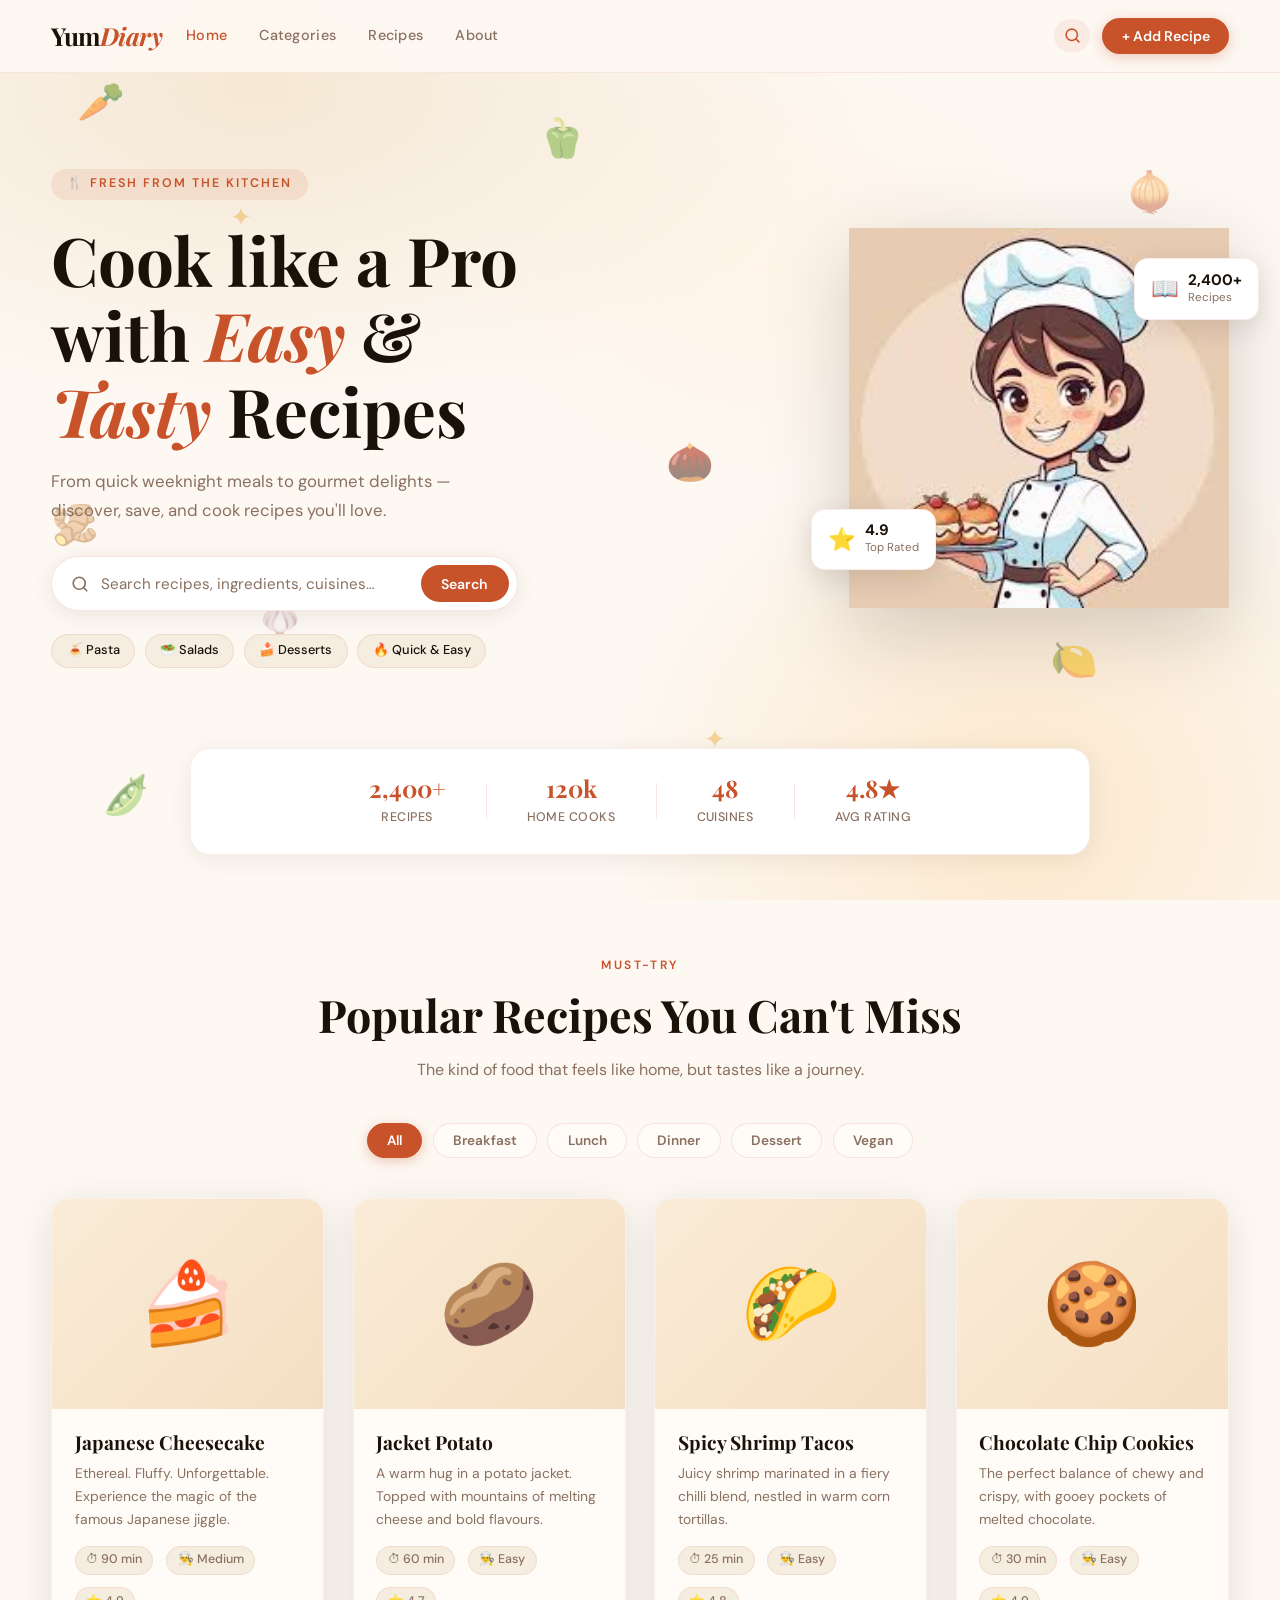
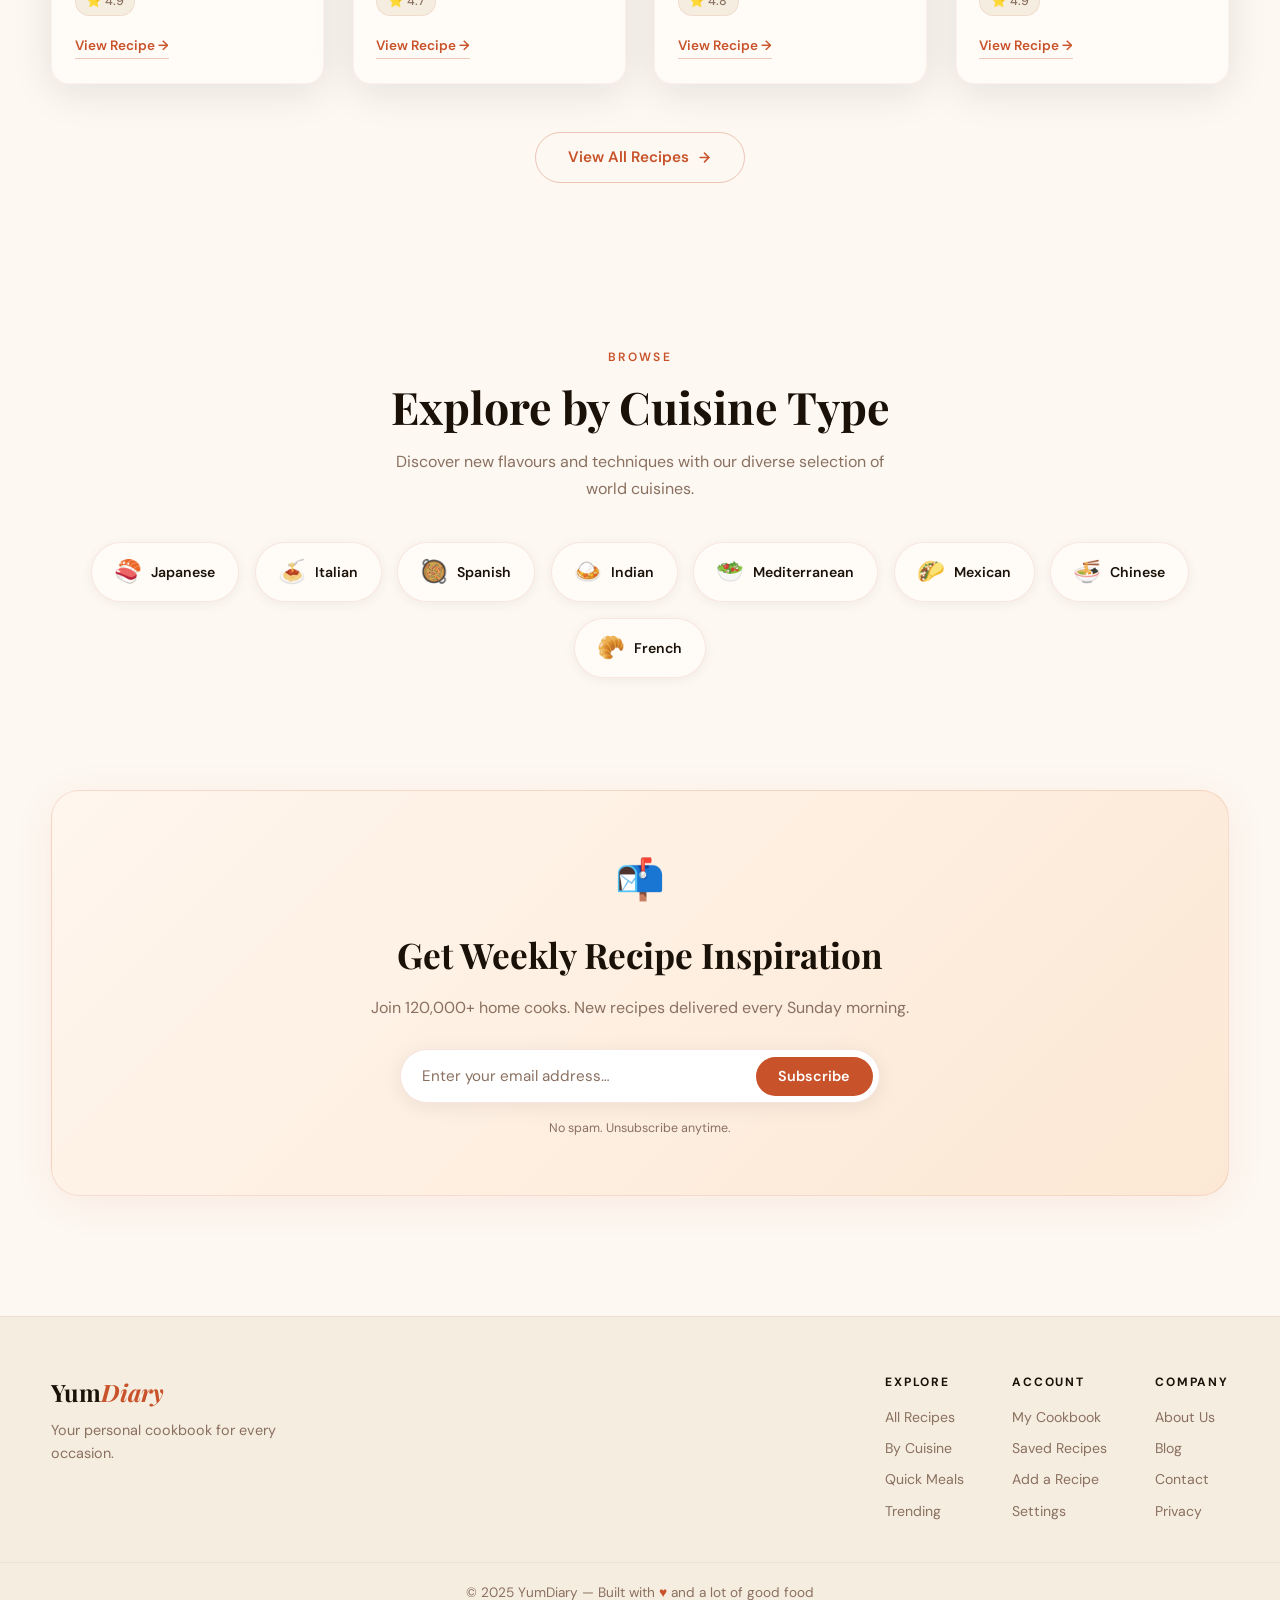
<file: index.html>
<!DOCTYPE html>
<html lang="en">
<head>
  <meta charset="UTF-8">
  <meta name="viewport" content="width=device-width, initial-scale=1.0">
  <title>YumDiary — Cook Like a Pro</title>
  <link rel="stylesheet" href="index.css">
  <link href="https://fonts.googleapis.com/css2?family=Playfair+Display:ital,wght@0,400;0,700;1,400&family=DM+Sans:wght@300;400;500;600&display=swap" rel="stylesheet">
</head>
<body>

  <div class="marble"></div>

  <div id="stage">
    <div class="ing" id="i1">🥕</div>
    <div class="ing" id="i2">🧅</div>
    <div class="ing" id="i3">🌿</div>
    <div class="ing" id="i4">🫚</div>
    <div class="ing" id="i5">🫑</div>
    <div class="ing" id="i6">🍋</div>
    <div class="ing" id="i7">🌶️</div>
    <div class="ing" id="i8">🧄</div>
    <div class="ing accent" id="i9">✦</div>
    <div class="ing accent" id="i10">✦</div>
    <div class="ing" id="i11">🌰</div>
    <div class="ing" id="i12">🫛</div>
  </div>

  <!-- Navigation -->
  <nav>
    <div class="logo">Yum<em>Diary</em></div>
    <div class="nav-links">
      <a href="index.html" class="nav-active">Home</a>
      <a href="category.html">Categories</a>
      <a href="Recipemenu.html">Recipes</a>
      <a href="aboutpage.html">About</a>
    </div>
    <div class="nav-actions">
      <button class="nav-btn ghost" aria-label="Search">
        <svg width="17" height="17" viewBox="0 0 24 24" fill="none" stroke="currentColor" stroke-width="2.2" stroke-linecap="round" stroke-linejoin="round"><circle cx="11" cy="11" r="8"/><line x1="21" y1="21" x2="16.65" y2="16.65"/></svg>
      </button>
      <button class="nav-btn primary">+ Add Recipe</button>
    </div>
    <button class="hamburger" id="hamburger" aria-label="Menu">
      <span></span><span></span><span></span>
    </button>
  </nav>

  <div class="mobile-menu" id="mobileMenu">
    <a href="#">Home</a>
    <a href="#recipes">Recipes</a>
    <a href="#cuisines">Cuisines</a>
    <a href="#">About</a>
    <a href="#" class="mob-cta">+ Add Recipe</a>
  </div>

  <!-- Hero -->
  <div class="hero">
    <div class="hero-text">
      <div class="eyebrow">🍴 Fresh from the Kitchen</div>
      <h1>Cook like a Pro<br>with <em>Easy</em> &amp;<br><em>Tasty</em> Recipes</h1>
      <p class="hero-sub">From quick weeknight meals to gourmet delights — discover, save, and cook recipes you'll love.</p>

      <div class="search-bar">
        <svg class="search-icon" width="18" height="18" viewBox="0 0 24 24" fill="none" stroke="currentColor" stroke-width="2.2" stroke-linecap="round" stroke-linejoin="round"><circle cx="11" cy="11" r="8"/><line x1="21" y1="21" x2="16.65" y2="16.65"/></svg>
        <input type="text" placeholder="Search recipes, ingredients, cuisines…" />
        <button class="search-btn">Search</button>
      </div>

      <div class="hero-tags">
        <span class="htag">🍝 Pasta</span>
        <span class="htag">🥗 Salads</span>
        <span class="htag">🍰 Desserts</span>
        <span class="htag">🔥 Quick &amp; Easy</span>
      </div>
    </div>

    <div class="hero-visual">
      <div class="chef-wrap">
        <img
          class="chef-img"
          src="images-4.jpeg"
          alt="Chef illustration"
          onerror="this.src='https://www.freepnglogos.com/uploads/chef-png/chef-png-image-free-download-23.png'"
        />
      </div>
      <div class="hero-badge b1">
        <span class="badge-icon">⭐</span>
        <div>
          <div class="badge-val">4.9</div>
          <div class="badge-lbl">Top Rated</div>
        </div>
      </div>
      <div class="hero-badge b2">
        <span class="badge-icon">📖</span>
        <div>
          <div class="badge-val">2,400+</div>
          <div class="badge-lbl">Recipes</div>
        </div>
      </div>
    </div>
  </div>

  <!-- Stats Strip -->
  <div class="stats-strip">
    <div class="stat-item">
      <span class="stat-num">2,400+</span>
      <span class="stat-lbl">Recipes</span>
    </div>
    <div class="stat-div"></div>
    <div class="stat-item">
      <span class="stat-num">120k</span>
      <span class="stat-lbl">Home Cooks</span>
    </div>
    <div class="stat-div"></div>
    <div class="stat-item">
      <span class="stat-num">48</span>
      <span class="stat-lbl">Cuisines</span>
    </div>
    <div class="stat-div"></div>
    <div class="stat-item">
      <span class="stat-num">4.8★</span>
      <span class="stat-lbl">Avg Rating</span>
    </div>
  </div>

  <!-- Popular Recipes -->
  <section id="recipes">
    <div class="fi">
      <div class="s-label">Must-Try</div>
      <h2 class="s-title">Popular Recipes You Can't Miss</h2>
      <p class="s-sub">The kind of food that feels like home, but tastes like a journey.</p>
    </div>

    <div class="filter-row">
      <button class="filter-btn active">All</button>
      <button class="filter-btn">Breakfast</button>
      <button class="filter-btn">Lunch</button>
      <button class="filter-btn">Dinner</button>
      <button class="filter-btn">Dessert</button>
      <button class="filter-btn">Vegan</button>
    </div>

    <div class="grid">

      <div class="card" style="animation-delay:.04s">
        <div class="card-img">
          <img src="https://www.evelynscooking.com/wp-content/uploads/2022/03/Japanese-Cheesecake-11.jpg"
               alt="Japanese Cheesecake" onerror="this.parentElement.innerHTML='🍰'">
          <button class="bookmark" aria-label="Save recipe">
            <svg width="15" height="15" viewBox="0 0 24 24" fill="none" stroke="currentColor" stroke-width="2.5" stroke-linecap="round" stroke-linejoin="round"><path d="M19 21l-7-5-7 5V5a2 2 0 0 1 2-2h10a2 2 0 0 1 2 2z"/></svg>
          </button>
          <span class="card-tag-overlay">Dessert</span>
        </div>
        <div class="card-body">
          <h3 class="card-title">Japanese Cheesecake</h3>
          <p class="card-desc">Ethereal. Fluffy. Unforgettable. Experience the magic of the famous Japanese jiggle.</p>
          <div class="card-meta">
            <span class="meta-item">⏱ 90 min</span>
            <span class="meta-item">👨‍🍳 Medium</span>
            <span class="meta-item">⭐ 4.9</span>
          </div>
          <a href="#" class="card-btn">View Recipe →</a>
        </div>
      </div>

      <div class="card" style="animation-delay:.14s">
        <div class="card-img">
          <img src="https://www.drewandcole.com/cdn/shop/articles/loaded-jacket-potato.jpg"
               alt="Jacket Potato" onerror="this.parentElement.innerHTML='🥔'">
          <button class="bookmark" aria-label="Save recipe">
            <svg width="15" height="15" viewBox="0 0 24 24" fill="none" stroke="currentColor" stroke-width="2.5" stroke-linecap="round" stroke-linejoin="round"><path d="M19 21l-7-5-7 5V5a2 2 0 0 1 2-2h10a2 2 0 0 1 2 2z"/></svg>
          </button>
          <span class="card-tag-overlay">Comfort Food</span>
        </div>
        <div class="card-body">
          <h3 class="card-title">Jacket Potato</h3>
          <p class="card-desc">A warm hug in a potato jacket. Topped with mountains of melting cheese and bold flavours.</p>
          <div class="card-meta">
            <span class="meta-item">⏱ 60 min</span>
            <span class="meta-item">👨‍🍳 Easy</span>
            <span class="meta-item">⭐ 4.7</span>
          </div>
          <a href="#" class="card-btn">View Recipe →</a>
        </div>
      </div>

      <div class="card" style="animation-delay:.24s">
        <div class="card-img">
          <img src="https://kitchenswagger.com/wp-content/uploads/2019/04/spicy-shrimp-tacos-8.jpg"
               alt="Spicy Shrimp Tacos" onerror="this.parentElement.innerHTML='🌮'">
          <button class="bookmark" aria-label="Save recipe">
            <svg width="15" height="15" viewBox="0 0 24 24" fill="none" stroke="currentColor" stroke-width="2.5" stroke-linecap="round" stroke-linejoin="round"><path d="M19 21l-7-5-7 5V5a2 2 0 0 1 2-2h10a2 2 0 0 1 2 2z"/></svg>
          </button>
          <span class="card-tag-overlay">Street Food</span>
        </div>
        <div class="card-body">
          <h3 class="card-title">Spicy Shrimp Tacos</h3>
          <p class="card-desc">Juicy shrimp marinated in a fiery chilli blend, nestled in warm corn tortillas.</p>
          <div class="card-meta">
            <span class="meta-item">⏱ 25 min</span>
            <span class="meta-item">👨‍🍳 Easy</span>
            <span class="meta-item">⭐ 4.8</span>
          </div>
          <a href="#" class="card-btn">View Recipe →</a>
        </div>
      </div>

      <div class="card" style="animation-delay:.34s">
        <div class="card-img">
          <img src="https://www.evelynscooking.com/wp-content/uploads/2021/09/Gooey-Chocolate-Chip-Cookies-9.jpg"
               alt="Chocolate Chip Cookies" onerror="this.parentElement.innerHTML='🍪'">
          <button class="bookmark" aria-label="Save recipe">
            <svg width="15" height="15" viewBox="0 0 24 24" fill="none" stroke="currentColor" stroke-width="2.5" stroke-linecap="round" stroke-linejoin="round"><path d="M19 21l-7-5-7 5V5a2 2 0 0 1 2-2h10a2 2 0 0 1 2 2z"/></svg>
          </button>
          <span class="card-tag-overlay">Baking</span>
        </div>
        <div class="card-body">
          <h3 class="card-title">Chocolate Chip Cookies</h3>
          <p class="card-desc">The perfect balance of chewy and crispy, with gooey pockets of melted chocolate.</p>
          <div class="card-meta">
            <span class="meta-item">⏱ 30 min</span>
            <span class="meta-item">👨‍🍳 Easy</span>
            <span class="meta-item">⭐ 4.9</span>
          </div>
          <a href="#" class="card-btn">View Recipe →</a>
        </div>
      </div>

    </div>

    <div class="view-all-wrap">
      <a href="#" class="view-all-btn">View All Recipes
        <svg width="15" height="15" viewBox="0 0 24 24" fill="none" stroke="currentColor" stroke-width="2.5" stroke-linecap="round" stroke-linejoin="round"><line x1="5" y1="12" x2="19" y2="12"/><polyline points="12 5 19 12 12 19"/></svg>
      </a>
    </div>
  </section>

  <!-- Cuisine Types -->
  <section id="cuisines">
    <div class="fi">
      <div class="s-label">Browse</div>
      <h2 class="s-title">Explore by Cuisine Type</h2>
      <p class="s-sub">Discover new flavours and techniques with our diverse selection of world cuisines.</p>
    </div>
    <div class="cpills">
      <div class="pill"><span class="pem">🍣</span><span class="pname">Japanese</span></div>
      <div class="pill"><span class="pem">🍝</span><span class="pname">Italian</span></div>
      <div class="pill"><span class="pem">🥘</span><span class="pname">Spanish</span></div>
      <div class="pill"><span class="pem">🍛</span><span class="pname">Indian</span></div>
      <div class="pill"><span class="pem">🥗</span><span class="pname">Mediterranean</span></div>
      <div class="pill"><span class="pem">🌮</span><span class="pname">Mexican</span></div>
      <div class="pill"><span class="pem">🍜</span><span class="pname">Chinese</span></div>
      <div class="pill"><span class="pem">🥐</span><span class="pname">French</span></div>
    </div>
  </section>

  <!-- Newsletter -->
  <section class="newsletter-section">
    <div class="newsletter-box fi">
      <div class="nl-emoji">📬</div>
      <h2 class="nl-title">Get Weekly Recipe Inspiration</h2>
      <p class="nl-sub">Join 120,000+ home cooks. New recipes delivered every Sunday morning.</p>
      <div class="nl-form">
        <input type="email" placeholder="Enter your email address…" />
        <button class="nl-btn">Subscribe</button>
      </div>
      <p class="nl-note">No spam. Unsubscribe anytime.</p>
    </div>
  </section>

  <!-- Footer -->
  <footer>
    <div class="footer-top">
      <div class="footer-brand">
        <span class="flogo">Yum<em>Diary</em></span>
        <p class="footer-tagline">Your personal cookbook for every occasion.</p>
      </div>
      <div class="footer-links">
        <div class="fl-col">
          <div class="fl-head">Explore</div>
          <a href="#">All Recipes</a>
          <a href="#">By Cuisine</a>
          <a href="#">Quick Meals</a>
          <a href="#">Trending</a>
        </div>
        <div class="fl-col">
          <div class="fl-head">Account</div>
          <a href="#">My Cookbook</a>
          <a href="#">Saved Recipes</a>
          <a href="#">Add a Recipe</a>
          <a href="#">Settings</a>
        </div>
        <div class="fl-col">
          <div class="fl-head">Company</div>
          <a href="#">About Us</a>
          <a href="#">Blog</a>
          <a href="#">Contact</a>
          <a href="#">Privacy</a>
        </div>
      </div>
    </div>
    <div class="footer-bottom">
      <p>© 2025 YumDiary — Built with <span class="acc">♥</span> and a lot of good food</p>
    </div>
  </footer>

  <script>
    /* ── PARALLAX ── */
    const layers = [
      ['i1',.055],['i2',.05],['i3',.065],['i4',.04],
      ['i5',.13], ['i6',.11],['i7',.10], ['i8',.12],
      ['i9',.22], ['i10',.19],['i11',.24],['i12',.17]
    ].map(([id,s]) => ({ el: document.getElementById(id), s }));

    window.addEventListener('scroll', () => {
      const sy = window.scrollY;
      layers.forEach(({ el, s }) => {
        if (el) el.style.transform = `translateY(${-sy * s}px)`;
      });
    }, { passive: true });

    /* ── INTERSECTION OBSERVER ── */
    const obs = new IntersectionObserver(entries => {
      entries.forEach(e => { if (e.isIntersecting) e.target.classList.add('on'); });
    }, { threshold: 0.1 });
    document.querySelectorAll('.fi, .card, .pill').forEach(el => obs.observe(el));

    /* ── HAMBURGER ── */
    const hamburger = document.getElementById('hamburger');
    const mobileMenu = document.getElementById('mobileMenu');
    hamburger.addEventListener('click', () => {
      hamburger.classList.toggle('open');
      mobileMenu.classList.toggle('open');
    });

    /* ── BOOKMARK TOGGLE ── */
    document.querySelectorAll('.bookmark').forEach(btn => {
      btn.addEventListener('click', (e) => {
        e.preventDefault();
        btn.classList.toggle('saved');
      });
    });

    /* ── FILTER BUTTONS ── */
    document.querySelectorAll('.filter-btn').forEach(btn => {
      btn.addEventListener('click', () => {
        document.querySelectorAll('.filter-btn').forEach(b => b.classList.remove('active'));
        btn.classList.add('active');
      });
    });
  </script>

</body>
</html>
</file>
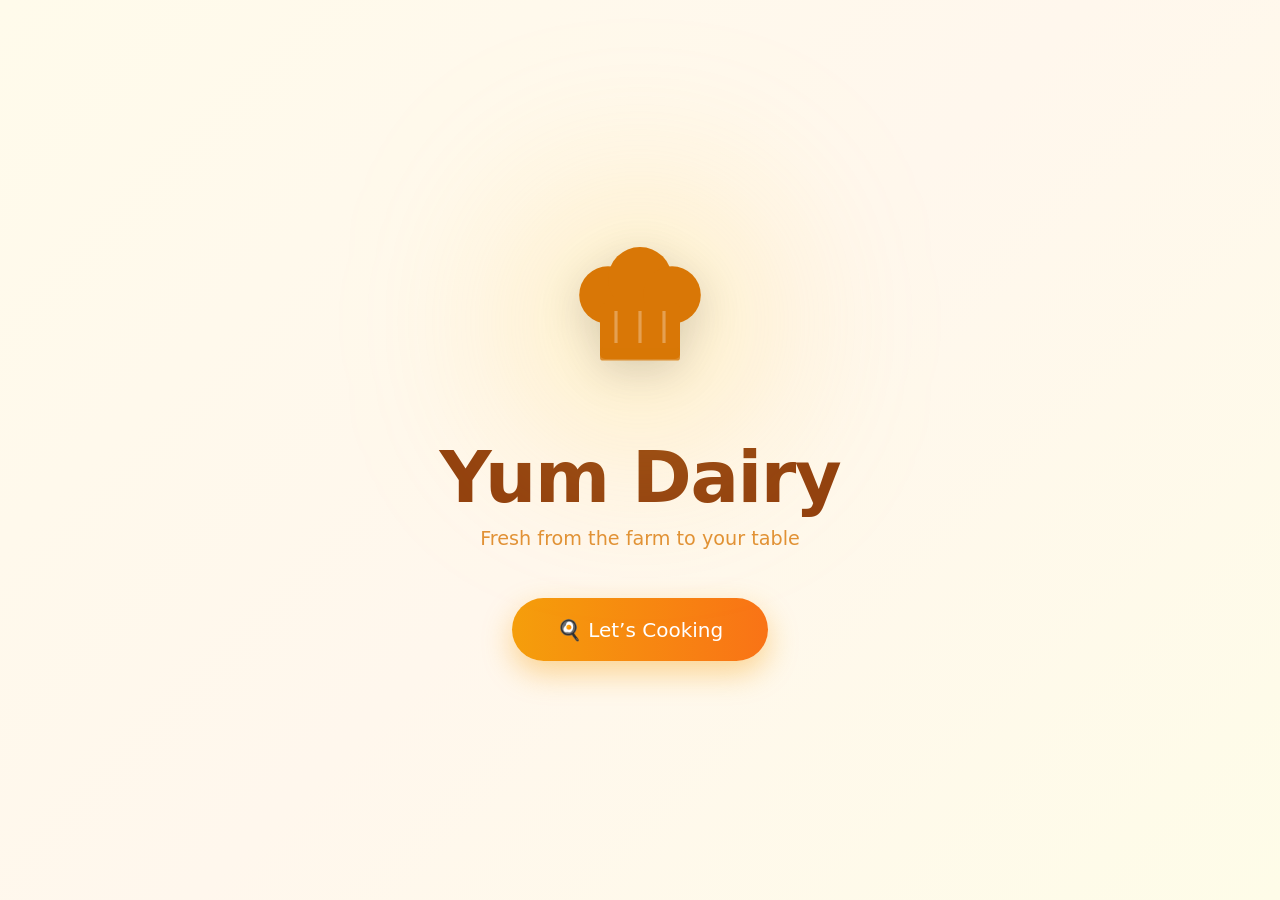
<file: 1.html>
<!DOCTYPE html>
<html lang="en">
<head>
  <meta charset="UTF-8" />
  <title>Yum Dairy</title>
  <meta name="viewport" content="width=device-width, initial-scale=1.0" />

  <style>
    :root {
      --amber-50: #fffbeb;
      --orange-50: #fff7ed;
      --yellow-50: #fefce8;
      --amber-300: #fcd34d;
      --amber-500: #f59e0b;
      --amber-600: #d97706;
      --amber-800: #92400e;
    }

    * {
      box-sizing: border-box;
      margin: 0;
      padding: 0;
      font-family: system-ui, -apple-system, BlinkMacSystemFont, sans-serif;
    }

    body {
      height: 100vh;
      overflow: hidden;
    }

    /* Splash container */
    .splash {
      position: fixed;
      inset: 0;
      z-index: 50;
      display: flex;
      align-items: center;
      justify-content: center;
      background: linear-gradient(
        135deg,
        var(--amber-50),
        var(--orange-50),
        var(--yellow-50)
      );
      transition: opacity 0.5s ease;
    }

    .splash.exit {
      opacity: 0;
      pointer-events: none;
    }

    /* Floating dishes */
    .floating {
      position: absolute;
      inset: 0;
      overflow: hidden;
      pointer-events: none;
    }

    .dish {
      position: absolute;
      bottom: -100px;
      animation-name: float-up;
      animation-timing-function: linear;
      animation-iteration-count: infinite;
    }

    @keyframes float-up {
      0% {
        transform: translateY(0) rotate(0deg);
        opacity: 0;
      }
      10% {
        opacity: 1;
      }
      90% {
        opacity: 1;
      }
      100% {
        transform: translateY(-110vh) rotate(360deg);
        opacity: 0;
      }
    }

    /* Content */
    .content {
      position: relative;
      z-index: 10;
      display: flex;
      flex-direction: column;
      align-items: center;
      gap: 2rem;
      text-align: center;
      animation: fade-in 0.8s ease;
    }

    @keyframes fade-in {
      from {
        opacity: 0;
        transform: translateY(12px);
      }
      to {
        opacity: 1;
        transform: translateY(0);
      }
    }

    /* Logo glow */
    .logo-wrapper {
      position: relative;
    }

    .logo-glow {
      position: absolute;
      inset: 0;
      background: rgba(252, 211, 77, 0.3);
      filter: blur(60px);
      border-radius: 50%;
      transform: scale(1.5);
    }

    svg {
      width: 160px;
      height: 160px;
      color: var(--amber-600);
      position: relative;
      z-index: 1;
      filter: drop-shadow(0 10px 20px rgba(0,0,0,0.15));
    }

    h1 {
      font-size: clamp(3rem, 6vw, 4.5rem);
      font-weight: 800;
      color: var(--amber-800);
      letter-spacing: -0.02em;
    }

    p {
      margin-top: 0.5rem;
      font-size: 1.2rem;
      color: rgba(217, 119, 6, 0.8);
      font-weight: 500;
    }

    /* Button */
    .enter-btn {
      margin-top: 1rem;
      padding: 1.2rem 2.8rem;
      font-size: 1.25rem;
      border: none;
      border-radius: 999px;
      cursor: pointer;
      color: #fff;
      background: linear-gradient(90deg, #f59e0b, #f97316);
      box-shadow: 0 12px 30px rgba(245, 158, 11, 0.4);
      transition: transform 0.3s ease, box-shadow 0.3s ease;
    }

    .enter-btn:hover {
      transform: scale(1.05);
      box-shadow: 0 18px 40px rgba(245, 158, 11, 0.5);
    }
  </style>
</head>

<body>

  <div class="splash" id="splash">
    <!-- Floating dishes -->
    <div class="floating">
      <div class="dish" style="left:10%; font-size:48px; animation-duration:8s;">🍕</div>
      <div class="dish" style="left:25%; font-size:40px; animation-duration:10s; animation-delay:1s;">🍔</div>
      <div class="dish" style="left:40%; font-size:44px; animation-duration:9s; animation-delay:.5s;">🍰</div>
      <div class="dish" style="left:55%; font-size:42px; animation-duration:11s; animation-delay:1.5s;">🥗</div>
      <div class="dish" style="left:70%; font-size:46px; animation-duration:8s; animation-delay:.8s;">🍜</div>
      <div class="dish" style="left:85%; font-size:38px; animation-duration:10s; animation-delay:2s;">🧁</div>
      <div class="dish" style="left:15%; font-size:40px; animation-duration:9s; animation-delay:1.2s;">🥧</div>
      <div class="dish" style="left:50%; font-size:50px; animation-duration:12s; animation-delay:.3s;">🍣</div>
      <div class="dish" style="left:80%; font-size:36px; animation-duration:8s; animation-delay:1.8s;">🥐</div>
      <div class="dish" style="left:35%; font-size:44px; animation-duration:11s; animation-delay:.6s;">🍩</div>
      <div class="dish" style="left:5%; font-size:42px; animation-duration:9s; animation-delay:2.2s;">🧀</div>
      <div class="dish" style="left:95%; font-size:40px; animation-duration:10s; animation-delay:.4s;">🥛</div>
    </div>

    <!-- Main content -->
    <div class="content">
      <div class="logo-wrapper">
        <div class="logo-glow"></div>

        <!-- Chef Cap Logo -->
        <svg viewBox="0 0 100 100" fill="none" xmlns="http://www.w3.org/2000/svg">
          <circle cx="30" cy="35" r="18" fill="currentColor"/>
          <circle cx="50" cy="25" r="20" fill="currentColor"/>
          <circle cx="70" cy="35" r="18" fill="currentColor"/>
          <rect x="25" y="40" width="50" height="35" rx="3" fill="currentColor"/>
          <rect x="25" y="68" width="50" height="8" rx="2" fill="currentColor" opacity="0.8"/>
          <line x1="35" y1="45" x2="35" y2="65" stroke="#fff" stroke-width="2" opacity="0.3"/>
          <line x1="50" y1="45" x2="50" y2="65" stroke="#fff" stroke-width="2" opacity="0.3"/>
          <line x1="65" y1="45" x2="65" y2="65" stroke="#fff" stroke-width="2" opacity="0.3"/>
        </svg>
      </div>

      <div>
        <h1>Yum Dairy</h1>
        <p>Fresh from the farm to your table</p>
      </div>

      <button class="enter-btn" onclick="enterApp()">🍳 Let’s Cooking</button>
    </div>
  </div>

  <script>
    function enterApp() {
      const splash = document.getElementById("splash");
      splash.classList.add("exit");

      setTimeout(() => {
        splash.remove();
        // Your main app can load here
        console.log("Splash dismissed");
      }, 500);
    }
  </script>

</body>
</html>
</file>
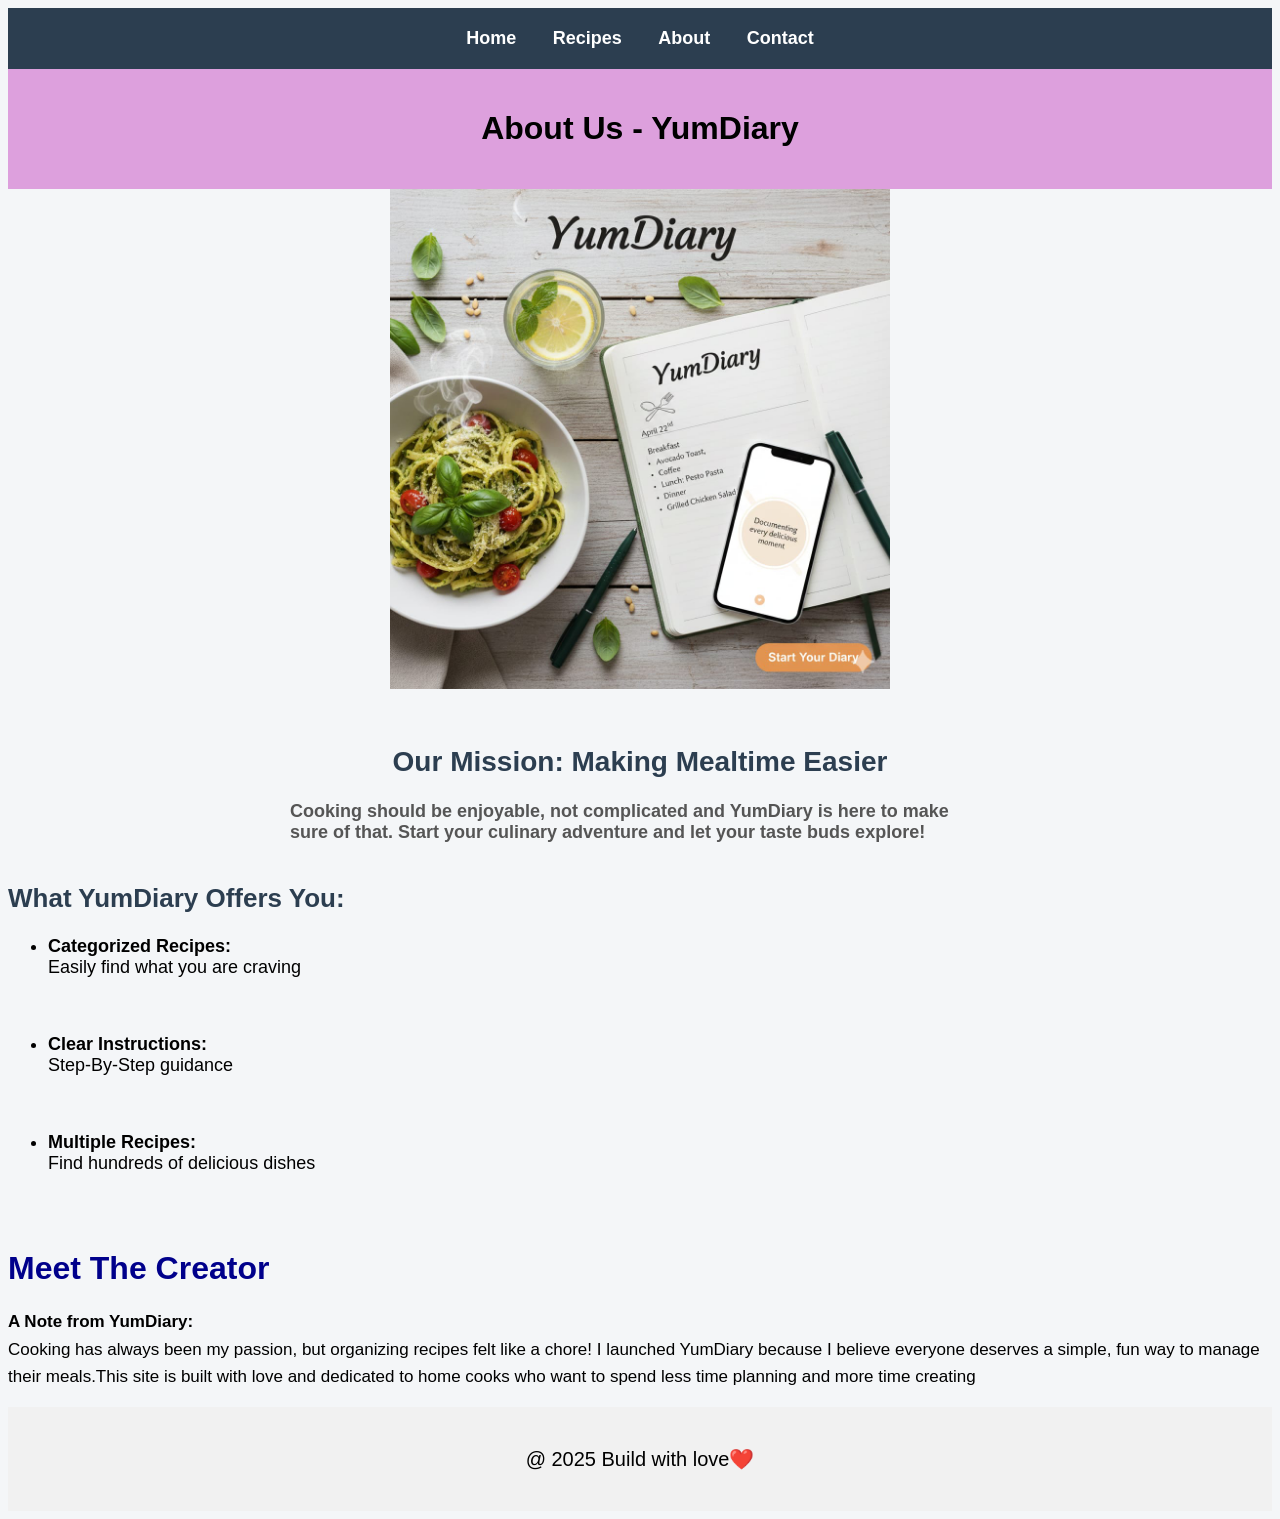
<file: about.html>
<!DOCTYPE html>
<html lang="en">
<head>
    <title>About Us</title>
</head>
<body style="font-family: Arial, Helvetica, sans-serif; background-color: #f4f6f8;">
    <header>
         <div style="text-align: center; background-color:#2c3e50; padding:20px; ">
            <a href="index.html" style="color:white; margin:0 16px; text-decoration:none; font-size:18px; font-weight: 600;">Home</a>
            <a href="recipe.html" style="color:white; margin:0 16px; text-decoration:none; font-size:18px; font-weight: 600;">Recipes</a>
            <a href="about.html" style="color:white; margin:0 16px;text-decoration:none; font-size:18px; font-weight: 600;">About</a>
            <a href="contact.html" style="color:white; margin:0 16px;text-decoration:none; font-size:18px; font-weight: 600;">Contact</a>
        </div>
    </header>
    <main>
    <div style="background-color: plum; text-align: center; padding: 20px;">
        <h1>About Us - YumDiary</h1>
    </div>
    <img src="PHOTO-2025-12-27-16-40-00.jpg"
        alt="Delicious homemade meals"
        style="width:100%; max-height:500px; object-fit:contain; border-radius:8px; margin-bottom:30px;">

    <h2 style="text-align: center; color:#2c3e50; font-size:28px;">Our Mission: Making Mealtime Easier</h2>

    <h3 style="font-size:18px; font-size: 18px; color: #555; max-width: 700px; margin: 20px auto 40px; ">Cooking should be enjoyable, not complicated and YumDiary is here to make sure of that. Start your culinary adventure and let your taste buds explore!</h3>

    
    <h2 style="color:#2c3e50; font-size:26px;">What YumDiary Offers You:</h2>
    <ul>
       <li style="font-size:18px; margin-bottom:20px;"><b>Categorized Recipes:</b><br>Easily find what you are craving</li>
       <br><br>
       <li style="font-size:18px; margin-bottom:20px;"><b>Clear Instructions:</b><br>Step-By-Step guidance </li>
       <br><br>
       <li style="font-size:18px;"><b>Multiple Recipes:</b><br>Find hundreds of delicious dishes</li>
       <br><br>
    </ul>

    <h1 style="color:darkblue; margin-top: 40px;">Meet The Creator</h1>
    
    <p style="font-size:17px; line-height:1.6;">
        <b>A Note from YumDiary:</b><br>
        Cooking has always been my passion, but organizing recipes felt like a chore! I launched YumDiary because I believe everyone deserves a simple, fun way to manage their meals.This site is built with love and dedicated to home cooks who want to spend less time planning and more time creating</p>
    
</main>
<footer style="text-align: center; padding: 20px ; background-color: #f1f1f1; ">
    <p style="font-size: 20px;">@ 2025 Build with love❤️</p>
</footer>
    

</body>
</html>
</file>
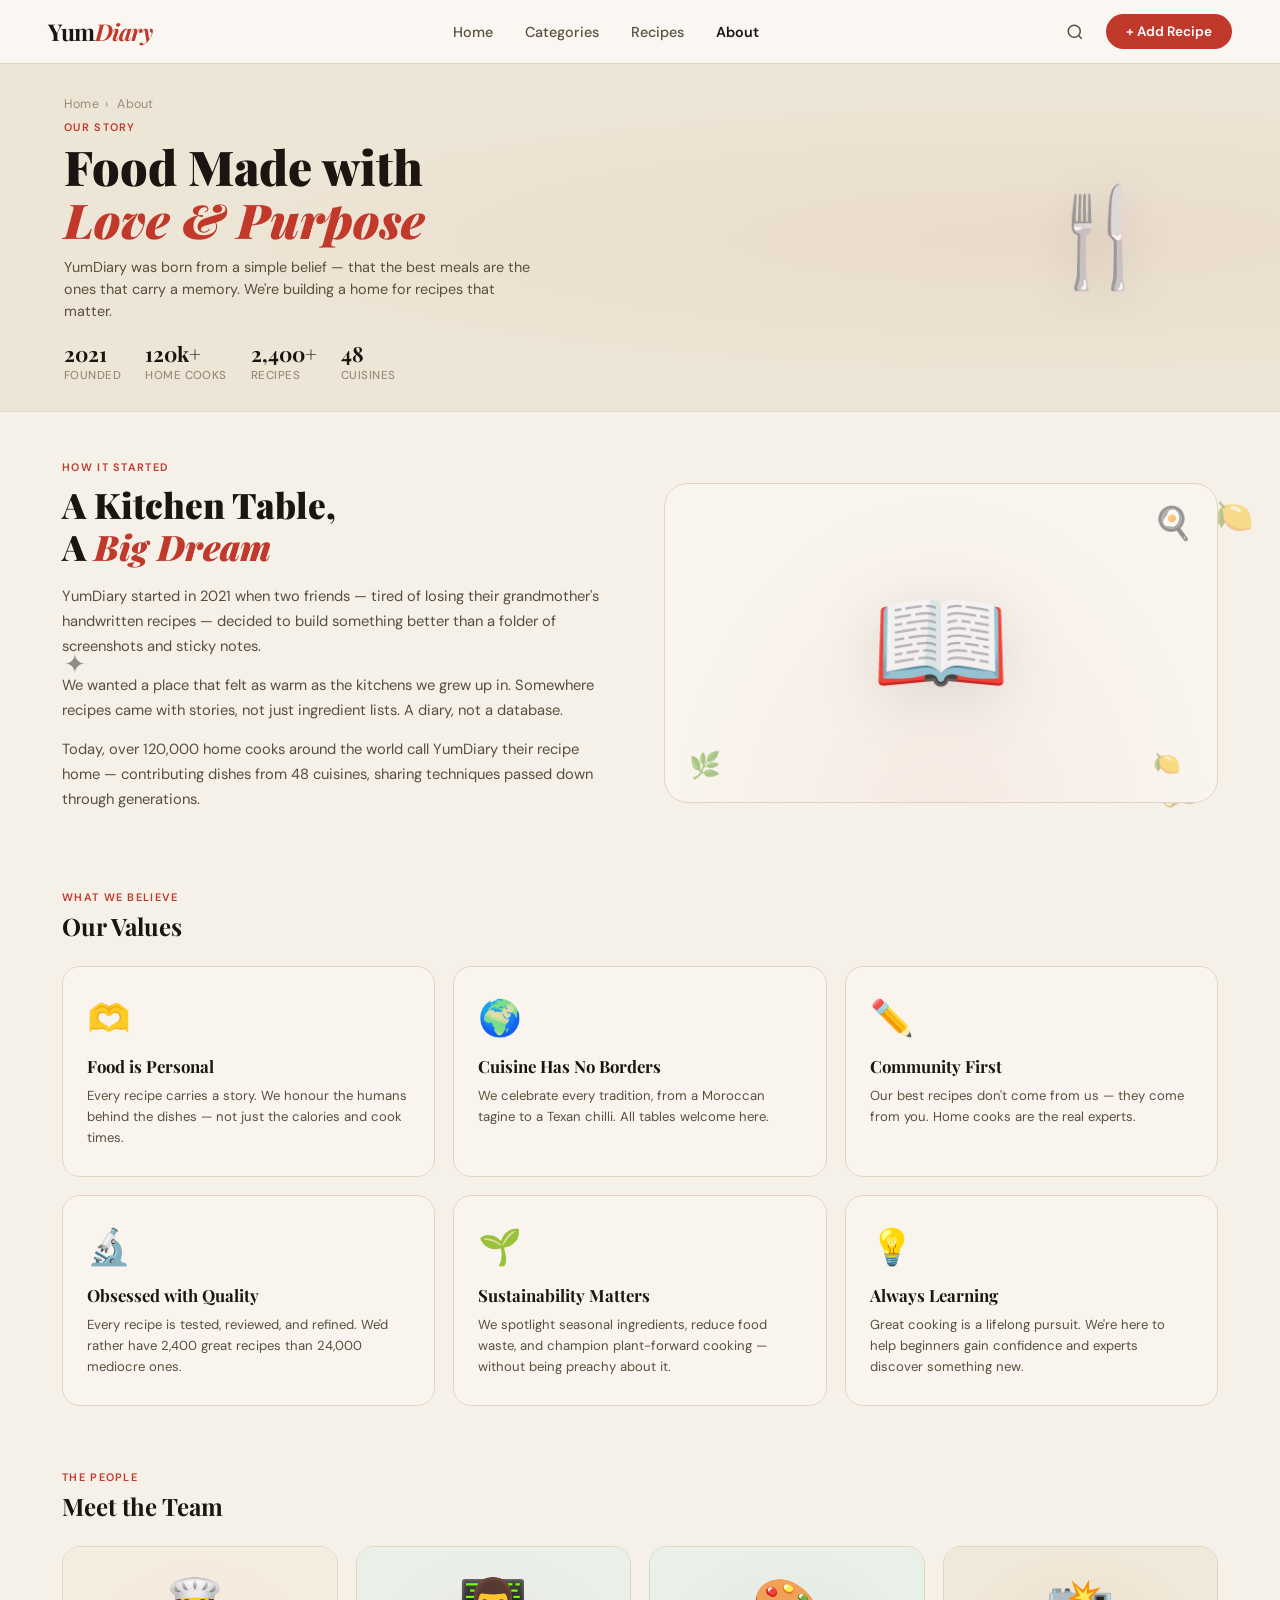
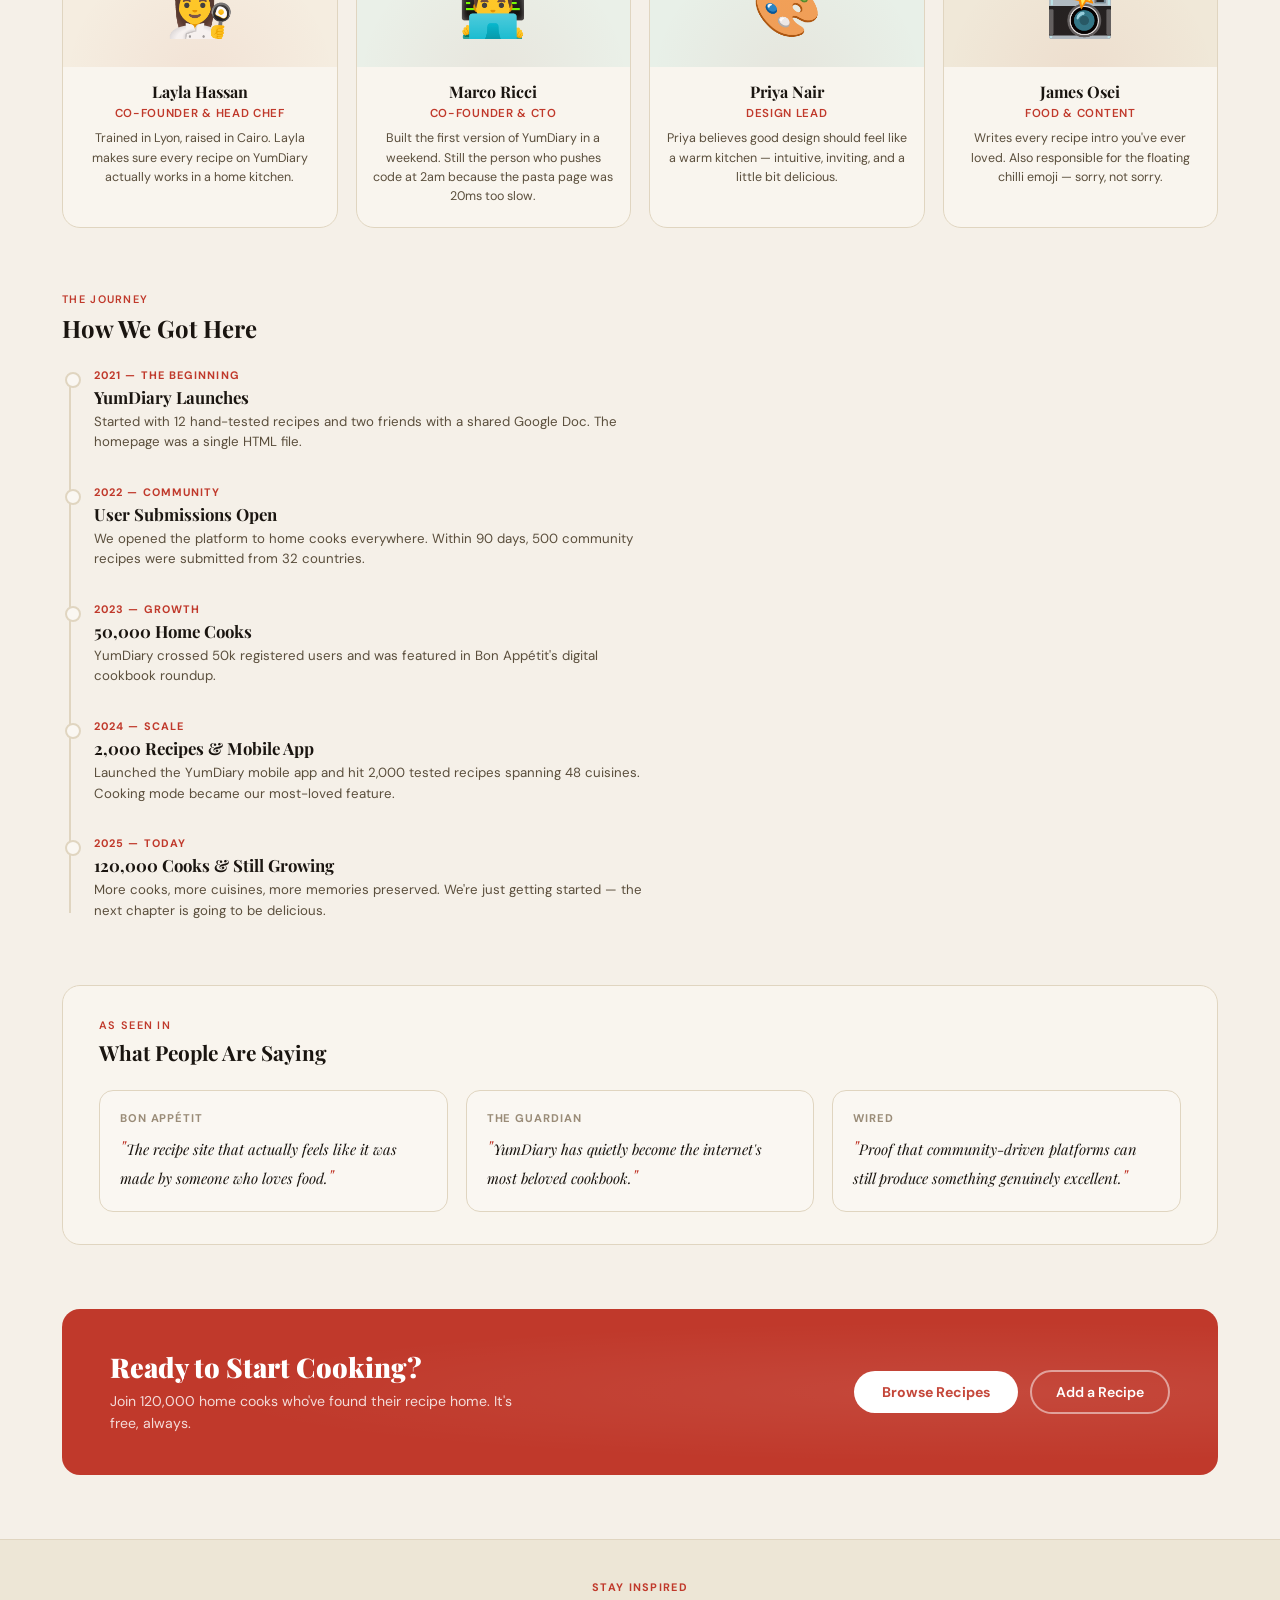
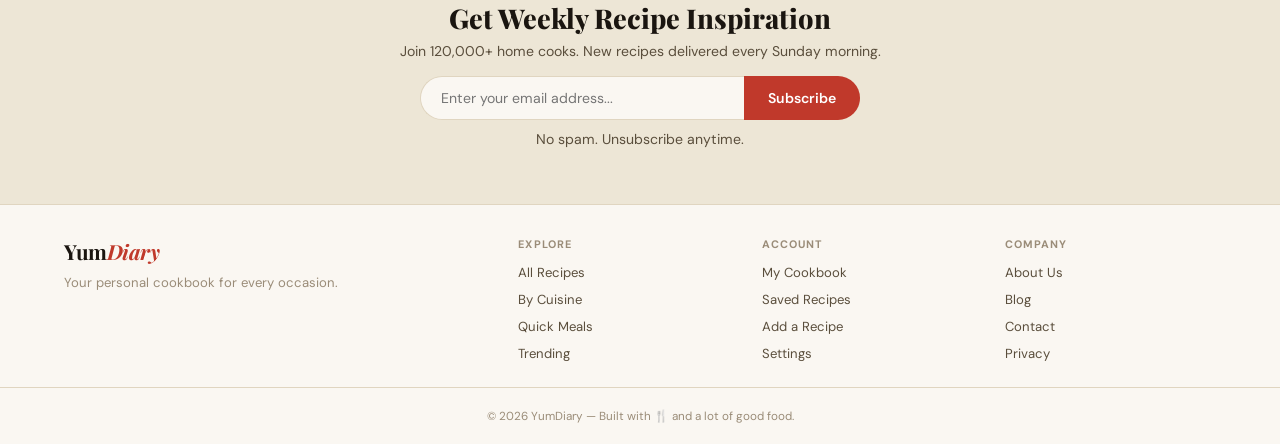
<file: aboutpage.html>
<!DOCTYPE html>
<html lang="en">
<head>
<meta charset="UTF-8">
<meta name="viewport" content="width=device-width, initial-scale=1.0">
<title>YumDiary – About</title>
<link href="https://fonts.googleapis.com/css2?family=Playfair+Display:ital,wght@0,400;0,700;0,900;1,400;1,700&family=DM+Sans:wght@300;400;500;600&display=swap" rel="stylesheet">
<link rel="stylesheet" href="about.css">
</head>
<body>

<!-- Floating Decorations -->
<div class="float-deco">🌿</div>
<div class="float-deco">🌶️</div>
<div class="float-deco">🧅</div>
<div class="float-deco">🍋</div>
<div class="float-deco">✦</div>
<div class="float-deco">🫚</div>

<!-- NAVBAR -->
<nav>
  <a href="#" class="logo">Yum<span>Diary</span></a>
  <ul class="nav-links">
    <li><a href="index.html">Home</a></li>
    <li><a href="category.html">Categories</a></li>
    <li><a href="Recipemenu.html">Recipes</a></li>
    <li><a href="aboutpage.html" class="active">About</a></li>
  </ul>
  <div class="nav-right">
    <button class="btn-icon">
      <svg width="18" height="18" viewBox="0 0 24 24" fill="none" stroke="currentColor" stroke-width="2"><circle cx="11" cy="11" r="8"/><path d="m21 21-4.35-4.35"/></svg>
    </button>
    <button class="btn-add">+ Add Recipe</button>
  </div>
</nav>

<!-- HERO BANNER -->
<div class="hero-banner">
  <div class="breadcrumb">
    <a href="#">Home</a><span>›</span> About
  </div>
  <div class="hero-label">Our Story</div>
  <h1 class="hero-title">Food Made with<br><em>Love & Purpose</em></h1>
  <p class="hero-desc">YumDiary was born from a simple belief — that the best meals are the ones that carry a memory. We're building a home for recipes that matter.</p>
  <div class="hero-stats">
    <div class="hero-stat"><strong>2021</strong><span>Founded</span></div>
    <div class="hero-stat"><strong>120k+</strong><span>Home Cooks</span></div>
    <div class="hero-stat"><strong>2,400+</strong><span>Recipes</span></div>
    <div class="hero-stat"><strong>48</strong><span>Cuisines</span></div>
  </div>
  <div class="hero-emoji">🍴</div>
</div>

<!-- MAIN -->
<div class="page-wrapper">

  <!-- STORY -->
  <div class="story-grid">
    <div class="story-text">
      <div class="section-label">How It Started</div>
      <h2>A Kitchen Table,<br>A <em>Big Dream</em></h2>
      <p>YumDiary started in 2021 when two friends — tired of losing their grandmother's handwritten recipes — decided to build something better than a folder of screenshots and sticky notes.</p>
      <p>We wanted a place that felt as warm as the kitchens we grew up in. Somewhere recipes came with stories, not just ingredient lists. A diary, not a database.</p>
      <p>Today, over 120,000 home cooks around the world call YumDiary their recipe home — contributing dishes from 48 cuisines, sharing techniques passed down through generations.</p>
    </div>
    <div class="story-visual">
      <span class="big-emoji">📖</span>
      <span class="deco-emoji">🍳</span>
      <span class="deco-emoji">🌿</span>
      <span class="deco-emoji">🍋</span>
    </div>
  </div>

  <!-- VALUES -->
  <div class="values-section">
    <div class="section-intro">
      <div class="section-intro-left">
        <div class="section-label">What We Believe</div>
        <h2>Our Values</h2>
      </div>
    </div>
    <div class="values-grid">
      <div class="value-card">
        <span class="value-icon">🫶</span>
        <h3>Food is Personal</h3>
        <p>Every recipe carries a story. We honour the humans behind the dishes — not just the calories and cook times.</p>
      </div>
      <div class="value-card">
        <span class="value-icon">🌍</span>
        <h3>Cuisine Has No Borders</h3>
        <p>We celebrate every tradition, from a Moroccan tagine to a Texan chilli. All tables welcome here.</p>
      </div>
      <div class="value-card">
        <span class="value-icon">✏️</span>
        <h3>Community First</h3>
        <p>Our best recipes don't come from us — they come from you. Home cooks are the real experts.</p>
      </div>
      <div class="value-card">
        <span class="value-icon">🔬</span>
        <h3>Obsessed with Quality</h3>
        <p>Every recipe is tested, reviewed, and refined. We'd rather have 2,400 great recipes than 24,000 mediocre ones.</p>
      </div>
      <div class="value-card">
        <span class="value-icon">🌱</span>
        <h3>Sustainability Matters</h3>
        <p>We spotlight seasonal ingredients, reduce food waste, and champion plant-forward cooking — without being preachy about it.</p>
      </div>
      <div class="value-card">
        <span class="value-icon">💡</span>
        <h3>Always Learning</h3>
        <p>Great cooking is a lifelong pursuit. We're here to help beginners gain confidence and experts discover something new.</p>
      </div>
    </div>
  </div>

  <!-- TEAM -->
  <div class="team-section">
    <div class="section-intro">
      <div class="section-intro-left">
        <div class="section-label">The People</div>
        <h2>Meet the Team</h2>
      </div>
    </div>
    <div class="team-grid">
      <div class="team-card">
        <div class="team-avatar" style="background:#f5ede0;">
          <span class="avatar-emoji">👩‍🍳</span>
        </div>
        <div class="team-body">
          <div class="team-name">Layla Hassan</div>
          <div class="team-role">Co-founder & Head Chef</div>
          <div class="team-bio">Trained in Lyon, raised in Cairo. Layla makes sure every recipe on YumDiary actually works in a home kitchen.</div>
        </div>
      </div>
      <div class="team-card">
        <div class="team-avatar" style="background:#eaf0e8;">
          <span class="avatar-emoji">👨‍💻</span>
        </div>
        <div class="team-body">
          <div class="team-name">Marco Ricci</div>
          <div class="team-role">Co-founder & CTO</div>
          <div class="team-bio">Built the first version of YumDiary in a weekend. Still the person who pushes code at 2am because the pasta page was 20ms too slow.</div>
        </div>
      </div>
      <div class="team-card">
        <div class="team-avatar" style="background:#e8f0e8;">
          <span class="avatar-emoji">🎨</span>
        </div>
        <div class="team-body">
          <div class="team-name">Priya Nair</div>
          <div class="team-role">Design Lead</div>
          <div class="team-bio">Priya believes good design should feel like a warm kitchen — intuitive, inviting, and a little bit delicious.</div>
        </div>
      </div>
      <div class="team-card">
        <div class="team-avatar" style="background:#f0e8d8;">
          <span class="avatar-emoji">📸</span>
        </div>
        <div class="team-body">
          <div class="team-name">James Osei</div>
          <div class="team-role">Food & Content</div>
          <div class="team-bio">Writes every recipe intro you've ever loved. Also responsible for the floating chilli emoji — sorry, not sorry.</div>
        </div>
      </div>
    </div>
  </div>

  <!-- MILESTONES -->
  <div class="milestones-section">
    <div class="section-intro">
      <div class="section-intro-left">
        <div class="section-label">The Journey</div>
        <h2>How We Got Here</h2>
      </div>
    </div>
    <div class="timeline">
      <div class="timeline-item">
        <div class="timeline-dot"></div>
        <div class="timeline-year">2021 — The Beginning</div>
        <div class="timeline-title">YumDiary Launches</div>
        <div class="timeline-desc">Started with 12 hand-tested recipes and two friends with a shared Google Doc. The homepage was a single HTML file.</div>
      </div>
      <div class="timeline-item">
        <div class="timeline-dot"></div>
        <div class="timeline-year">2022 — Community</div>
        <div class="timeline-title">User Submissions Open</div>
        <div class="timeline-desc">We opened the platform to home cooks everywhere. Within 90 days, 500 community recipes were submitted from 32 countries.</div>
      </div>
      <div class="timeline-item">
        <div class="timeline-dot"></div>
        <div class="timeline-year">2023 — Growth</div>
        <div class="timeline-title">50,000 Home Cooks</div>
        <div class="timeline-desc">YumDiary crossed 50k registered users and was featured in Bon Appétit's digital cookbook roundup.</div>
      </div>
      <div class="timeline-item">
        <div class="timeline-dot"></div>
        <div class="timeline-year">2024 — Scale</div>
        <div class="timeline-title">2,000 Recipes & Mobile App</div>
        <div class="timeline-desc">Launched the YumDiary mobile app and hit 2,000 tested recipes spanning 48 cuisines. Cooking mode became our most-loved feature.</div>
      </div>
      <div class="timeline-item">
        <div class="timeline-dot"></div>
        <div class="timeline-year">2025 — Today</div>
        <div class="timeline-title">120,000 Cooks & Still Growing</div>
        <div class="timeline-desc">More cooks, more cuisines, more memories preserved. We're just getting started — the next chapter is going to be delicious.</div>
      </div>
    </div>
  </div>

  <!-- PRESS -->
  <div class="press-section">
    <div class="section-label">As Seen In</div>
    <h2>What People Are Saying</h2>
    <div class="press-grid">
      <div class="press-card">
        <div class="press-pub">Bon Appétit</div>
        <div class="press-quote">The recipe site that actually feels like it was made by someone who loves food.</div>
      </div>
      <div class="press-card">
        <div class="press-pub">The Guardian</div>
        <div class="press-quote">YumDiary has quietly become the internet's most beloved cookbook.</div>
      </div>
      <div class="press-card">
        <div class="press-pub">Wired</div>
        <div class="press-quote">Proof that community-driven platforms can still produce something genuinely excellent.</div>
      </div>
    </div>
  </div>

  <!-- CTA -->
  <div class="cta-band">
    <div>
      <h2>Ready to Start Cooking?</h2>
      <p>Join 120,000 home cooks who've found their recipe home. It's free, always.</p>
    </div>
    <div class="cta-actions">
      <button class="btn-cta-white">Browse Recipes</button>
      <button class="btn-cta-outline">Add a Recipe</button>
    </div>
  </div>

</div>

<!-- NEWSLETTER -->
<div class="newsletter">
  <div class="nl-label">Stay Inspired</div>
  <h3>Get Weekly Recipe Inspiration</h3>
  <p>Join 120,000+ home cooks. New recipes delivered every Sunday morning.</p>
  <div class="nl-form">
    <input class="nl-input" type="email" placeholder="Enter your email address...">
    <button class="nl-btn">Subscribe</button>
  </div>
  <p class="nl-disclaimer">No spam. Unsubscribe anytime.</p>
</div>

<!-- FOOTER -->
<footer>
  <div class="footer-brand">
    <a href="#" class="logo">Yum<span>Diary</span></a>
    <p>Your personal cookbook for every occasion.</p>
  </div>
  <div class="footer-col">
    <h4>Explore</h4>
    <ul>
      <li><a href="#">All Recipes</a></li>
      <li><a href="#">By Cuisine</a></li>
      <li><a href="#">Quick Meals</a></li>
      <li><a href="#">Trending</a></li>
    </ul>
  </div>
  <div class="footer-col">
    <h4>Account</h4>
    <ul>
      <li><a href="#">My Cookbook</a></li>
      <li><a href="#">Saved Recipes</a></li>
      <li><a href="#">Add a Recipe</a></li>
      <li><a href="#">Settings</a></li>
    </ul>
  </div>
  <div class="footer-col">
    <h4>Company</h4>
    <ul>
      <li><a href="#">About Us</a></li>
      <li><a href="#">Blog</a></li>
      <li><a href="#">Contact</a></li>
      <li><a href="#">Privacy</a></li>
    </ul>
  </div>
</footer>
<div class="footer-bottom">© 2026 YumDiary — Built with 🍴 and a lot of good food.</div>

</body>
</html>
</file>
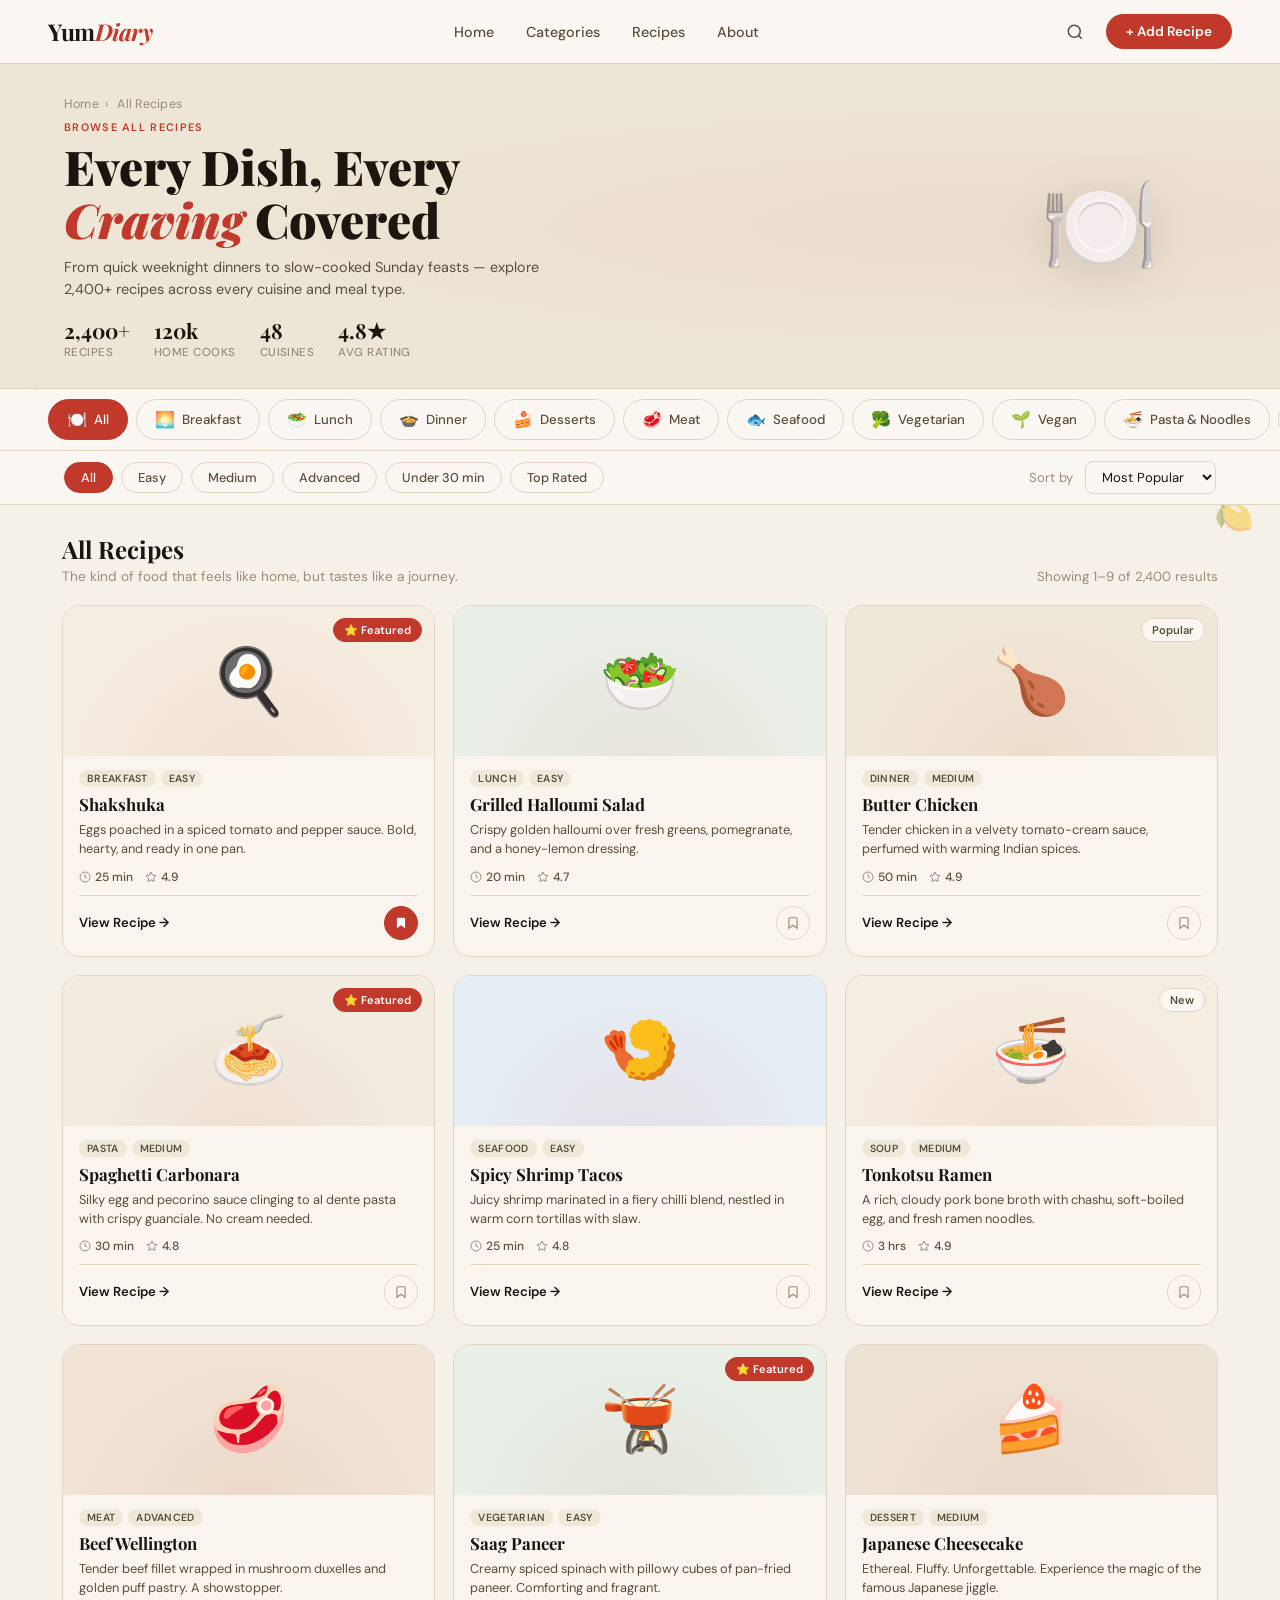
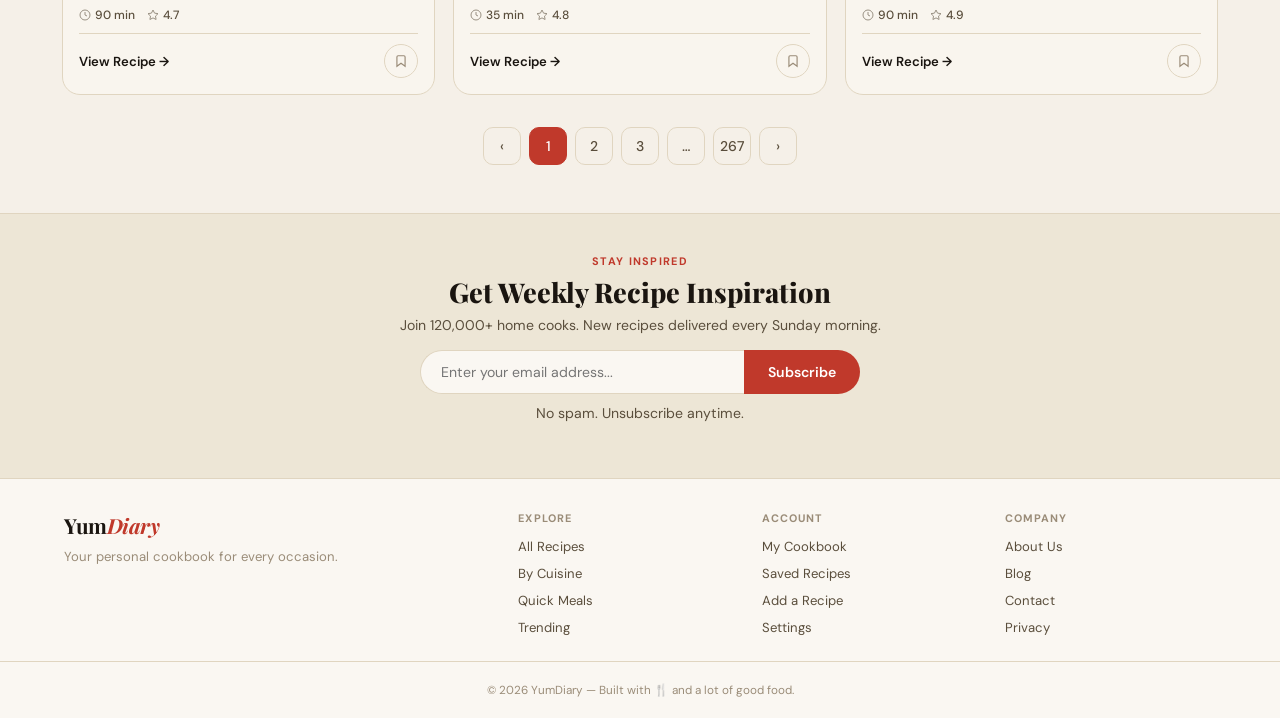
<file: category.html>
<!DOCTYPE html>
<html lang="en">
<head>
  <meta charset="UTF-8">
  <meta name="viewport" content="width=device-width, initial-scale=1.0">
  <title>YumDiary – All Recipes</title>
  <link href="https://fonts.googleapis.com/css2?family=Playfair+Display:ital,wght@0,400;0,700;0,900;1,400;1,700&family=DM+Sans:wght@300;400;500;600&display=swap" rel="stylesheet">
  <link rel="stylesheet" href="category.css">
</head>
<body>

<!-- Floating Decorations -->
<div class="float-deco">🌿</div>
<div class="float-deco">🌶️</div>
<div class="float-deco">🧅</div>
<div class="float-deco">🍋</div>
<div class="float-deco">✦</div>
<div class="float-deco">🫚</div>

<!-- NAVBAR -->
<nav>
  <a href="#" class="logo">Yum<span>Diary</span></a>
  <ul class="nav-links">
    <li><a href="index.html">Home</a></li>
    <li><a href="category.html">Categories</a></li>
    <li><a href="Recipemenu.html">Recipes</a></li>
    <li><a href="aboutpage.html">About</a></li>
  </ul>
  <div class="nav-right">
    <button class="btn-icon">
      <svg width="18" height="18" viewBox="0 0 24 24" fill="none" stroke="currentColor" stroke-width="2"><circle cx="11" cy="11" r="8"/><path d="m21 21-4.35-4.35"/></svg>
    </button>
    <button class="btn-add">+ Add Recipe</button>
  </div>
</nav>

<!-- HERO BANNER -->
<div class="hero-banner">
  <div class="breadcrumb">
    <a href="#">Home</a><span>›</span>
    All Recipes
  </div>
  <div class="hero-label">Browse All Recipes</div>
  <h1 class="hero-title">Every Dish, Every<br><em>Craving</em> Covered</h1>
  <p class="hero-desc">From quick weeknight dinners to slow-cooked Sunday feasts — explore 2,400+ recipes across every cuisine and meal type.</p>
  <div class="hero-stats">
    <div class="hero-stat"><strong>2,400+</strong><span>Recipes</span></div>
    <div class="hero-stat"><strong>120k</strong><span>Home Cooks</span></div>
    <div class="hero-stat"><strong>48</strong><span>Cuisines</span></div>
    <div class="hero-stat"><strong>4.8★</strong><span>Avg Rating</span></div>
  </div>
  <div class="hero-emoji">🍽️</div>
</div>

<!-- CATEGORY PILLS -->
<div class="category-strip">
  <button class="cat-pill active" onclick="setCat(this)"><span class="pill-icon">🍽️</span> All</button>
  <button class="cat-pill" onclick="setCat(this)"><span class="pill-icon">🌅</span> Breakfast</button>
  <button class="cat-pill" onclick="setCat(this)"><span class="pill-icon">🥗</span> Lunch</button>
  <button class="cat-pill" onclick="setCat(this)"><span class="pill-icon">🍲</span> Dinner</button>
  <button class="cat-pill" onclick="setCat(this)"><span class="pill-icon">🍰</span> Desserts</button>
  <button class="cat-pill" onclick="setCat(this)"><span class="pill-icon">🥩</span> Meat</button>
  <button class="cat-pill" onclick="setCat(this)"><span class="pill-icon">🐟</span> Seafood</button>
  <button class="cat-pill" onclick="setCat(this)"><span class="pill-icon">🥦</span> Vegetarian</button>
  <button class="cat-pill" onclick="setCat(this)"><span class="pill-icon">🌱</span> Vegan</button>
  <button class="cat-pill" onclick="setCat(this)"><span class="pill-icon">🍜</span> Pasta & Noodles</button>
  <button class="cat-pill" onclick="setCat(this)"><span class="pill-icon">🍕</span> Pizza & Bread</button>
  <button class="cat-pill" onclick="setCat(this)"><span class="pill-icon">🥘</span> Soups & Stews</button>
  <button class="cat-pill" onclick="setCat(this)"><span class="pill-icon">⚡</span> Quick & Easy</button>
</div>

<!-- FILTER BAR -->
<div class="filter-bar">
  <div class="filter-tags">
    <button class="filter-tag active" onclick="setFilter(this)">All</button>
    <button class="filter-tag" onclick="setFilter(this)">Easy</button>
    <button class="filter-tag" onclick="setFilter(this)">Medium</button>
    <button class="filter-tag" onclick="setFilter(this)">Advanced</button>
    <button class="filter-tag" onclick="setFilter(this)">Under 30 min</button>
    <button class="filter-tag" onclick="setFilter(this)">Top Rated</button>
  </div>
  <div class="filter-right">
    <label>Sort by</label>
    <select class="sort-select">
      <option>Most Popular</option>
      <option>Highest Rated</option>
      <option>Quickest</option>
      <option>Newest</option>
    </select>
  </div>
</div>

<!-- MAIN -->
<div class="page-wrapper">
  <div class="section-intro">
    <div>
      <h2>All Recipes</h2>
      <p>The kind of food that feels like home, but tastes like a journey.</p>
    </div>
    <span class="result-count">Showing 1–9 of 2,400 results</span>
  </div>

  <div class="recipe-grid">

    <!-- Card 1 - Breakfast -->
    <a href="Recipemenu.html" class="recipe-card">
      <div class="card-img" style="background:#f5ede0;">
        <span class="emoji">🍳</span>
        <span class="card-badge featured">⭐ Featured</span>
      </div>
      <div class="card-body">
        <div class="card-tags"><span class="card-tag">Breakfast</span><span class="card-tag">Easy</span></div>
        <div class="card-title">Shakshuka</div>
        <div class="card-desc">Eggs poached in a spiced tomato and pepper sauce. Bold, hearty, and ready in one pan.</div>
        <div class="card-meta">
          <span class="meta-item">
            <svg width="12" height="12" viewBox="0 0 24 24" fill="none" stroke="currentColor" stroke-width="2"><circle cx="12" cy="12" r="10"/><polyline points="12 6 12 12 16 14"/></svg>
            25 min
          </span>
          <span class="meta-item">
            <svg width="12" height="12" viewBox="0 0 24 24" fill="none" stroke="currentColor" stroke-width="2"><path d="M12 2l3.09 6.26L22 9.27l-5 4.87 1.18 6.88L12 17.77l-6.18 3.25L7 14.14 2 9.27l6.91-1.01L12 2z"/></svg>
            4.9
          </span>
        </div>
        <div class="card-footer">
          <span class="view-link">View Recipe →</span>
          <button class="save-btn saved" onclick="event.preventDefault(); toggleSave(this)">
            <svg width="14" height="14" viewBox="0 0 24 24" fill="currentColor" stroke="none"><path d="M19 21l-7-5-7 5V5a2 2 0 0 1 2-2h10a2 2 0 0 1 2 2z"/></svg>
          </button>
        </div>
      </div>
    </a>

    <!-- Card 2 - Lunch -->
    <a href="Recipemenu.html" class="recipe-card">
      <div class="card-img" style="background:#eaf0e8;">
        <span class="emoji">🥗</span>
      </div>
      <div class="card-body">
        <div class="card-tags"><span class="card-tag">Lunch</span><span class="card-tag">Easy</span></div>
        <div class="card-title">Grilled Halloumi Salad</div>
        <div class="card-desc">Crispy golden halloumi over fresh greens, pomegranate, and a honey-lemon dressing.</div>
        <div class="card-meta">
          <span class="meta-item">
            <svg width="12" height="12" viewBox="0 0 24 24" fill="none" stroke="currentColor" stroke-width="2"><circle cx="12" cy="12" r="10"/><polyline points="12 6 12 12 16 14"/></svg>
            20 min
          </span>
          <span class="meta-item">
            <svg width="12" height="12" viewBox="0 0 24 24" fill="none" stroke="currentColor" stroke-width="2"><path d="M12 2l3.09 6.26L22 9.27l-5 4.87 1.18 6.88L12 17.77l-6.18 3.25L7 14.14 2 9.27l6.91-1.01L12 2z"/></svg>
            4.7
          </span>
        </div>
        <div class="card-footer">
          <span class="view-link">View Recipe →</span>
          <button class="save-btn" onclick="event.preventDefault(); toggleSave(this)">
            <svg width="14" height="14" viewBox="0 0 24 24" fill="none" stroke="currentColor" stroke-width="2"><path d="M19 21l-7-5-7 5V5a2 2 0 0 1 2-2h10a2 2 0 0 1 2 2z"/></svg>
          </button>
        </div>
      </div>
    </a>

    <!-- Card 3 - Dinner -->
    <a href="Recipemenu.html" class="recipe-card">
      <div class="card-img" style="background:#f0e8d8;">
        <span class="emoji">🍗</span>
        <span class="card-badge">Popular</span>
      </div>
      <div class="card-body">
        <div class="card-tags"><span class="card-tag">Dinner</span><span class="card-tag">Medium</span></div>
        <div class="card-title">Butter Chicken</div>
        <div class="card-desc">Tender chicken in a velvety tomato-cream sauce, perfumed with warming Indian spices.</div>
        <div class="card-meta">
          <span class="meta-item">
            <svg width="12" height="12" viewBox="0 0 24 24" fill="none" stroke="currentColor" stroke-width="2"><circle cx="12" cy="12" r="10"/><polyline points="12 6 12 12 16 14"/></svg>
            50 min
          </span>
          <span class="meta-item">
            <svg width="12" height="12" viewBox="0 0 24 24" fill="none" stroke="currentColor" stroke-width="2"><path d="M12 2l3.09 6.26L22 9.27l-5 4.87 1.18 6.88L12 17.77l-6.18 3.25L7 14.14 2 9.27l6.91-1.01L12 2z"/></svg>
            4.9
          </span>
        </div>
        <div class="card-footer">
          <span class="view-link">View Recipe →</span>
          <button class="save-btn" onclick="event.preventDefault(); toggleSave(this)">
            <svg width="14" height="14" viewBox="0 0 24 24" fill="none" stroke="currentColor" stroke-width="2"><path d="M19 21l-7-5-7 5V5a2 2 0 0 1 2-2h10a2 2 0 0 1 2 2z"/></svg>
          </button>
        </div>
      </div>
    </a>

    <!-- Card 4 - Pasta -->
    <a href="Recipemenu.html" class="recipe-card">
      <div class="card-img" style="background:#f2ede0;">
        <span class="emoji">🍝</span>
        <span class="card-badge featured">⭐ Featured</span>
      </div>
      <div class="card-body">
        <div class="card-tags"><span class="card-tag">Pasta</span><span class="card-tag">Medium</span></div>
        <div class="card-title">Spaghetti Carbonara</div>
        <div class="card-desc">Silky egg and pecorino sauce clinging to al dente pasta with crispy guanciale. No cream needed.</div>
        <div class="card-meta">
          <span class="meta-item">
            <svg width="12" height="12" viewBox="0 0 24 24" fill="none" stroke="currentColor" stroke-width="2"><circle cx="12" cy="12" r="10"/><polyline points="12 6 12 12 16 14"/></svg>
            30 min
          </span>
          <span class="meta-item">
            <svg width="12" height="12" viewBox="0 0 24 24" fill="none" stroke="currentColor" stroke-width="2"><path d="M12 2l3.09 6.26L22 9.27l-5 4.87 1.18 6.88L12 17.77l-6.18 3.25L7 14.14 2 9.27l6.91-1.01L12 2z"/></svg>
            4.8
          </span>
        </div>
        <div class="card-footer">
          <span class="view-link">View Recipe →</span>
          <button class="save-btn" onclick="event.preventDefault(); toggleSave(this)">
            <svg width="14" height="14" viewBox="0 0 24 24" fill="none" stroke="currentColor" stroke-width="2"><path d="M19 21l-7-5-7 5V5a2 2 0 0 1 2-2h10a2 2 0 0 1 2 2z"/></svg>
          </button>
        </div>
      </div>
    </a>

    <!-- Card 5 - Seafood -->
    <a href="Recipemenu.html" class="recipe-card">
      <div class="card-img" style="background:#e6eef5;">
        <span class="emoji">🍤</span>
      </div>
      <div class="card-body">
        <div class="card-tags"><span class="card-tag">Seafood</span><span class="card-tag">Easy</span></div>
        <div class="card-title">Spicy Shrimp Tacos</div>
        <div class="card-desc">Juicy shrimp marinated in a fiery chilli blend, nestled in warm corn tortillas with slaw.</div>
        <div class="card-meta">
          <span class="meta-item">
            <svg width="12" height="12" viewBox="0 0 24 24" fill="none" stroke="currentColor" stroke-width="2"><circle cx="12" cy="12" r="10"/><polyline points="12 6 12 12 16 14"/></svg>
            25 min
          </span>
          <span class="meta-item">
            <svg width="12" height="12" viewBox="0 0 24 24" fill="none" stroke="currentColor" stroke-width="2"><path d="M12 2l3.09 6.26L22 9.27l-5 4.87 1.18 6.88L12 17.77l-6.18 3.25L7 14.14 2 9.27l6.91-1.01L12 2z"/></svg>
            4.8
          </span>
        </div>
        <div class="card-footer">
          <span class="view-link">View Recipe →</span>
          <button class="save-btn" onclick="event.preventDefault(); toggleSave(this)">
            <svg width="14" height="14" viewBox="0 0 24 24" fill="none" stroke="currentColor" stroke-width="2"><path d="M19 21l-7-5-7 5V5a2 2 0 0 1 2-2h10a2 2 0 0 1 2 2z"/></svg>
          </button>
        </div>
      </div>
    </a>

    <!-- Card 6 - Soup -->
    <a href="Recipemenu.html" class="recipe-card">
      <div class="card-img" style="background:#f5ede0;">
        <span class="emoji">🍜</span>
        <span class="card-badge">New</span>
      </div>
      <div class="card-body">
        <div class="card-tags"><span class="card-tag">Soup</span><span class="card-tag">Medium</span></div>
        <div class="card-title">Tonkotsu Ramen</div>
        <div class="card-desc">A rich, cloudy pork bone broth with chashu, soft-boiled egg, and fresh ramen noodles.</div>
        <div class="card-meta">
          <span class="meta-item">
            <svg width="12" height="12" viewBox="0 0 24 24" fill="none" stroke="currentColor" stroke-width="2"><circle cx="12" cy="12" r="10"/><polyline points="12 6 12 12 16 14"/></svg>
            3 hrs
          </span>
          <span class="meta-item">
            <svg width="12" height="12" viewBox="0 0 24 24" fill="none" stroke="currentColor" stroke-width="2"><path d="M12 2l3.09 6.26L22 9.27l-5 4.87 1.18 6.88L12 17.77l-6.18 3.25L7 14.14 2 9.27l6.91-1.01L12 2z"/></svg>
            4.9
          </span>
        </div>
        <div class="card-footer">
          <span class="view-link">View Recipe →</span>
          <button class="save-btn" onclick="event.preventDefault(); toggleSave(this)">
            <svg width="14" height="14" viewBox="0 0 24 24" fill="none" stroke="currentColor" stroke-width="2"><path d="M19 21l-7-5-7 5V5a2 2 0 0 1 2-2h10a2 2 0 0 1 2 2z"/></svg>
          </button>
        </div>
      </div>
    </a>

    <!-- Card 7 - Meat -->
    <a href="Recipemenu.html" class="recipe-card">
      <div class="card-img" style="background:#f0e4d5;">
        <span class="emoji">🥩</span>
      </div>
      <div class="card-body">
        <div class="card-tags"><span class="card-tag">Meat</span><span class="card-tag">Advanced</span></div>
        <div class="card-title">Beef Wellington</div>
        <div class="card-desc">Tender beef fillet wrapped in mushroom duxelles and golden puff pastry. A showstopper.</div>
        <div class="card-meta">
          <span class="meta-item">
            <svg width="12" height="12" viewBox="0 0 24 24" fill="none" stroke="currentColor" stroke-width="2"><circle cx="12" cy="12" r="10"/><polyline points="12 6 12 12 16 14"/></svg>
            90 min
          </span>
          <span class="meta-item">
            <svg width="12" height="12" viewBox="0 0 24 24" fill="none" stroke="currentColor" stroke-width="2"><path d="M12 2l3.09 6.26L22 9.27l-5 4.87 1.18 6.88L12 17.77l-6.18 3.25L7 14.14 2 9.27l6.91-1.01L12 2z"/></svg>
            4.7
          </span>
        </div>
        <div class="card-footer">
          <span class="view-link">View Recipe →</span>
          <button class="save-btn" onclick="event.preventDefault(); toggleSave(this)">
            <svg width="14" height="14" viewBox="0 0 24 24" fill="none" stroke="currentColor" stroke-width="2"><path d="M19 21l-7-5-7 5V5a2 2 0 0 1 2-2h10a2 2 0 0 1 2 2z"/></svg>
          </button>
        </div>
      </div>
    </a>

    <!-- Card 8 - Vegetarian -->
    <a href="Recipemenu.html" class="recipe-card">
      <div class="card-img" style="background:#e8f0e8;">
        <span class="emoji">🫕</span>
        <span class="card-badge featured">⭐ Featured</span>
      </div>
      <div class="card-body">
        <div class="card-tags"><span class="card-tag">Vegetarian</span><span class="card-tag">Easy</span></div>
        <div class="card-title">Saag Paneer</div>
        <div class="card-desc">Creamy spiced spinach with pillowy cubes of pan-fried paneer. Comforting and fragrant.</div>
        <div class="card-meta">
          <span class="meta-item">
            <svg width="12" height="12" viewBox="0 0 24 24" fill="none" stroke="currentColor" stroke-width="2"><circle cx="12" cy="12" r="10"/><polyline points="12 6 12 12 16 14"/></svg>
            35 min
          </span>
          <span class="meta-item">
            <svg width="12" height="12" viewBox="0 0 24 24" fill="none" stroke="currentColor" stroke-width="2"><path d="M12 2l3.09 6.26L22 9.27l-5 4.87 1.18 6.88L12 17.77l-6.18 3.25L7 14.14 2 9.27l6.91-1.01L12 2z"/></svg>
            4.8
          </span>
        </div>
        <div class="card-footer">
          <span class="view-link">View Recipe →</span>
          <button class="save-btn" onclick="event.preventDefault(); toggleSave(this)">
            <svg width="14" height="14" viewBox="0 0 24 24" fill="none" stroke="currentColor" stroke-width="2"><path d="M19 21l-7-5-7 5V5a2 2 0 0 1 2-2h10a2 2 0 0 1 2 2z"/></svg>
          </button>
        </div>
      </div>
    </a>

    <!-- Card 9 - Dessert -->
    <a href="Recipemenu.html" class="recipe-card">
      <div class="card-img" style="background:#ede3d4;">
        <span class="emoji">🍰</span>
      </div>
      <div class="card-body">
        <div class="card-tags"><span class="card-tag">Dessert</span><span class="card-tag">Medium</span></div>
        <div class="card-title">Japanese Cheesecake</div>
        <div class="card-desc">Ethereal. Fluffy. Unforgettable. Experience the magic of the famous Japanese jiggle.</div>
        <div class="card-meta">
          <span class="meta-item">
            <svg width="12" height="12" viewBox="0 0 24 24" fill="none" stroke="currentColor" stroke-width="2"><circle cx="12" cy="12" r="10"/><polyline points="12 6 12 12 16 14"/></svg>
            90 min
          </span>
          <span class="meta-item">
            <svg width="12" height="12" viewBox="0 0 24 24" fill="none" stroke="currentColor" stroke-width="2"><path d="M12 2l3.09 6.26L22 9.27l-5 4.87 1.18 6.88L12 17.77l-6.18 3.25L7 14.14 2 9.27l6.91-1.01L12 2z"/></svg>
            4.9
          </span>
        </div>
        <div class="card-footer">
          <span class="view-link">View Recipe →</span>
          <button class="save-btn" onclick="event.preventDefault(); toggleSave(this)">
            <svg width="14" height="14" viewBox="0 0 24 24" fill="none" stroke="currentColor" stroke-width="2"><path d="M19 21l-7-5-7 5V5a2 2 0 0 1 2-2h10a2 2 0 0 1 2 2z"/></svg>
          </button>
        </div>
      </div>
    </a>

  </div>

  <!-- PAGINATION -->
  <div class="pagination">
    <button class="page-btn">‹</button>
    <button class="page-btn active">1</button>
    <button class="page-btn">2</button>
    <button class="page-btn">3</button>
    <button class="page-btn">…</button>
    <button class="page-btn">267</button>
    <button class="page-btn">›</button>
  </div>
</div>

<!-- NEWSLETTER -->
<div class="newsletter">
  <div class="nl-label">Stay Inspired</div>
  <h3>Get Weekly Recipe Inspiration</h3>
  <p>Join 120,000+ home cooks. New recipes delivered every Sunday morning.</p>
  <div class="nl-form">
    <input class="nl-input" type="email" placeholder="Enter your email address...">
    <button class="nl-btn">Subscribe</button>
  </div>
  <p class="nl-disclaimer">No spam. Unsubscribe anytime.</p>
</div>

<!-- FOOTER -->
<footer>
  <div class="footer-brand">
    <a href="#" class="logo">Yum<span>Diary</span></a>
    <p>Your personal cookbook for every occasion.</p>
  </div>
  <div class="footer-col">
    <h4>Explore</h4>
    <ul>
      <li><a href="#">All Recipes</a></li>
      <li><a href="#">By Cuisine</a></li>
      <li><a href="#">Quick Meals</a></li>
      <li><a href="#">Trending</a></li>
    </ul>
  </div>
  <div class="footer-col">
    <h4>Account</h4>
    <ul>
      <li><a href="#">My Cookbook</a></li>
      <li><a href="#">Saved Recipes</a></li>
      <li><a href="#">Add a Recipe</a></li>
      <li><a href="#">Settings</a></li>
    </ul>
  </div>
  <div class="footer-col">
    <h4>Company</h4>
    <ul>
      <li><a href="#">About Us</a></li>
      <li><a href="#">Blog</a></li>
      <li><a href="#">Contact</a></li>
      <li><a href="#">Privacy</a></li>
    </ul>
  </div>
</footer>
<div class="footer-bottom">© 2026 YumDiary — Built with 🍴 and a lot of good food.</div>

<script>
  function setCat(el) {
    document.querySelectorAll('.cat-pill').forEach(p => p.classList.remove('active'));
    el.classList.add('active');
  }
  function setFilter(el) {
    document.querySelectorAll('.filter-tag').forEach(t => t.classList.remove('active'));
    el.classList.add('active');
  }
  function toggleSave(btn) {
    event.stopPropagation();
    btn.classList.toggle('saved');
    const isSaved = btn.classList.contains('saved');
    btn.innerHTML = isSaved
      ? '<svg width="14" height="14" viewBox="0 0 24 24" fill="currentColor" stroke="none"><path d="M19 21l-7-5-7 5V5a2 2 0 0 1 2-2h10a2 2 0 0 1 2 2z"/></svg>'
      : '<svg width="14" height="14" viewBox="0 0 24 24" fill="none" stroke="currentColor" stroke-width="2"><path d="M19 21l-7-5-7 5V5a2 2 0 0 1 2-2h10a2 2 0 0 1 2 2z"/></svg>';
  }
</script>

</body>
</html>
</file>
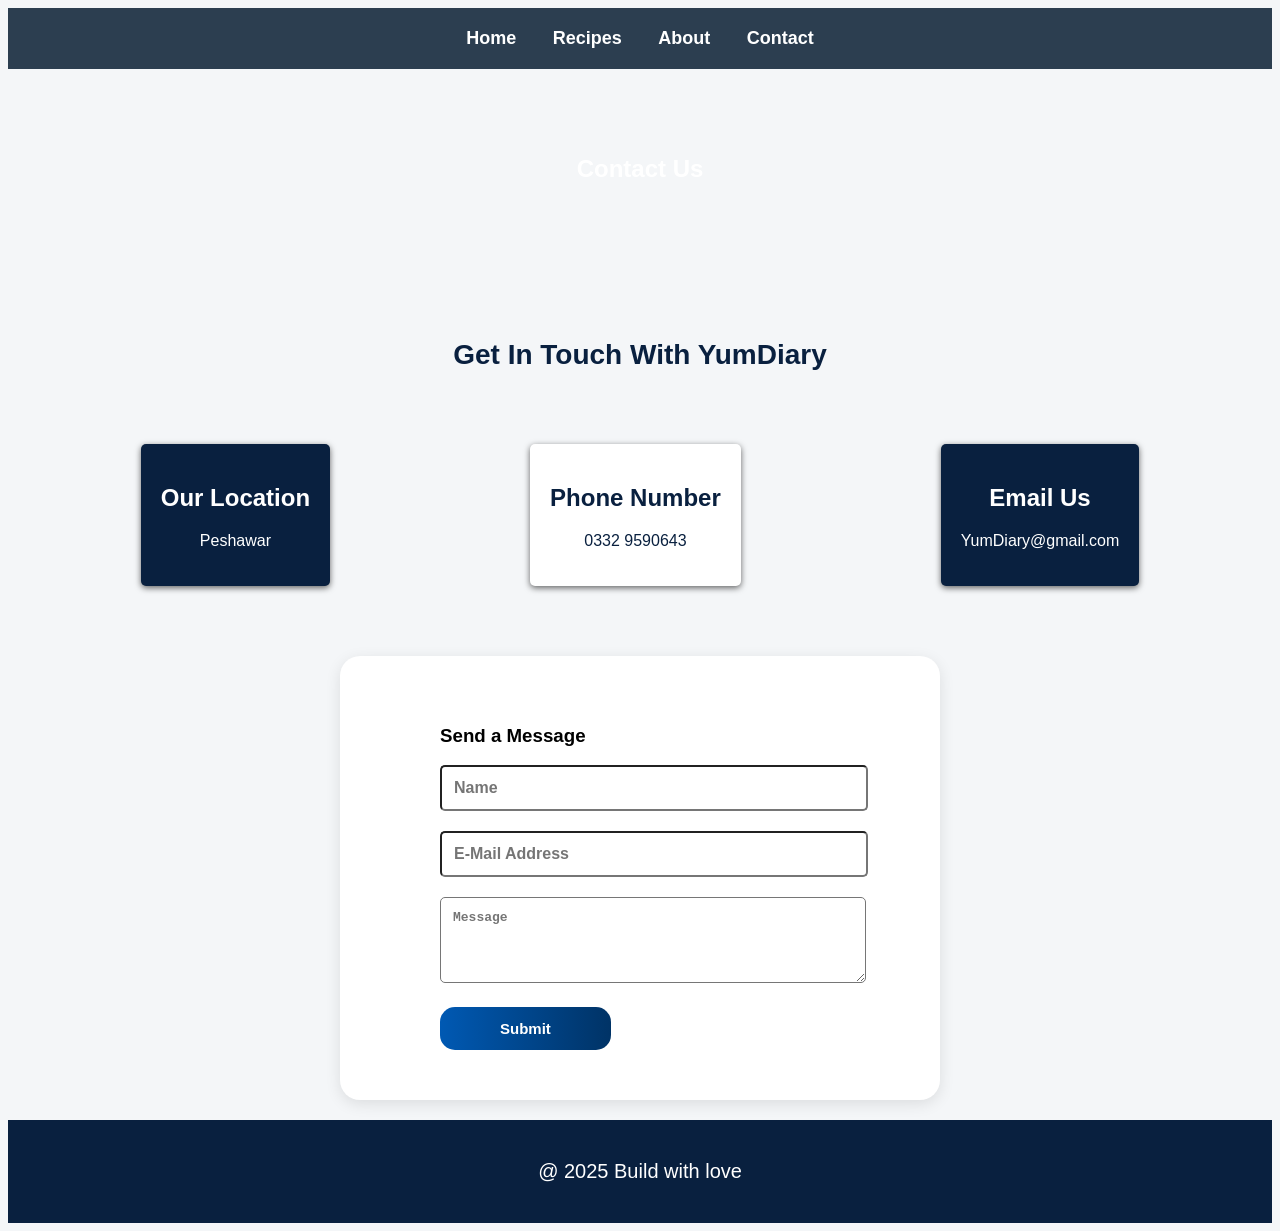
<file: contact.html>
<!DOCTYPE html>
<html lang="en">
<head>
    <title>Contact</title>
</head>
<body style="font-family: Arial, Helvetica, sans-serif; background-color: #f4f6f8;">
    <header>
         <div style="text-align: center; background-color:#2c3e50; padding:20px; ">
            <a href="index.html" style="color:white; margin:0 16px; text-decoration:none; font-size:18px; font-weight: 600;">Home</a>
            <a href="recipe.html" style="color:white; margin:0 16px; text-decoration:none; font-size:18px; font-weight: 600;">Recipes</a>
            <a href="about.html" style="color:white; margin:0 16px;text-decoration:none; font-size:18px; font-weight: 600;">About</a>
            <a href="contact.html" style="color:white; margin:0 16px;text-decoration:none; font-size:18px; font-weight: 600;">Contact</a>
        </div>
    </header>
    <main>
        <div style="background-image:url('https://accessnsite.com/wp-content/uploads/2020/05/page-heading-background-contact-us.jpg'); height: 200px; background-size: cover; background-position: center; color: white; display: flex; align-items: center; justify-content: center; font-size: 24px; font-weight: bold;">Contact Us</div>
        <h2 style="text-align: center; margin-top: 70px; font-size: 28px; font-weight: bold; color: #09203f;">Get In Touch With YumDiary</h2>
        <div style="display: flex; gap: 200px; flex-wrap: wrap; justify-content:center; padding: 50px 40px; max-width: 1500px; text-align: center;">
            <div style="background-color:#09203f; color: white; border-radius: 5px; padding: 20px; box-shadow: 0 2px 6px rgba(0,0,0,0.6); justify-content: center;"> 
            <h2>Our Location</h2>
            <p>Peshawar</p>
            </div>
            <div style="color:#09203f; background-color: white; border-radius: 5px; padding: 20px; box-shadow: 0 2px 6px rgba(0,0,0,0.6); justify-content: center;">
            <h2>Phone Number</h2>
            <p>0332 9590643</p>
            </div>
            <div style="background-color:#09203f; color: white; border-radius: 5px; padding: 20px; box-shadow: 0 2px 6px rgba(0,0,0,0.6); justify-content: center;">
            <h2>Email Us</h2>
            <p>YumDiary@gmail.com</p>
            </div>
        </div>
        <div style="background-color: white; padding: 50px 100px; border-radius: 20px; box-shadow: 0 4px 15px rgba(0,0,0,0.1); max-width: 400px; margin: 20px auto; font-size: medium;">
            <h3>Send a Message</h3>
            <form action="#" method="post">
            <input type="text" placeholder="Name" required style="width: 100%; padding: 12px; margin-bottom: 20px;font-weight:bold; font-size: medium; border-radius: 5px;">
            
            <input type="email" placeholder="E-Mail Address" required style="width: 100%; padding: 12px; margin-bottom: 20px; font-weight:bold; font-size: medium; border-radius: 5px;">
           
            <textarea placeholder="Message" rows="4" style="width: 100%; padding: 12px; margin-bottom: 20px;  font-weight:bold; font-size: medium; border-radius: 5px;"></textarea>
           
            <button type="submit" style="background: linear-gradient(to right,#0059b3,#003366); color: white; border-radius: 15px; font-weight: bold; padding: 13px 60px; border: none; font-size: 15px;">Submit</button>
            </form>
        </div>
    </main>
   <footer style="text-align: center; padding: 20px ; background-color: #09203f; color: white; ">
       <p style="font-size: 20px;">@ 2025 Build with love</p>
    </footer>
    
</body>
</html>
</file>
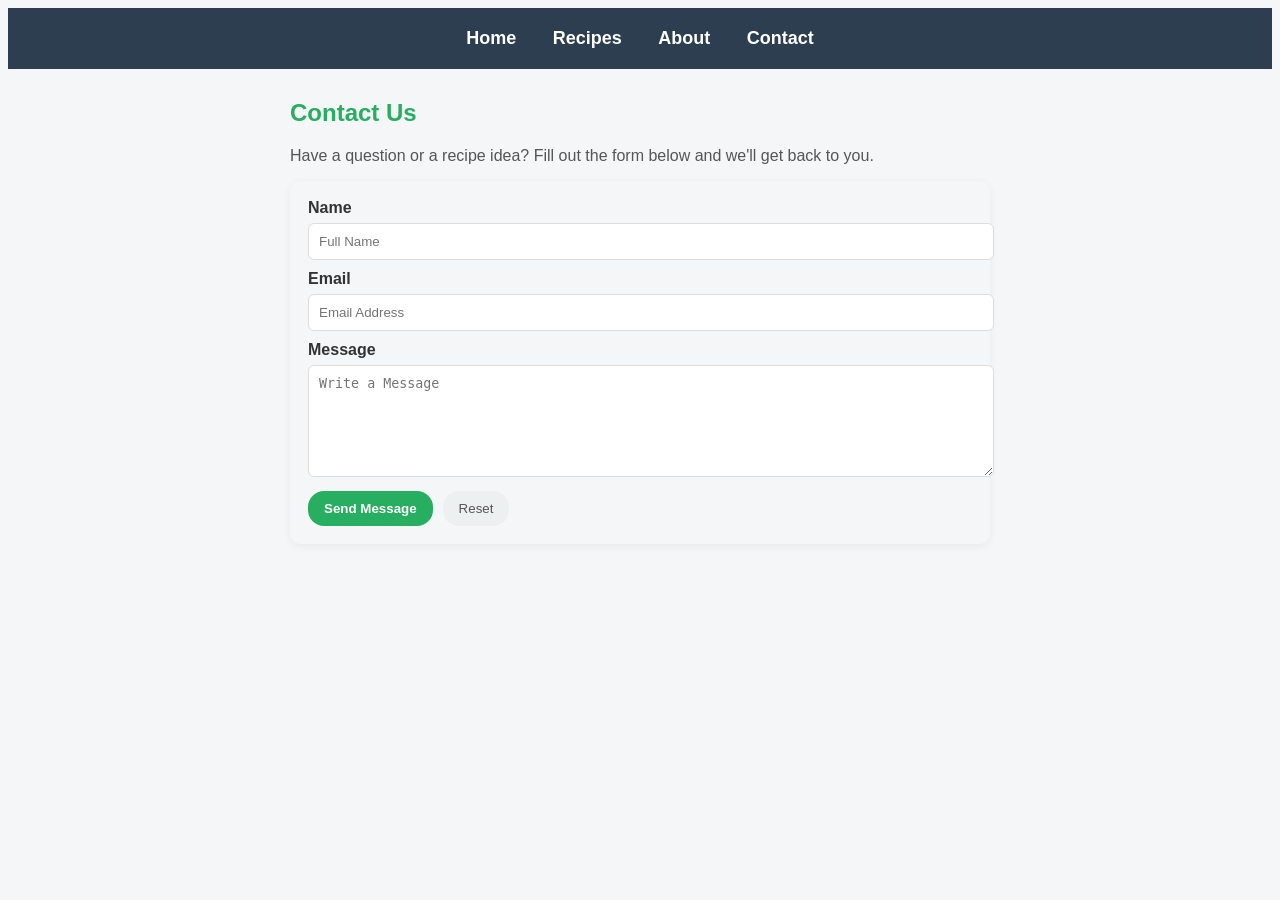
<file: contact2.html>
<!DOCTYPE html>
<html lang="en">
<head>
    <title>Contact</title>
</head>
<body style="font-family: Arial, Helvetica, sans-serif; background-color: #f4f6f8;">
    <header>
         <div style="text-align: center; background-color:#2c3e50; padding:20px; ">
            <a href="index2.html" style="color:white; margin:0 16px; text-decoration:none; font-size:18px; font-weight: 600;">Home</a>
            <a href="recipe2.html" style="color:white; margin:0 16px; text-decoration:none; font-size:18px; font-weight: 600;">Recipes</a>
            <a href="about2.html" style="color:white; margin:0 16px;text-decoration:none; font-size:18px; font-weight: 600;">About</a>
            <a href="contact2.html" style="color:white; margin:0 16px;text-decoration:none; font-size:18px; font-weight: 600;">Contact</a>
        </div>
    </header>
    <main style="max-width: 700px; margin: 30px auto; padding: 0 18px; color: #333;">
        <h2 style="color: #27ae60; margin-top: 0; ">Contact Us</h2>
        <p style="color: #555;">Have a question or a recipe idea? Fill out the form below and we'll get back to you.</p>
        <form action="#" method="post" style="padding: 18px; border-radius: 10px; box-shadow: 0 2px 8px rgba(0,0,0,0.06);">

            <label for="name" style="display: block; margin-bottom: 6px; color: #333; font-weight: 600;">Name</label>
            <input type="text" id="name" placeholder="Full Name" required style="width: 100%; padding: 10px; border: 1px solid #ddd; border-radius: 6px; margin-bottom: 10px;">

            <label for="email" style="display: block; margin-bottom: 6px; color: #333; font-weight: 600;">Email</label>
            <input type="email" id="email" placeholder="Email Address" required style="width: 100%; padding: 10px; border: 1px solid #ddd; border-radius: 6px; margin-bottom: 10px;">

            <label for="message" style="display: block; margin-bottom: 6px; color: #333; font-weight: 600;">Message</label>
            <textarea type="message" id="message" placeholder="Write a Message" required style="width: 100%; padding: 10px; border: 1px solid #ddd; border-radius: 6px; margin-bottom: 10px;" rows="6"></textarea>

            <div style="display: flex; gap: 10px;">
                <!--send message-->
                <button type="submit" style="background-color: #27ae60; color: #fff; border: none; padding: 10px 16px; border-radius: 16px; cursor: pointer; font-weight:700;">Send Message</button> 
                <!--Reset-->
                <button type="reset" style="background-color: #ecf0f1; color: #555; border: none; padding: 10px 16px; border-radius: 16px; cursor: pointer;">Reset</button>
            </div>
        </form>
    </main>
    <footer></footer>
</body>
</html>
</file>
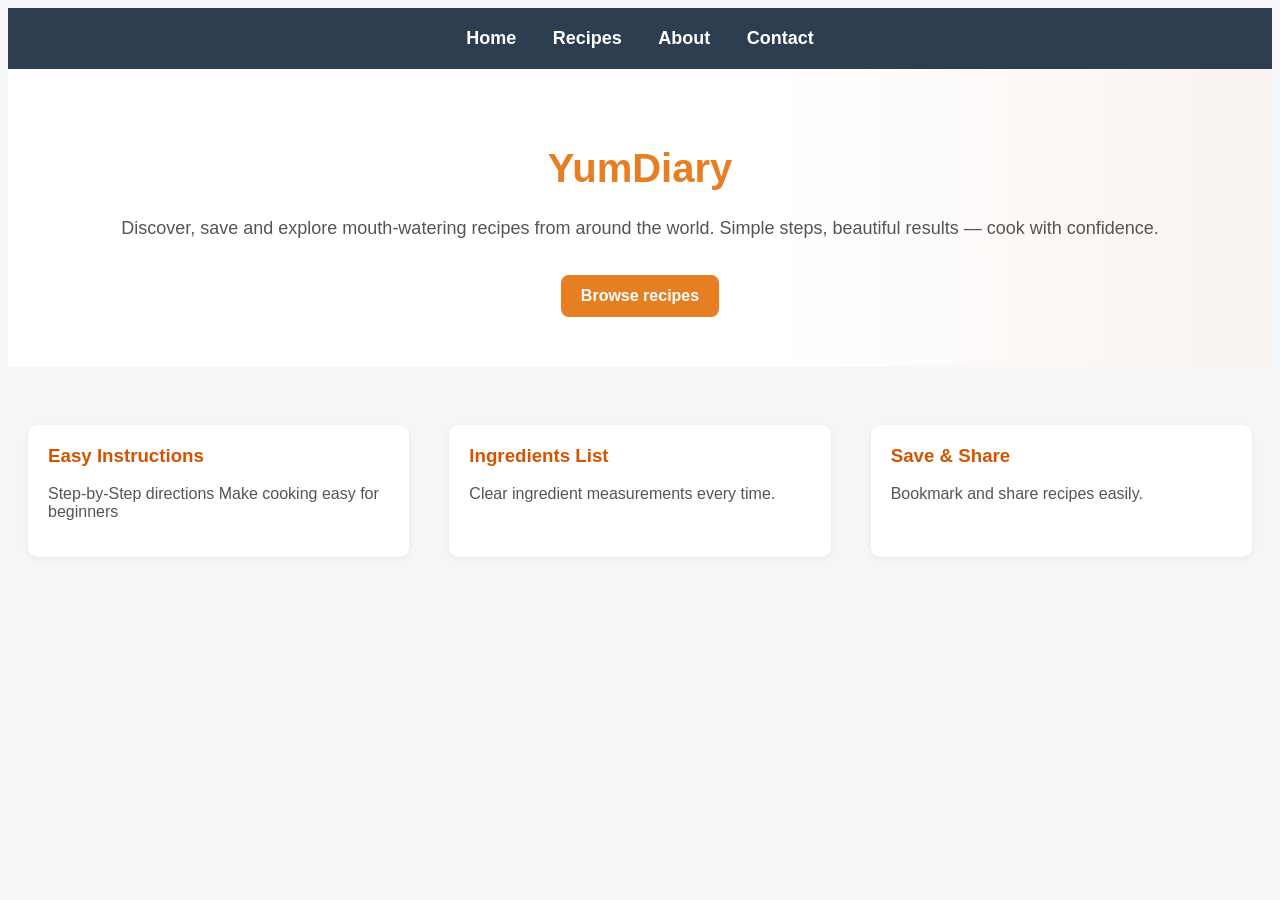
<file: index2.html>
<!DOCTYPE html>
<html lang="en">
<head>
    <title>Recipe</title>
</head>
<body style="font-family: Arial, Helvetica, sans-serif; background-color: #f4f6f8; ">
    <header>
         <div style="text-align: center; background-color:#2c3e50; padding:20px; ">
            <a href="index2.html" style="color:white; margin:0 16px; text-decoration:none; font-size:18px; font-weight: 600;">Home</a>
            <a href="recipe2.html" style="color:white; margin:0 16px; text-decoration:none; font-size:18px; font-weight: 600;">Recipes</a>
            <a href="about2.html" style="color:white; margin:0 16px;text-decoration:none; font-size:18px; font-weight: 600;">About</a>
            <a href="contact2.html" style="color:white; margin:0 16px;text-decoration:none; font-size:18px; font-weight: 600;">Contact</a>
        </div>
    </header>
    <main>
        <div style="text-align: center; padding: 50px 20px; background:linear-gradient(90deg,#fff 0%, #fff 60%, #f9f3ef 100%)">
        <h1 style="text-align: center; color: #e67e22; font-size:40px;">YumDiary</h1>
        <p style="text-align: center; color:#555; font-size:18px;">Discover, save and explore mouth-watering recipes from around the world. Simple steps, beautiful results — cook with confidence.</p>
        <a href="recipe.html" style="text-align: center; color: white; text-decoration:none; display:inline-block; background-color: #e67e22; margin-top: 18px; padding: 12px 20px; border-radius: 8px; font-weight: 600;">Browse recipes</a>
        </div>

        <br>

        <div style="display: flex; gap: 20px; flex-wrap: wrap; justify-content: space-between; padding: 40px 20px;">

        <div style="background-color: white; border-radius: 10px; padding: 20px; box-shadow: 0 2px 6px rgba(0,0,0,0.06); flex:1; min-width: 240px;">
            <h3 style="margin-top: 0; color: #d35400;">Easy Instructions</h3>
            <p style="color:#555;">Step-by-Step directions Make cooking easy for beginners</p>
        </div>
        <br>
        <div style="background-color: white; border-radius: 10px; padding: 20px; box-shadow: 0 2px 6px rgba(0,0,0,0.06); flex:1; min-width: 240px;">
            <h3 style="margin-top: 0; color: #d35400;">Ingredients List</h3>
            <p style="color:#555;">Clear ingredient measurements every time.</p>
        </div>
        <br>
        <div style="background-color: white; border-radius: 10px; padding: 20px; box-shadow: 0 2px 6px rgba(0,0,0,0.06); flex:1; min-width: 240px;">
            <h3 style="margin-top: 0; color: #d35400;">Save & Share</h3>
            <p style="color:#555;">Bookmark and share recipes easily.</p>
        </div>

        </div>
        
        <br>
    

    </main>
    <footer></footer>
</body>
</html>
</file>
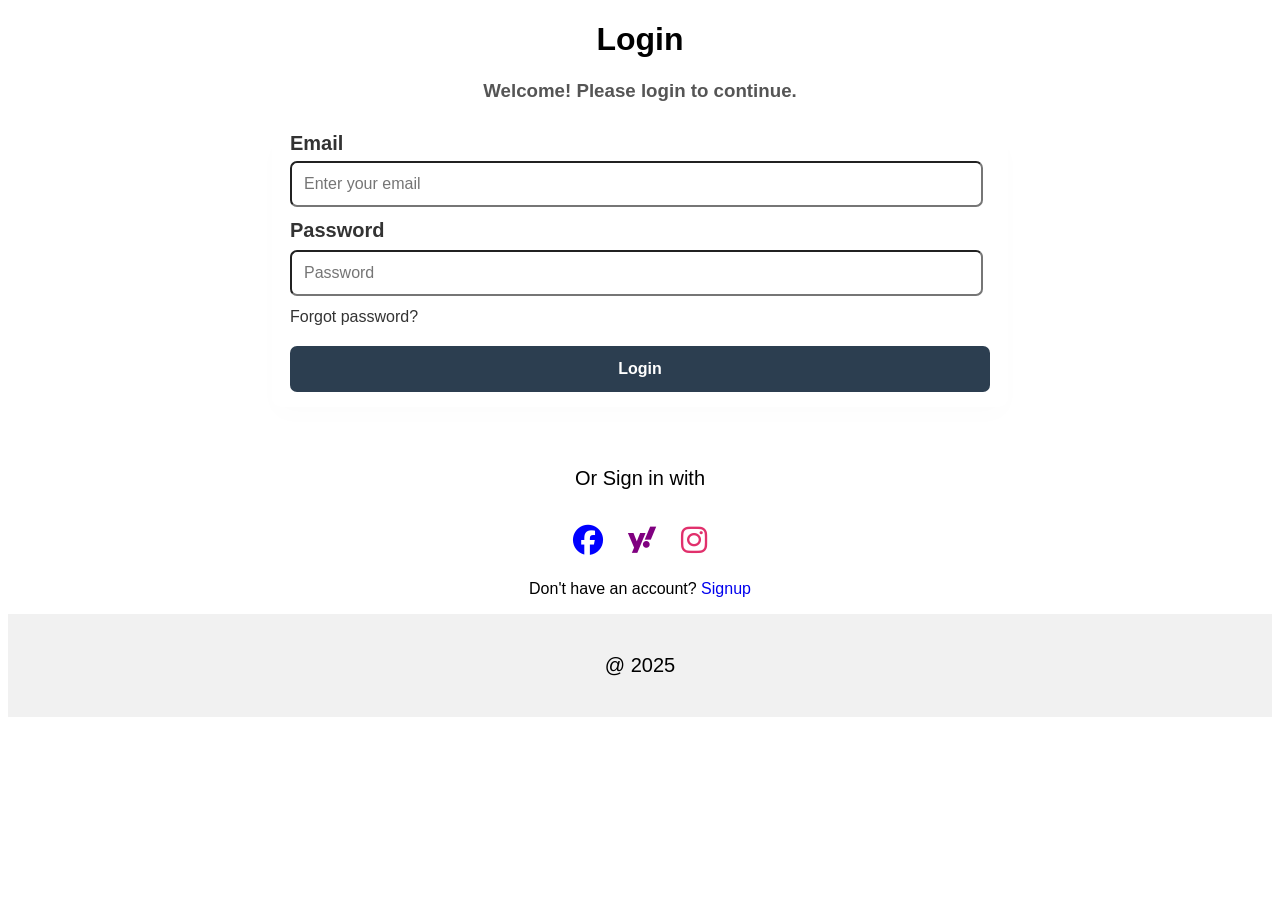
<file: login.html>
<!DOCTYPE html>
<html lang="en">
<head>
    <title>login page</title>

    <link rel="stylesheet" href="https://cdnjs.cloudflare.com/ajax/libs/font-awesome/6.5.1/css/all.min.css" integrity="sha512-DTOQO9RWCH3ppGqcWaEA1BIZOC6xxalwEsw9c2QQeAIftl+Vegovlnee1c9QX4TctnWMn13TZye+giMm8e2LwA==" crossorigin="anonymous" referrerpolicy="no-referrer" /> 
</head>

<body style="font-family: Arial, Helvetica, sans-serif;">
    <header></header>
    <main>
        <h1 style="text-align: center;">Login</h1>
        <h3 style="color: #555; text-align: center;">Welcome! Please login to continue.</h3>

        <form action="#" method="post" style="max-width: 700px; margin: 30px auto; padding: 0 18px; color: #333; font-size: 20px; border-radius: 10px; box-shadow: 0 10px 25px rgba(0,0,0,0.01);">
            <label for="email" style="display: block; margin-bottom: 6px; color: #333; font-weight: 600; ">Email</label>
            <input type="email" id="email" name="email" placeholder="Enter your email" required style="width: 95%; padding: 12px; border-radius: 7px; margin-bottom: 12px; font-size: medium;">

            <label for="password" style="display: block; margin-bottom: 8px; color: #333; font-weight: 600;">Password</label>
            <input type="password" id="password" name="password" placeholder="Password" required style="width: 95%; padding: 12px; border-radius: 7px; margin-bottom: 12px; font-size: medium;">

            <a style="display: block; margin-bottom: 20px; font-size: 16px;">Forgot password?</a>
            
            <button type="submit" style="background-color: #2c3e50; color: white; width: 100%; padding: 14px 20px; border-radius: 7px; border: none; font-size: 16px; margin-bottom: 15px; font-weight: bold;">Login</button>
        </form>

            <p style="text-align: center; padding: 30px; padding-bottom: 10px; font-size: 20px;">
                Or Sign in with
            </p>

            <div style="text-align: center; margin: 25px;">
            <a href="https://www.facebook.com" style="text-decoration: none;">
                <i class="fa-brands fa-facebook" style="font-size: 30px; margin: 0 10px; cursor: pointer; color: blue;"></i>
            </a>
            <a href="https://www.yahoo.com/" style="text-decoration: none;">
                <i class="fa-brands fa-yahoo" style="font-size: 30px; margin: 0 10px; cursor: pointer; color: purple;"></i>
            </a>
            <a href="https://www.google.com/url?sa=t&source=web&rct=j&opi=89978449&url=https://www.instagram.com/&ved=2ahUKEwjLss7RyOeRAxWQVPEDHR0cL20QFnoECA0QAQ&usg=AOvVaw1cBeRoOpMhZ3-x5M1sA3Fm">
                <i class="fa-brands fa-instagram" style="font-size: 30px; margin: 0 10px; cursor: pointer; color:#E1306C; ;"></i>
            </a>
            </div>
            <p style="text-align: center;">
                Don't have an account?
                <a href="signup.html" style="text-decoration: none;">Signup</a>
            </p>
           
    </main>
    <footer style="text-align: center; padding: 20px ; background-color: #f1f1f1; ">
       <p style="font-size: 20px;">@ 2025</p>
    </footer>
    
</body>
</html>
</file>
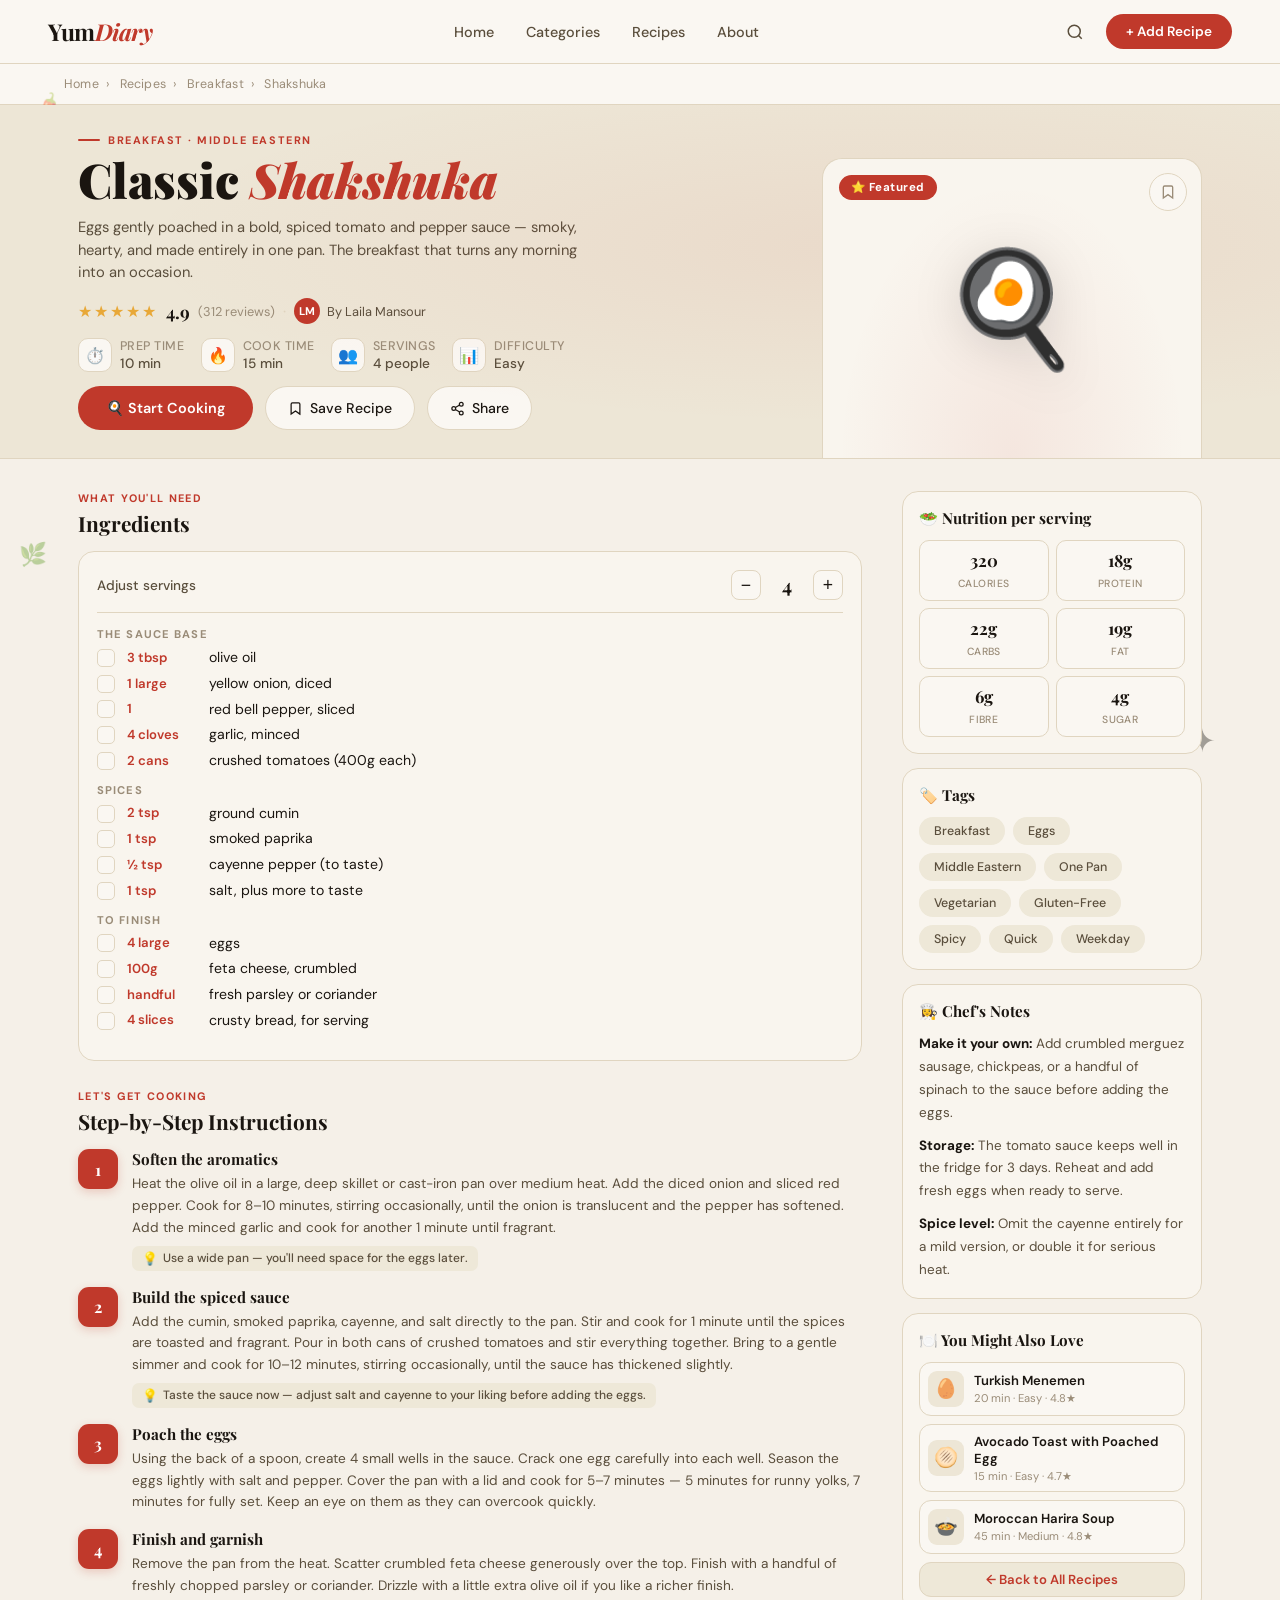
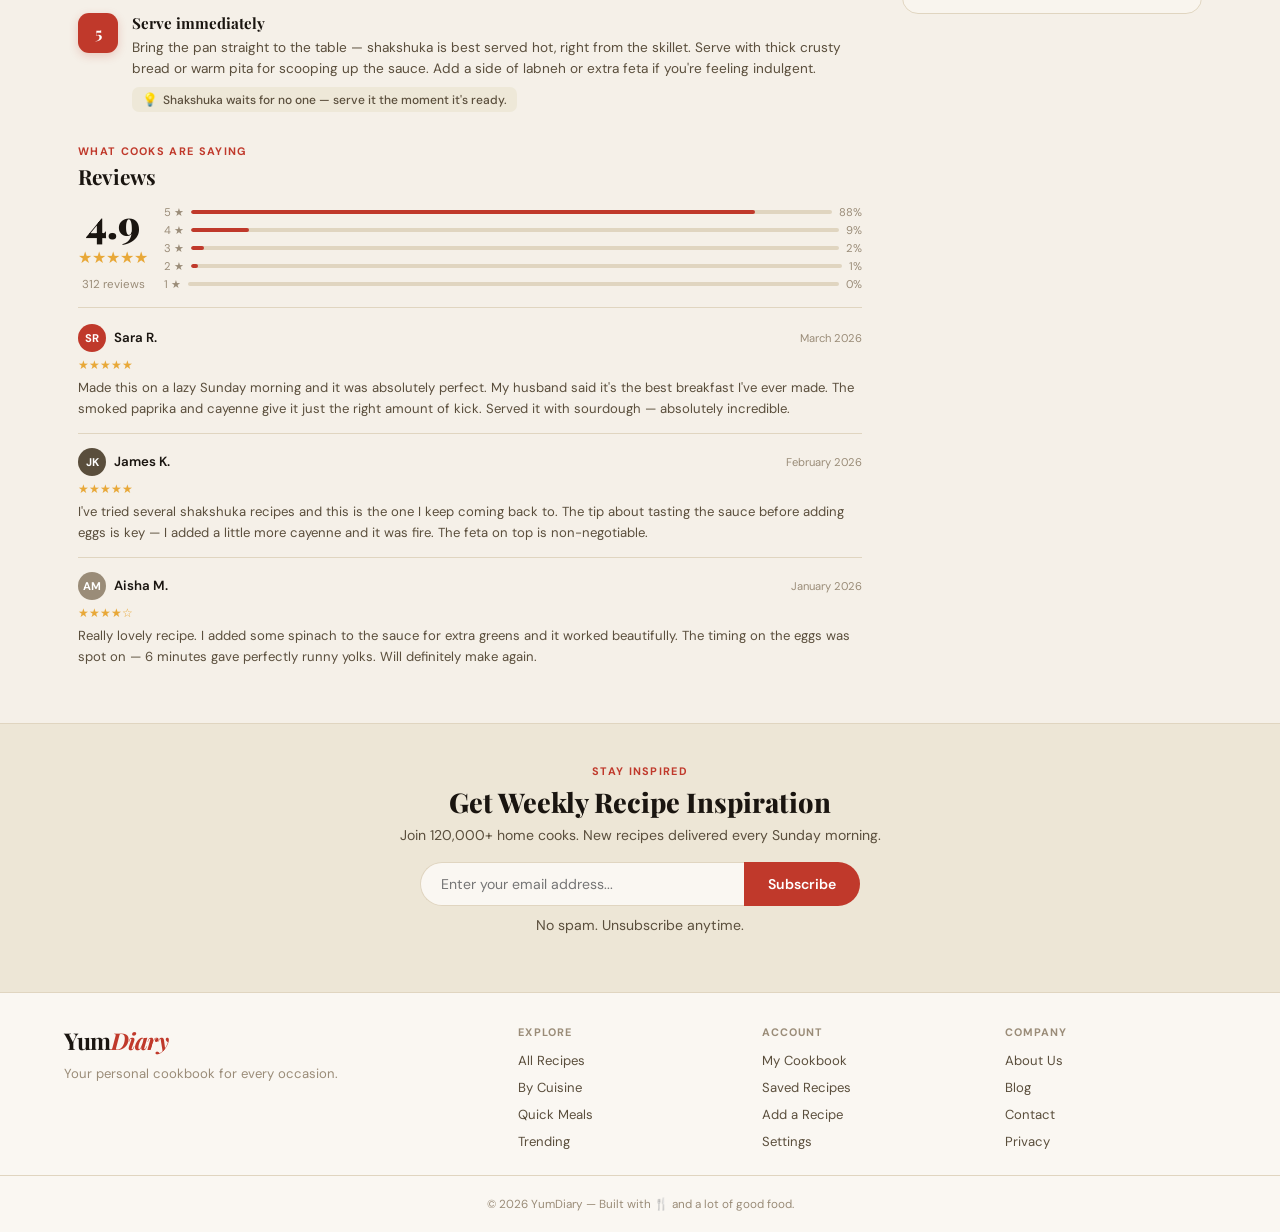
<file: Recipemenu.html>
<!DOCTYPE html>
<html lang="en">
<head>
  <meta charset="UTF-8">
  <meta name="viewport" content="width=device-width, initial-scale=1.0">
  <title>Shakshuka — YumDiary</title>
  <link href="https://fonts.googleapis.com/css2?family=Playfair+Display:ital,wght@0,400;0,700;0,900;1,400;1,700&family=DM+Sans:wght@300;400;500;600&display=swap" rel="stylesheet">
  <link rel="stylesheet" href="recipe.css">
</head>
<body>

<!-- Floating Decorations -->
<div class="float-deco" style="font-size:1.6rem;">🌶️</div>
<div class="float-deco" style="font-size:1.8rem;">🧅</div>
<div class="float-deco" style="font-size:1.4rem;">🌿</div>
<div class="float-deco" style="font-size:2rem;">✦</div>

<!-- NAVBAR -->
<nav>
  <a href="category.html" class="logo">Yum<span>Diary</span></a>
  <ul class="nav-links">
    <li><a href="index.html">Home</a></li>
    <li><a href="category.html">Categories</a></li>
    <li><a href="Recipemenu.html">Recipes</a></li>
    <li><a href="aboutpage.html">About</a></li>
  </ul>
  <div class="nav-right">
    <button class="btn-icon">
      <svg width="18" height="18" viewBox="0 0 24 24" fill="none" stroke="currentColor" stroke-width="2"><circle cx="11" cy="11" r="8"/><path d="m21 21-4.35-4.35"/></svg>
    </button>
    <button class="btn-add">+ Add Recipe</button>
  </div>
</nav>

<!-- BREADCRUMB -->
<div class="breadcrumb-bar">
  <a href="category.html">Home</a><span>›</span>
  <a href="category.html">Recipes</a><span>›</span>
  <a href="category.html">Breakfast</a><span>›</span>
  Shakshuka
</div>

<!-- RECIPE HERO -->
<div class="recipe-hero">
  <div class="hero-inner">

    <div class="hero-left">
      <div class="recipe-label">Breakfast · Middle Eastern</div>
      <h1 class="recipe-title">Classic <em>Shakshuka</em></h1>
      <p class="recipe-tagline">Eggs gently poached in a bold, spiced tomato and pepper sauce — smoky, hearty, and made entirely in one pan. The breakfast that turns any morning into an occasion.</p>

      <div class="rating-row">
        <span class="stars">★★★★★</span>
        <span class="rating-score">4.9</span>
        <span class="rating-count">(312 reviews)</span>
        <span class="rating-divider">·</span>
        <span class="author-chip">
          <span class="author-avatar">LM</span>
          By Laila Mansour
        </span>
      </div>

      <div class="hero-meta">
        <div class="hero-meta-item">
          <div class="icon">⏱️</div>
          <div>
            <strong>Prep Time</strong>
            10 min
          </div>
        </div>
        <div class="hero-meta-item">
          <div class="icon">🔥</div>
          <div>
            <strong>Cook Time</strong>
            15 min
          </div>
        </div>
        <div class="hero-meta-item">
          <div class="icon">👥</div>
          <div>
            <strong>Servings</strong>
            4 people
          </div>
        </div>
        <div class="hero-meta-item">
          <div class="icon">📊</div>
          <div>
            <strong>Difficulty</strong>
            Easy
          </div>
        </div>
      </div>

      <div class="hero-actions">
        <button class="btn-primary" onclick="document.getElementById('steps').scrollIntoView({behavior:'smooth'})">
          🍳 Start Cooking
        </button>
        <button class="btn-ghost" onclick="toggleHeroSave(this)">
          <svg id="save-icon" width="15" height="15" viewBox="0 0 24 24" fill="none" stroke="currentColor" stroke-width="2"><path d="M19 21l-7-5-7 5V5a2 2 0 0 1 2-2h10a2 2 0 0 1 2 2z"/></svg>
          Save Recipe
        </button>
        <button class="btn-ghost">
          <svg width="15" height="15" viewBox="0 0 24 24" fill="none" stroke="currentColor" stroke-width="2"><circle cx="18" cy="5" r="3"/><circle cx="6" cy="12" r="3"/><circle cx="18" cy="19" r="3"/><line x1="8.59" y1="13.51" x2="15.42" y2="17.49"/><line x1="15.41" y1="6.51" x2="8.59" y2="10.49"/></svg>
          Share
        </button>
      </div>
    </div>

    <div class="hero-image-panel">
      <span class="hero-badge">⭐ Featured</span>
      <div class="hero-food-emoji">🍳</div>
      <button class="hero-save" onclick="toggleHeroSave(this)">
        <svg width="16" height="16" viewBox="0 0 24 24" fill="none" stroke="currentColor" stroke-width="2"><path d="M19 21l-7-5-7 5V5a2 2 0 0 1 2-2h10a2 2 0 0 1 2 2z"/></svg>
      </button>
    </div>

  </div>
</div>

<!-- RECIPE BODY -->
<div class="recipe-body">

  <!-- LEFT: INGREDIENTS + STEPS -->
  <div class="recipe-main">

    <!-- INGREDIENTS -->
    <div class="section-label">What You'll Need</div>
    <div class="section-title">Ingredients</div>

    <div class="ingredients-card">
      <div class="servings-row">
        <span class="servings-label">Adjust servings</span>
        <div class="servings-ctrl">
          <button class="srv-btn" onclick="changeServings(-1)">−</button>
          <span class="srv-count" id="servings">4</span>
          <button class="srv-btn" onclick="changeServings(1)">+</button>
        </div>
      </div>

      <div class="ingredient-group">
        <div class="ingredient-group-title">The Sauce Base</div>
        <ul class="ingredient-list">
          <li class="ingredient-item" onclick="toggleIngredient(this)">
            <div class="ingredient-check"></div>
            <span class="ingredient-amount" data-base="3 tbsp">3 tbsp</span>
            olive oil
          </li>
          <li class="ingredient-item" onclick="toggleIngredient(this)">
            <div class="ingredient-check"></div>
            <span class="ingredient-amount" data-base="1 large">1 large</span>
            yellow onion, diced
          </li>
          <li class="ingredient-item" onclick="toggleIngredient(this)">
            <div class="ingredient-check"></div>
            <span class="ingredient-amount" data-base="1">1</span>
            red bell pepper, sliced
          </li>
          <li class="ingredient-item" onclick="toggleIngredient(this)">
            <div class="ingredient-check"></div>
            <span class="ingredient-amount" data-base="4 cloves">4 cloves</span>
            garlic, minced
          </li>
          <li class="ingredient-item" onclick="toggleIngredient(this)">
            <div class="ingredient-check"></div>
            <span class="ingredient-amount" data-base="2 cans">2 cans</span>
            crushed tomatoes (400g each)
          </li>
        </ul>
      </div>

      <div class="ingredient-group">
        <div class="ingredient-group-title">Spices</div>
        <ul class="ingredient-list">
          <li class="ingredient-item" onclick="toggleIngredient(this)">
            <div class="ingredient-check"></div>
            <span class="ingredient-amount" data-base="2 tsp">2 tsp</span>
            ground cumin
          </li>
          <li class="ingredient-item" onclick="toggleIngredient(this)">
            <div class="ingredient-check"></div>
            <span class="ingredient-amount" data-base="1 tsp">1 tsp</span>
            smoked paprika
          </li>
          <li class="ingredient-item" onclick="toggleIngredient(this)">
            <div class="ingredient-check"></div>
            <span class="ingredient-amount" data-base="½ tsp">½ tsp</span>
            cayenne pepper (to taste)
          </li>
          <li class="ingredient-item" onclick="toggleIngredient(this)">
            <div class="ingredient-check"></div>
            <span class="ingredient-amount" data-base="1 tsp">1 tsp</span>
            salt, plus more to taste
          </li>
        </ul>
      </div>

      <div class="ingredient-group">
        <div class="ingredient-group-title">To Finish</div>
        <ul class="ingredient-list">
          <li class="ingredient-item" onclick="toggleIngredient(this)">
            <div class="ingredient-check"></div>
            <span class="ingredient-amount" data-base="4 large">4 large</span>
            eggs
          </li>
          <li class="ingredient-item" onclick="toggleIngredient(this)">
            <div class="ingredient-check"></div>
            <span class="ingredient-amount" data-base="100g">100g</span>
            feta cheese, crumbled
          </li>
          <li class="ingredient-item" onclick="toggleIngredient(this)">
            <div class="ingredient-check"></div>
            <span class="ingredient-amount" data-base="handful">handful</span>
            fresh parsley or coriander
          </li>
          <li class="ingredient-item" onclick="toggleIngredient(this)">
            <div class="ingredient-check"></div>
            <span class="ingredient-amount" data-base="4 slices">4 slices</span>
            crusty bread, for serving
          </li>
        </ul>
      </div>
    </div>

    <!-- STEPS -->
    <div id="steps">
      <div class="section-label">Let's Get Cooking</div>
      <div class="section-title">Step-by-Step Instructions</div>

      <div class="steps-list">

        <div class="step-item">
          <div class="step-number">1</div>
          <div class="step-content">
            <div class="step-title">Soften the aromatics</div>
            <div class="step-desc">Heat the olive oil in a large, deep skillet or cast-iron pan over medium heat. Add the diced onion and sliced red pepper. Cook for 8–10 minutes, stirring occasionally, until the onion is translucent and the pepper has softened. Add the minced garlic and cook for another 1 minute until fragrant.</div>
            <div class="step-tip">Use a wide pan — you'll need space for the eggs later.</div>
          </div>
        </div>

        <div class="step-item">
          <div class="step-number">2</div>
          <div class="step-content">
            <div class="step-title">Build the spiced sauce</div>
            <div class="step-desc">Add the cumin, smoked paprika, cayenne, and salt directly to the pan. Stir and cook for 1 minute until the spices are toasted and fragrant. Pour in both cans of crushed tomatoes and stir everything together. Bring to a gentle simmer and cook for 10–12 minutes, stirring occasionally, until the sauce has thickened slightly.</div>
            <div class="step-tip">Taste the sauce now — adjust salt and cayenne to your liking before adding the eggs.</div>
          </div>
        </div>

        <div class="step-item">
          <div class="step-number">3</div>
          <div class="step-content">
            <div class="step-title">Poach the eggs</div>
            <div class="step-desc">Using the back of a spoon, create 4 small wells in the sauce. Crack one egg carefully into each well. Season the eggs lightly with salt and pepper. Cover the pan with a lid and cook for 5–7 minutes — 5 minutes for runny yolks, 7 minutes for fully set. Keep an eye on them as they can overcook quickly.</div>
          </div>
        </div>

        <div class="step-item">
          <div class="step-number">4</div>
          <div class="step-content">
            <div class="step-title">Finish and garnish</div>
            <div class="step-desc">Remove the pan from the heat. Scatter crumbled feta cheese generously over the top. Finish with a handful of freshly chopped parsley or coriander. Drizzle with a little extra olive oil if you like a richer finish.</div>
          </div>
        </div>

        <div class="step-item">
          <div class="step-number">5</div>
          <div class="step-content">
            <div class="step-title">Serve immediately</div>
            <div class="step-desc">Bring the pan straight to the table — shakshuka is best served hot, right from the skillet. Serve with thick crusty bread or warm pita for scooping up the sauce. Add a side of labneh or extra feta if you're feeling indulgent.</div>
            <div class="step-tip">Shakshuka waits for no one — serve it the moment it's ready.</div>
          </div>
        </div>

      </div>
    </div>

    <!-- REVIEWS -->
    <div class="section-label">What Cooks Are Saying</div>
    <div class="section-title">Reviews</div>

    <div class="review-summary">
      <div class="review-score">
        <strong>4.9</strong>
        <div style="color:#e8a838;font-size:1rem;margin:4px 0;">★★★★★</div>
        <span>312 reviews</span>
      </div>
      <div class="review-bars">
        <div class="review-bar-row">5 ★ <div class="review-bar-track"><div class="review-bar-fill" style="width:88%"></div></div> 88%</div>
        <div class="review-bar-row">4 ★ <div class="review-bar-track"><div class="review-bar-fill" style="width:9%"></div></div> 9%</div>
        <div class="review-bar-row">3 ★ <div class="review-bar-track"><div class="review-bar-fill" style="width:2%"></div></div> 2%</div>
        <div class="review-bar-row">2 ★ <div class="review-bar-track"><div class="review-bar-fill" style="width:1%"></div></div> 1%</div>
        <div class="review-bar-row">1 ★ <div class="review-bar-track"><div class="review-bar-fill" style="width:0%"></div></div> 0%</div>
      </div>
    </div>

    <div class="review-list">
      <div class="review-item">
        <div class="reviewer-row">
          <div class="reviewer-avatar" style="background:#c0392b;">SR</div>
          <span class="reviewer-name">Sara R.</span>
          <span class="reviewer-date">March 2026</span>
        </div>
        <div class="review-stars">★★★★★</div>
        <div class="review-text">Made this on a lazy Sunday morning and it was absolutely perfect. My husband said it's the best breakfast I've ever made. The smoked paprika and cayenne give it just the right amount of kick. Served it with sourdough — absolutely incredible.</div>
      </div>
      <div class="review-item">
        <div class="reviewer-row">
          <div class="reviewer-avatar" style="background:#5a4e3c;">JK</div>
          <span class="reviewer-name">James K.</span>
          <span class="reviewer-date">February 2026</span>
        </div>
        <div class="review-stars">★★★★★</div>
        <div class="review-text">I've tried several shakshuka recipes and this is the one I keep coming back to. The tip about tasting the sauce before adding eggs is key — I added a little more cayenne and it was fire. The feta on top is non-negotiable.</div>
      </div>
      <div class="review-item">
        <div class="reviewer-row">
          <div class="reviewer-avatar" style="background:#9a8c78;">AM</div>
          <span class="reviewer-name">Aisha M.</span>
          <span class="reviewer-date">January 2026</span>
        </div>
        <div class="review-stars">★★★★☆</div>
        <div class="review-text">Really lovely recipe. I added some spinach to the sauce for extra greens and it worked beautifully. The timing on the eggs was spot on — 6 minutes gave perfectly runny yolks. Will definitely make again.</div>
      </div>
    </div>

  </div>

  <!-- SIDEBAR -->
  <aside class="sidebar">

    <!-- Nutrition -->
    <div class="sidebar-card">
      <div class="sidebar-card-title">🥗 Nutrition per serving</div>
      <div class="nutrition-grid">
        <div class="nutrition-item"><strong>320</strong><span>Calories</span></div>
        <div class="nutrition-item"><strong>18g</strong><span>Protein</span></div>
        <div class="nutrition-item"><strong>22g</strong><span>Carbs</span></div>
        <div class="nutrition-item"><strong>19g</strong><span>Fat</span></div>
        <div class="nutrition-item"><strong>6g</strong><span>Fibre</span></div>
        <div class="nutrition-item"><strong>4g</strong><span>Sugar</span></div>
      </div>
    </div>

    <!-- Tags -->
    <div class="sidebar-card">
      <div class="sidebar-card-title">🏷️ Tags</div>
      <div class="tags-list">
        <span class="recipe-tag">Breakfast</span>
        <span class="recipe-tag">Eggs</span>
        <span class="recipe-tag">Middle Eastern</span>
        <span class="recipe-tag">One Pan</span>
        <span class="recipe-tag">Vegetarian</span>
        <span class="recipe-tag">Gluten-Free</span>
        <span class="recipe-tag">Spicy</span>
        <span class="recipe-tag">Quick</span>
        <span class="recipe-tag">Weekday</span>
      </div>
    </div>

    <!-- Chef's Notes -->
    <div class="sidebar-card">
      <div class="sidebar-card-title">👩‍🍳 Chef's Notes</div>
      <div style="font-size:0.84rem; color:var(--text-mid); line-height:1.7; display:flex; flex-direction:column; gap:10px;">
        <p><strong style="color:var(--text-dark);">Make it your own:</strong> Add crumbled merguez sausage, chickpeas, or a handful of spinach to the sauce before adding the eggs.</p>
        <p><strong style="color:var(--text-dark);">Storage:</strong> The tomato sauce keeps well in the fridge for 3 days. Reheat and add fresh eggs when ready to serve.</p>
        <p><strong style="color:var(--text-dark);">Spice level:</strong> Omit the cayenne entirely for a mild version, or double it for serious heat.</p>
      </div>
    </div>

    <!-- Related Recipes -->
    <div class="sidebar-card">
      <div class="sidebar-card-title">🍽️ You Might Also Love</div>
      <div class="related-list">
        <a href="#" class="related-item">
          <div class="related-emoji">🥚</div>
          <div class="related-info">
            <div class="related-name">Turkish Menemen</div>
            <div class="related-meta">20 min · Easy · 4.8★</div>
          </div>
        </a>
        <a href="#" class="related-item">
          <div class="related-emoji">🫓</div>
          <div class="related-info">
            <div class="related-name">Avocado Toast with Poached Egg</div>
            <div class="related-meta">15 min · Easy · 4.7★</div>
          </div>
        </a>
        <a href="#" class="related-item">
          <div class="related-emoji">🍲</div>
          <div class="related-info">
            <div class="related-name">Moroccan Harira Soup</div>
            <div class="related-meta">45 min · Medium · 4.8★</div>
          </div>
        </a>
        <a href="category.html" class="related-item" style="background:var(--tag-bg); justify-content:center; text-align:center;">
          <div style="font-size:0.82rem; font-weight:600; color:var(--red);">← Back to All Recipes</div>
        </a>
      </div>
    </div>

  </aside>
</div>

<!-- NEWSLETTER -->
<div class="newsletter">
  <div class="nl-label">Stay Inspired</div>
  <h3>Get Weekly Recipe Inspiration</h3>
  <p>Join 120,000+ home cooks. New recipes delivered every Sunday morning.</p>
  <div class="nl-form">
    <input class="nl-input" type="email" placeholder="Enter your email address...">
    <button class="nl-btn">Subscribe</button>
  </div>
  <p class="nl-disclaimer">No spam. Unsubscribe anytime.</p>
</div>

<!-- FOOTER -->
<footer>
  <div class="footer-brand">
    <a href="category.html" class="logo">Yum<span>Diary</span></a>
    <p>Your personal cookbook for every occasion.</p>
  </div>
  <div class="footer-col">
    <h4>Explore</h4>
    <ul>
      <li><a href="category.html">All Recipes</a></li>
      <li><a href="#">By Cuisine</a></li>
      <li><a href="#">Quick Meals</a></li>
      <li><a href="#">Trending</a></li>
    </ul>
  </div>
  <div class="footer-col">
    <h4>Account</h4>
    <ul>
      <li><a href="#">My Cookbook</a></li>
      <li><a href="#">Saved Recipes</a></li>
      <li><a href="#">Add a Recipe</a></li>
      <li><a href="#">Settings</a></li>
    </ul>
  </div>
  <div class="footer-col">
    <h4>Company</h4>
    <ul>
      <li><a href="#">About Us</a></li>
      <li><a href="#">Blog</a></li>
      <li><a href="#">Contact</a></li>
      <li><a href="#">Privacy</a></li>
    </ul>
  </div>
</footer>
<div class="footer-bottom">© 2026 YumDiary — Built with 🍴 and a lot of good food.</div>

<script>
  // Servings adjuster
  let servings = 4;
  function changeServings(delta) {
    servings = Math.max(1, servings + delta);
    document.getElementById('servings').textContent = servings;
  }

  // Ingredient checkbox toggle
  function toggleIngredient(item) {
    const check = item.querySelector('.ingredient-check');
    check.classList.toggle('checked');
    item.classList.toggle('checked-item');
  }

  // Save button
  let saved = false;
  function toggleHeroSave(btn) {
    saved = !saved;
    const icon = document.getElementById('save-icon');
    if (saved) {
      icon.setAttribute('fill', 'currentColor');
      icon.setAttribute('stroke', 'none');
    } else {
      icon.setAttribute('fill', 'none');
      icon.setAttribute('stroke', 'currentColor');
      icon.setAttribute('stroke-width', '2');
    }
  }
</script>

</body>
</html>
</file>
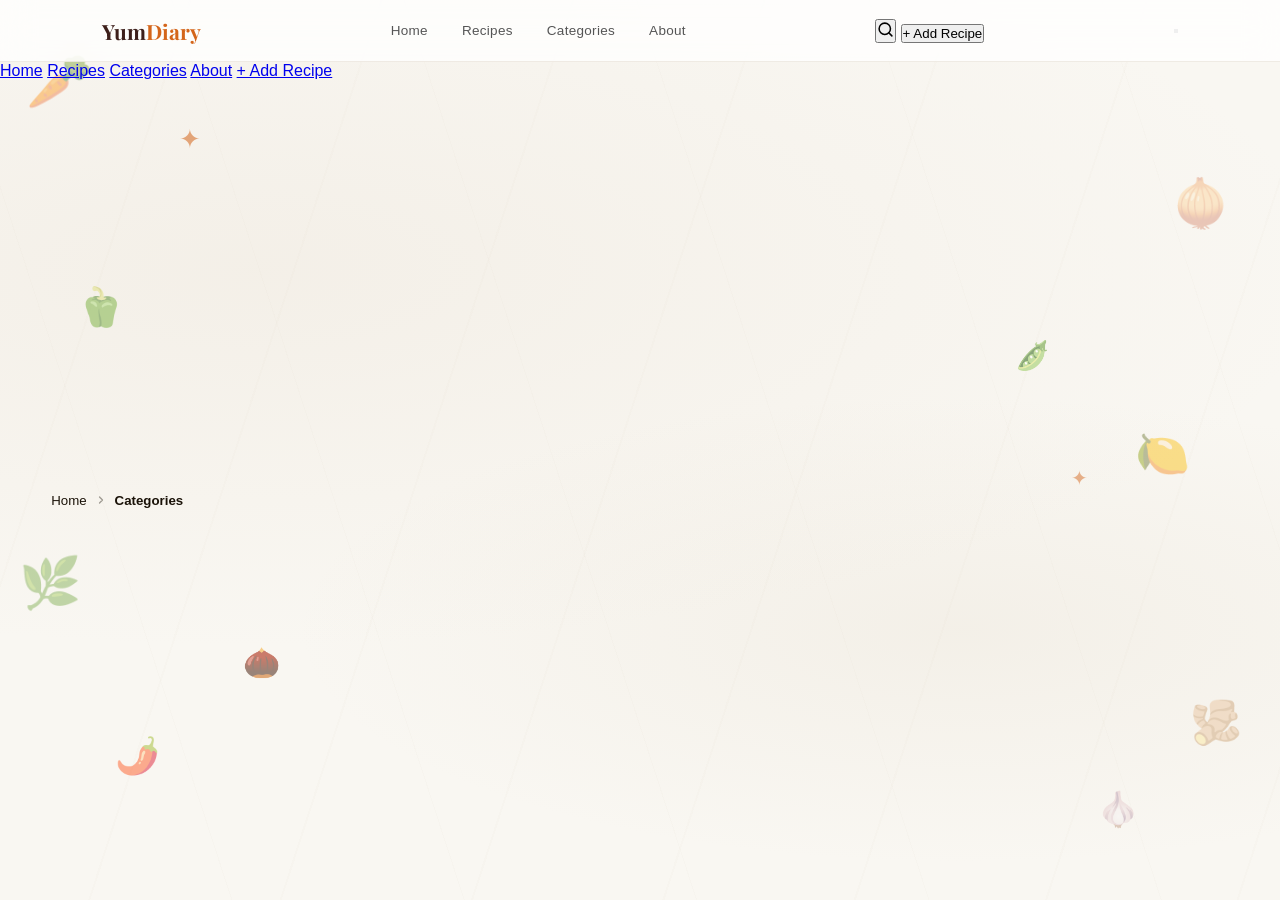
<file: recipes.html>
<!DOCTYPE html>
<html lang="en">
<head>
  <meta charset="UTF-8">
  <meta name="viewport" content="width=device-width, initial-scale=1.0">
  <title>YumDiary — Browse Categories</title>
  <link rel="stylesheet" href="style.css">
  <link href="https://fonts.googleapis.com/css2?family=Playfair+Display:ital,wght@0,400;0,700;1,400&family=DM+Sans:wght@300;400;500;600&display=swap" rel="stylesheet">
  <style>

  /* ════════════════════════════════════════
     CATEGORY PAGE — PREMIUM DESIGN
  ════════════════════════════════════════ */

  /* ── HERO ── */
  .cat-hero {
    position: relative;
    padding: 6rem 4vw 5rem;
    text-align: center;
    overflow: hidden;
  }
  .cat-hero::before {
    content: '';
    position: absolute;
    inset: 0;
    background:
      radial-gradient(ellipse 60% 70% at 50% 0%, rgba(200,82,42,.10), transparent 65%),
      radial-gradient(ellipse 40% 50% at 10% 80%, rgba(232,160,32,.08), transparent);
    pointer-events: none;
  }
  .cat-hero-inner { position: relative; z-index: 1; max-width: 680px; margin: 0 auto; }
  .cat-hero h1 { margin-bottom: .9rem; }
  .cat-hero .hero-sub { margin: 0 auto 2rem; max-width: 500px; }

  /* search */
  .cat-search {
    display: flex;
    align-items: center;
    background: #fff;
    border: 1.5px solid rgba(200,82,42,.15);
    border-radius: 50px;
    padding: .5rem .5rem .5rem 1.4rem;
    box-shadow: 0 6px 28px rgba(30,15,5,.08);
    max-width: 520px;
    margin: 0 auto;
    gap: .7rem;
    transition: border-color .2s, box-shadow .2s;
  }
  .cat-search:focus-within { border-color: var(--accent); box-shadow: 0 6px 32px rgba(200,82,42,.18); }
  .cat-search input {
    flex: 1; border: none; outline: none;
    font-family: 'DM Sans', sans-serif;
    font-size: .96rem; color: var(--ink); background: transparent;
  }
  .cat-search input::placeholder { color: var(--muted); }
  .cat-search .search-icon { color: var(--muted); flex-shrink: 0; }
  .cat-search .search-btn {
    background: var(--accent); color: #fff; border: none;
    border-radius: 50px; padding: .65rem 1.4rem;
    font-family: 'DM Sans', sans-serif; font-size: .9rem; font-weight: 600;
    cursor: pointer; transition: background .2s, transform .18s;
  }
  .cat-search .search-btn:hover { background: #b04422; transform: scale(1.03); }

  /* breadcrumb */
  .breadcrumb {
    max-width: 1280px; margin: 0 auto;
    padding: 0 4vw 1.5rem;
    display: flex; align-items: center; gap: .5rem;
    font-size: .83rem; color: var(--muted);
  }
  .breadcrumb a { text-decoration: none; color: var(--muted); transition: color .2s; }
  .breadcrumb a:hover { color: var(--accent); }
  .breadcrumb strong { color: var(--accent); }
  .breadcrumb svg { opacity: .4; }

  /* ── FEATURED BANNER ── */
  .feat-banner {
    max-width: 1280px; margin: 0 auto; padding: 0 4vw 3.5rem;
  }
  .feat-banner-inner {
    border-radius: 28px; overflow: hidden;
    background: linear-gradient(120deg, #1a1208 0%, #2e180c 55%, #3d200e 100%);
    display: grid;
    grid-template-columns: 1fr 1fr 1fr 1fr;
    min-height: 200px;
    position: relative;
  }
  .feat-banner-inner::after {
    content: '';
    position: absolute; inset: 0;
    background: radial-gradient(ellipse 50% 80% at 0% 50%, rgba(200,82,42,.28), transparent);
    pointer-events: none;
  }
  .feat-slot {
    position: relative;
    overflow: hidden;
    cursor: pointer;
    transition: flex .4s ease;
    min-height: 200px;
  }
  .feat-slot img {
    width: 100%; height: 100%;
    object-fit: cover; display: block;
    transition: transform .5s ease, filter .4s ease;
    filter: brightness(.55) saturate(.8);
  }
  .feat-slot:hover img { transform: scale(1.08); filter: brightness(.7) saturate(1.1); }
  .feat-slot-emoji {
    width: 100%; height: 100%; min-height: 200px;
    display: flex; align-items: center; justify-content: center;
    font-size: 4rem;
    transition: transform .4s ease;
  }
  .feat-slot:hover .feat-slot-emoji { transform: scale(1.12); }
  .feat-slot-overlay {
    position: absolute; inset: 0;
    background: linear-gradient(to top, rgba(10,5,0,.8) 0%, transparent 60%);
    display: flex; flex-direction: column;
    justify-content: flex-end;
    padding: 1.4rem 1.2rem;
    z-index: 2;
  }
  .feat-slot-name {
    font-family: 'Playfair Display', serif;
    font-size: 1.05rem; font-weight: 700;
    color: #fff; line-height: 1.2;
    margin-bottom: .25rem;
  }
  .feat-slot-count { font-size: .75rem; color: rgba(255,255,255,.55); }
  .feat-slot-arrow {
    position: absolute; top: 1rem; right: 1rem;
    width: 30px; height: 30px; border-radius: 50%;
    background: rgba(255,255,255,.12);
    border: 1px solid rgba(255,255,255,.2);
    display: flex; align-items: center; justify-content: center;
    color: #fff; font-size: .75rem;
    opacity: 0; transition: opacity .25s, background .2s;
    z-index: 3;
  }
  .feat-slot:hover .feat-slot-arrow { opacity: 1; background: var(--accent); border-color: var(--accent); }

  /* ── SECTION HEADER ── */
  .sec-header {
    max-width: 1280px; margin: 0 auto;
    padding: 0 4vw 1.8rem;
    display: flex; align-items: flex-end; justify-content: space-between;
    flex-wrap: wrap; gap: 1rem;
  }
  .sec-header-left {}
  .sec-label {
    font-size: .72rem; font-weight: 700;
    letter-spacing: .2em; text-transform: uppercase;
    color: var(--accent); margin-bottom: .4rem;
  }
  .sec-title {
    font-family: 'Playfair Display', serif;
    font-size: clamp(1.6rem, 3vw, 2.2rem);
    font-weight: 700; color: var(--ink); line-height: 1.2;
  }
  .sec-link {
    text-decoration: none; color: var(--accent);
    font-size: .88rem; font-weight: 600;
    border-bottom: 1.5px solid rgba(200,82,42,.3);
    padding-bottom: 1px; white-space: nowrap;
    transition: color .2s, border-color .2s;
  }
  .sec-link:hover { color: #b04422; border-color: #b04422; }

  /* ── ALL CATEGORIES GRID ── */
  .cat-grid-wrap { max-width: 1280px; margin: 0 auto; padding: 0 4vw 4rem; }

  /* filter bar */
  .cat-filter-row {
    display: flex; gap: .6rem; flex-wrap: wrap; margin-bottom: 2rem;
  }
  .cfbtn {
    border: 1.5px solid rgba(200,82,42,.15);
    background: var(--card-bg);
    color: var(--muted);
    font-family: 'DM Sans', sans-serif;
    font-size: .83rem; font-weight: 600;
    padding: .42rem 1.1rem; border-radius: 50px;
    cursor: pointer; transition: all .2s;
  }
  .cfbtn:hover { border-color: var(--accent); color: var(--accent); }
  .cfbtn.active { background: var(--accent); border-color: var(--accent); color: #fff; box-shadow: 0 3px 12px rgba(200,82,42,.28); }

  /* big grid */
  .cat-grid {
    display: grid;
    grid-template-columns: repeat(auto-fill, minmax(240px, 1fr));
    gap: 1.4rem;
  }

  /* ── CATEGORY CARD ── */
  .ccard {
    border-radius: 22px;
    overflow: hidden;
    cursor: pointer;
    position: relative;
    box-shadow: 0 6px 30px rgba(30,15,5,.10);
    transition: transform .3s ease, box-shadow .3s ease;
    opacity: 0;
    transform: translateY(24px) scale(.97);
    aspect-ratio: 4 / 3;
    background: var(--warm);
  }
  .ccard.on { animation: catIn .5s ease forwards; }
  @keyframes catIn { to { opacity: 1; transform: translateY(0) scale(1); } }
  .ccard:hover { transform: translateY(-6px) scale(1.02); box-shadow: 0 18px 52px rgba(30,15,5,.18); }

  .ccard-bg {
    width: 100%; height: 100%;
    display: flex; align-items: center; justify-content: center;
    font-size: 5rem;
    transition: transform .45s ease;
  }
  .ccard:hover .ccard-bg { transform: scale(1.1); }

  .ccard-img {
    position: absolute; inset: 0;
    width: 100%; height: 100%;
    object-fit: cover;
    transition: transform .45s ease, filter .3s ease;
    filter: brightness(.6) saturate(.85);
  }
  .ccard:hover .ccard-img { transform: scale(1.07); filter: brightness(.72) saturate(1); }

  .ccard-overlay {
    position: absolute; inset: 0;
    background: linear-gradient(to top, rgba(12,6,2,.85) 0%, rgba(12,6,2,.1) 55%, transparent 100%);
    z-index: 1;
    transition: background .3s ease;
  }
  .ccard:hover .ccard-overlay {
    background: linear-gradient(to top, rgba(12,6,2,.9) 0%, rgba(12,6,2,.3) 60%, rgba(200,82,42,.05) 100%);
  }

  .ccard-body {
    position: absolute; bottom: 0; left: 0; right: 0;
    padding: 1.2rem 1.3rem;
    z-index: 2;
  }

  .ccard-tag {
    display: inline-block;
    font-size: .65rem; font-weight: 700;
    letter-spacing: .12em; text-transform: uppercase;
    padding: .2rem .65rem; border-radius: 50px;
    margin-bottom: .55rem;
  }
  .tag-cuisine  { background: rgba(232,160,32,.2); color: var(--accent2); border: 1px solid rgba(232,160,32,.3); }
  .tag-meal     { background: rgba(200,82,42,.2);  color: #f5a080;        border: 1px solid rgba(200,82,42,.35); }
  .tag-diet     { background: rgba(60,160,80,.2);  color: #7dd4a0;        border: 1px solid rgba(60,160,80,.3);  }
  .tag-method   { background: rgba(100,140,220,.2); color: #a0c0f0;       border: 1px solid rgba(100,140,220,.3);}

  .ccard-name {
    font-family: 'Playfair Display', serif;
    font-size: 1.15rem; font-weight: 700;
    color: #fff; line-height: 1.25;
    margin-bottom: .3rem;
  }

  .ccard-meta {
    display: flex; align-items: center;
    justify-content: space-between;
    gap: .5rem;
  }
  .ccard-count { font-size: .78rem; color: rgba(255,255,255,.55); }
  .ccard-arrow {
    width: 28px; height: 28px; border-radius: 50%;
    background: rgba(255,255,255,.12);
    border: 1px solid rgba(255,255,255,.2);
    display: flex; align-items: center; justify-content: center;
    color: #fff; font-size: .7rem;
    transition: background .22s, border-color .22s, transform .22s;
    flex-shrink: 0;
  }
  .ccard:hover .ccard-arrow { background: var(--accent); border-color: var(--accent); transform: scale(1.15); }

  /* ── TRENDING ROW (horizontal scroll) ── */
  .trending-wrap { max-width: 1280px; margin: 0 auto; padding: 0 4vw 4rem; }

  .trending-scroll {
    display: flex; gap: 1.2rem;
    overflow-x: auto;
    padding-bottom: .8rem;
    scrollbar-width: thin;
    scrollbar-color: rgba(200,82,42,.25) transparent;
    -webkit-overflow-scrolling: touch;
    scroll-snap-type: x mandatory;
  }
  .trending-scroll::-webkit-scrollbar { height: 4px; }
  .trending-scroll::-webkit-scrollbar-thumb { background: rgba(200,82,42,.25); border-radius: 4px; }

  /* trending pill card */
  .tcard {
    flex: 0 0 220px;
    border-radius: 18px;
    overflow: hidden;
    background: var(--card-bg);
    border: 1px solid rgba(200,82,42,.08);
    box-shadow: 0 4px 20px rgba(30,15,5,.07);
    cursor: pointer;
    transition: transform .28s, box-shadow .28s;
    scroll-snap-align: start;
  }
  .tcard:hover { transform: translateY(-5px); box-shadow: 0 12px 36px rgba(30,15,5,.13); }
  .tcard-img {
    height: 130px;
    display: flex; align-items: center; justify-content: center;
    font-size: 3.8rem;
    position: relative; overflow: hidden;
  }
  .tcard-img img { width: 100%; height: 100%; object-fit: cover; display: block; transition: transform .4s; }
  .tcard:hover .tcard-img img { transform: scale(1.07); }
  .tcard-body { padding: .9rem 1rem 1rem; }
  .tcard-rank {
    font-size: .68rem; font-weight: 800;
    letter-spacing: .1em; color: var(--accent);
    margin-bottom: .25rem;
  }
  .tcard-name {
    font-family: 'Playfair Display', serif;
    font-size: .95rem; font-weight: 700; color: var(--ink);
    line-height: 1.3; margin-bottom: .35rem;
  }
  .tcard-info { font-size: .75rem; color: var(--muted); }

  /* ── CUISINE SPOTLIGHT (big editorial section) ── */
  .spotlight-wrap { max-width: 1280px; margin: 0 auto; padding: 0 4vw 5rem; }
  .spotlight-grid {
    display: grid;
    grid-template-columns: 1.4fr 1fr;
    grid-template-rows: auto auto;
    gap: 1.3rem;
  }
  .spot-main {
    grid-row: 1 / 3;
    border-radius: 24px; overflow: hidden;
    position: relative; min-height: 420px; cursor: pointer;
    box-shadow: 0 10px 44px rgba(30,15,5,.15);
    transition: transform .3s, box-shadow .3s;
  }
  .spot-main:hover { transform: translateY(-5px); box-shadow: 0 20px 60px rgba(30,15,5,.2); }
  .spot-main-bg {
    width: 100%; height: 100%;
    display: flex; align-items: center; justify-content: center;
    font-size: 9rem; background: linear-gradient(135deg, #1a1208, #3a200a);
    transition: transform .5s;
  }
  .spot-main:hover .spot-main-bg { transform: scale(1.04); }
  .spot-main-overlay {
    position: absolute; inset: 0;
    background: linear-gradient(to top, rgba(10,5,0,.92) 0%, rgba(10,5,0,.3) 50%, transparent 100%);
  }
  .spot-main-content {
    position: absolute; bottom: 0; left: 0; right: 0;
    padding: 2rem 2rem;
    z-index: 2;
  }
  .spot-badge {
    display: inline-flex; align-items: center; gap: .4rem;
    background: var(--accent); color: #fff;
    font-size: .7rem; font-weight: 700; letter-spacing: .1em;
    text-transform: uppercase; padding: .28rem .8rem; border-radius: 50px;
    margin-bottom: .85rem;
  }
  .spot-main-title {
    font-family: 'Playfair Display', serif;
    font-size: clamp(1.6rem, 3vw, 2.2rem);
    font-weight: 700; color: #fff; line-height: 1.2;
    margin-bottom: .5rem;
  }
  .spot-main-desc { font-size: .88rem; color: rgba(255,255,255,.6); margin-bottom: 1.2rem; max-width: 320px; }
  .spot-main-btn {
    display: inline-flex; align-items: center; gap: .45rem;
    background: #fff; color: var(--ink);
    text-decoration: none; font-size: .85rem; font-weight: 700;
    padding: .6rem 1.4rem; border-radius: 50px;
    transition: background .2s, color .2s, transform .18s;
  }
  .spot-main-btn:hover { background: var(--accent); color: #fff; transform: scale(1.04); }

  .spot-side {
    border-radius: 20px; overflow: hidden;
    position: relative; cursor: pointer;
    box-shadow: 0 6px 28px rgba(30,15,5,.10);
    transition: transform .28s, box-shadow .28s;
    min-height: 195px;
  }
  .spot-side:hover { transform: translateY(-4px); box-shadow: 0 14px 44px rgba(30,15,5,.16); }
  .spot-side-bg {
    width: 100%; height: 100%;
    display: flex; align-items: center; justify-content: center;
    font-size: 5rem; min-height: 195px;
    transition: transform .4s;
  }
  .spot-side:hover .spot-side-bg { transform: scale(1.07); }
  .spot-side-overlay {
    position: absolute; inset: 0;
    background: linear-gradient(to top, rgba(10,5,0,.82) 0%, transparent 60%);
  }
  .spot-side-content {
    position: absolute; bottom: 0; left: 0; right: 0;
    padding: 1.2rem 1.4rem; z-index: 2;
  }
  .spot-side-label { font-size: .68rem; font-weight: 700; letter-spacing: .12em; text-transform: uppercase; color: rgba(255,255,255,.5); margin-bottom: .3rem; }
  .spot-side-title { font-family: 'Playfair Display', serif; font-size: 1.05rem; font-weight: 700; color: #fff; margin-bottom: .2rem; }
  .spot-side-count { font-size: .75rem; color: rgba(255,255,255,.45); }

  /* ── STATS BAND ── */
  .stats-band {
    background: linear-gradient(135deg, #1a1208, #2e180c);
    margin: 0 4vw 4rem;
    border-radius: 24px;
    padding: 2.8rem 3rem;
    display: flex; align-items: center;
    justify-content: space-around;
    flex-wrap: wrap; gap: 2rem;
    max-width: calc(1280px - 8vw);
    margin-left: auto; margin-right: auto;
    position: relative; overflow: hidden;
  }
  .stats-band::before {
    content: '';
    position: absolute; inset: 0;
    background: radial-gradient(ellipse 50% 80% at 0% 50%, rgba(200,82,42,.2), transparent);
    pointer-events: none;
  }
  .sband-item { text-align: center; position: relative; z-index: 1; }
  .sband-num {
    font-family: 'Playfair Display', serif;
    font-size: 2.2rem; font-weight: 700;
    color: var(--accent2); line-height: 1.1; display: block;
  }
  .sband-lbl { font-size: .78rem; color: rgba(255,255,255,.45); text-transform: uppercase; letter-spacing: .1em; }
  .sband-div { width: 1px; height: 40px; background: rgba(255,255,255,.1); }

  /* ── NEWSLETTER ── */
  /* uses global styles from style.css */

  /* ── RESPONSIVE ── */
  @media (max-width: 900px) {
    .feat-banner-inner { grid-template-columns: 1fr 1fr; }
    .spotlight-grid { grid-template-columns: 1fr; grid-template-rows: auto; }
    .spot-main { grid-row: auto; min-height: 300px; }
    .sband-div { display: none; }
  }
  @media (max-width: 640px) {
    .feat-banner-inner { grid-template-columns: 1fr 1fr; }
    .cat-grid { grid-template-columns: 1fr 1fr; }
  }
  @media (max-width: 420px) {
    .feat-banner-inner { grid-template-columns: 1fr; }
    .cat-grid { grid-template-columns: 1fr; }
  }
  </style>
</head>
<body>

  <div class="marble"></div>
  <div id="stage">
    <div class="ing" id="i1">🥕</div><div class="ing" id="i2">🧅</div>
    <div class="ing" id="i3">🌿</div><div class="ing" id="i4">🫚</div>
    <div class="ing" id="i5">🫑</div><div class="ing" id="i6">🍋</div>
    <div class="ing" id="i7">🌶️</div><div class="ing" id="i8">🧄</div>
    <div class="ing accent" id="i9">✦</div><div class="ing accent" id="i10">✦</div>
    <div class="ing" id="i11">🌰</div><div class="ing" id="i12">🫛</div>
  </div>

  <!-- Nav -->
  <nav>
    <div class="logo">Yum<em>Diary</em></div>
    <div class="nav-links">
      <a href="index.html">Home</a>
      <a href="recipes.html">Recipes</a>
      <a href="category.html" class="nav-active">Categories</a>
      <a href="#">About</a>
    </div>
    <div class="nav-actions">
      <button class="nav-btn ghost" aria-label="Search">
        <svg width="17" height="17" viewBox="0 0 24 24" fill="none" stroke="currentColor" stroke-width="2.2" stroke-linecap="round" stroke-linejoin="round"><circle cx="11" cy="11" r="8"/><line x1="21" y1="21" x2="16.65" y2="16.65"/></svg>
      </button>
      <button class="nav-btn primary">+ Add Recipe</button>
    </div>
    <button class="hamburger" id="hamburger"><span></span><span></span><span></span></button>
  </nav>
  <div class="mobile-menu" id="mobileMenu">
    <a href="index.html">Home</a>
    <a href="recipes.html">Recipes</a>
    <a href="category.html">Categories</a>
    <a href="#">About</a>
    <a href="#" class="mob-cta">+ Add Recipe</a>
  </div>

  <!-- Hero -->
  <div class="cat-hero fi">
    <div class="cat-hero-inner">
      <div class="eyebrow">🗂️ Explore</div>
      <h1>Browse by <em>Category</em></h1>
      <p class="hero-sub">From world cuisines to cooking methods — find exactly what you're craving in seconds.</p>
      <div class="cat-search">
        <svg class="search-icon" width="18" height="18" viewBox="0 0 24 24" fill="none" stroke="currentColor" stroke-width="2.2" stroke-linecap="round" stroke-linejoin="round"><circle cx="11" cy="11" r="8"/><line x1="21" y1="21" x2="16.65" y2="16.65"/></svg>
        <input type="text" placeholder="Search a category…" id="catSearch" />
        <button class="search-btn">Search</button>
      </div>
    </div>
  </div>

  <!-- Breadcrumb -->
  <div class="breadcrumb">
    <a href="index.html">Home</a>
    <svg width="12" height="12" viewBox="0 0 24 24" fill="none" stroke="currentColor" stroke-width="2.5" stroke-linecap="round" stroke-linejoin="round"><polyline points="9 18 15 12 9 6"/></svg>
    <strong>Categories</strong>
  </div>

  <!-- Featured Banner -->
  <div class="feat-banner fi">
    <div class="feat-banner-inner">

      <div class="feat-slot" style="background: linear-gradient(135deg,#1a1208,#3a180a);">
        <div style="width:100%;height:100%;min-height:200px;display:flex;align-items:center;justify-content:center;font-size:5rem;">🍣</div>
        <div class="feat-slot-overlay">
          <div class="feat-slot-name">Japanese</div>
          <div class="feat-slot-count">312 recipes</div>
        </div>
        <div class="feat-slot-arrow">→</div>
      </div>

      <div class="feat-slot" style="background: linear-gradient(135deg,#0e1a10,#1a3a18);">
        <div style="width:100%;height:100%;min-height:200px;display:flex;align-items:center;justify-content:center;font-size:5rem;">🍝</div>
        <div class="feat-slot-overlay">
          <div class="feat-slot-name">Italian</div>
          <div class="feat-slot-count"
</file>
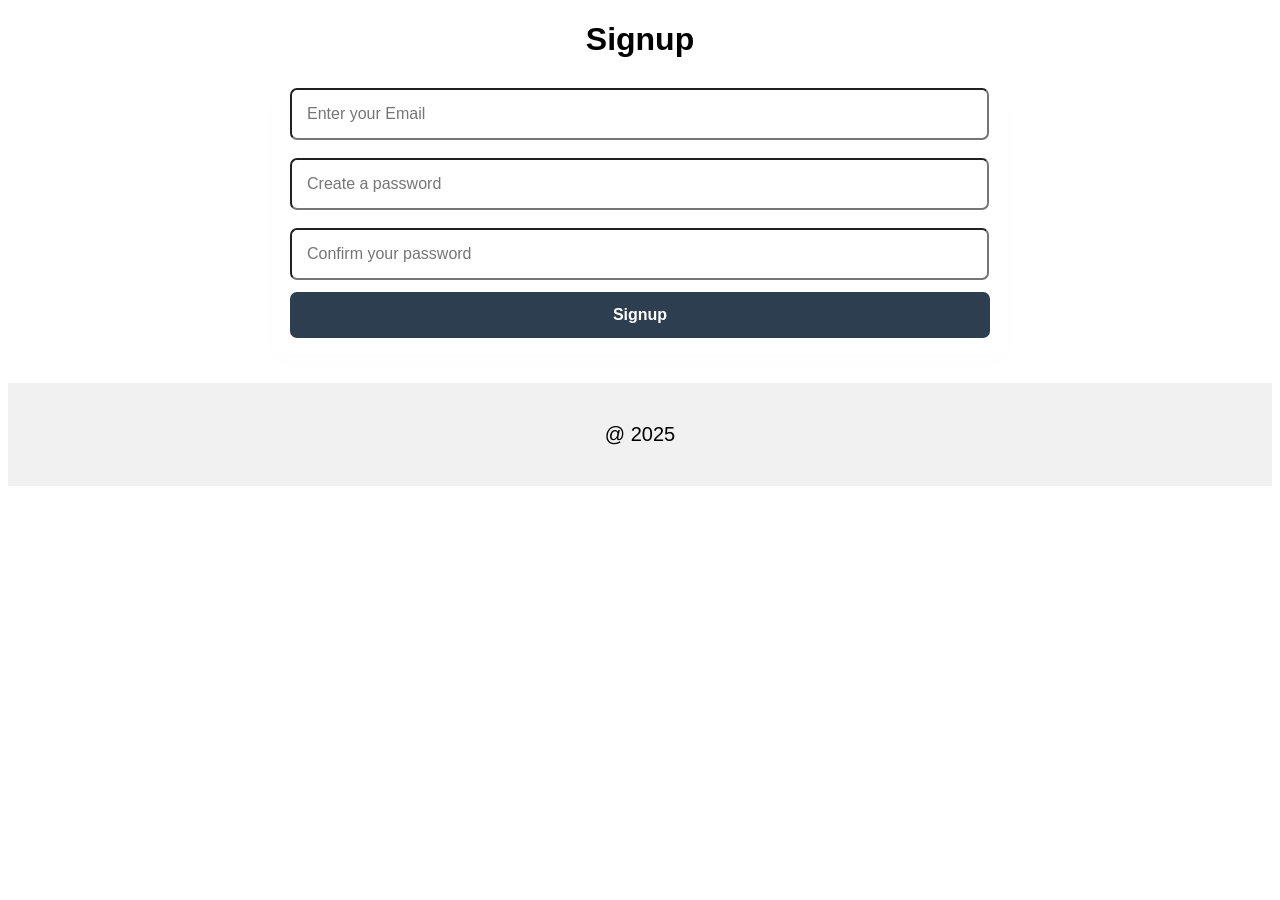
<file: signup.html>
<!DOCTYPE html>
<html lang="en">
<head>
   <title>Signup</title>
</head>
<body style="font-family: Arial, Helvetica, sans-serif;">
    <header></header>
    <main>
        <h1 style="text-align: center;">Signup</h1>

        <form action="#" method="post" style="max-width: 700px; margin: 30px auto; padding: 0 18px; color: #333; font-size: 20px; border-radius: 10px; box-shadow: 0 10px 25px rgba(0,0,0,0.01);">
        <label for="email" style="display: block; margin-bottom: 6px; color: #333; font-weight: 600; "></label>
        <input type="email" id="email" name="email" placeholder="Enter your Email" style="width: 95%; padding: 15px; border-radius: 7px; margin-bottom: 12px; font-size: medium;">

        <label for="password" style="display: block; margin-bottom: 6px; color: #333; font-weight: 600; "></label>
        <input type="password" id="password" name="password" placeholder="Create a password" style="width: 95%; padding: 15px; border-radius: 7px; margin-bottom: 12px; font-size: medium;">

        <label for="Confirm_password" style="display: block; margin-bottom: 6px; color: #333; font-weight: 600; "></label>
        <input type="password" id="Confirm_password" name="Confirm_password" placeholder="Confirm your password" style="width: 95%; padding: 15px; border-radius: 7px; margin-bottom: 12px; font-size: medium;">

        <button type="submit" style="background-color: #2c3e50; color: white; width: 100%; padding: 14px 20px; border-radius: 7px; border: none; font-size: 16px; margin-bottom: 15px; font-weight: bold;">Signup</button>

        </form>
    </main>
    <footer style="text-align: center; padding: 20px ; background-color: #f1f1f1; ">
       <p style="font-size: 20px;">@ 2025</p>
    </footer>
</body>
</html>
</file>
<file: index.css>
/* ─────────────────────────────────────────────
   YumDiary — style.css (Improved)
   ───────────────────────────────────────────── */

*, *::before, *::after { box-sizing: border-box; margin: 0; padding: 0; }

:root {
  --cream:   #fdf8f2;
  --ink:     #1a1208;
  --warm:    #f5ede0;
  --accent:  #c8522a;
  --accent2: #e8a020;
  --muted:   #8a7060;
  --card-bg: #fffcf8;
  --radius:  18px;
  --shadow:  0 8px 40px rgba(30,15,5,.10);
}

html { scroll-behavior: smooth; }

body {
  background: var(--cream);
  color: var(--ink);
  font-family: 'DM Sans', sans-serif;
  font-size: 16px;
  line-height: 1.6;
  overflow-x: hidden;
}

/* ── MARBLE BACKGROUND ── */
.marble {
  position: fixed;
  inset: 0;
  z-index: -2;
  background:
    radial-gradient(ellipse 80% 60% at 20% 10%, #f5e8d4 0%, transparent 60%),
    radial-gradient(ellipse 60% 80% at 80% 90%, #fce8cc 0%, transparent 55%),
    radial-gradient(ellipse 50% 50% at 60% 30%, #fff4e8 0%, transparent 50%),
    var(--cream);
}

/* ── PARALLAX STAGE ── */
#stage {
  position: fixed;
  inset: 0;
  z-index: -1;
  pointer-events: none;
}
.ing {
  position: absolute;
  font-size: clamp(1.4rem, 3vw, 2.6rem);
  user-select: none;
  opacity: .55;
  filter: blur(.3px);
  transition: transform .05s linear;
  will-change: transform;
}
.ing.accent { color: var(--accent2); font-size: clamp(1rem, 2vw, 1.8rem); opacity: .4; }
#i1  { top:  8%;  left:  6%; }
#i2  { top: 18%;  left: 88%; }
#i3  { top: 30%;  left: 75%; }
#i4  { top: 55%;  left:  4%; }
#i5  { top: 12%;  left: 42%; }
#i6  { top: 70%;  left: 82%; }
#i7  { top: 40%;  left: 92%; }
#i8  { top: 65%;  left: 20%; }
#i9  { top: 22%;  left: 18%; }
#i10 { top: 80%;  left: 55%; }
#i11 { top: 48%;  left: 52%; }
#i12 { top: 85%;  left:  8%; }

/* ── NAV ── */
nav {
  position: sticky;
  top: 0;
  z-index: 100;
  display: flex;
  align-items: center;
  justify-content: space-between;
  padding: 1rem 4vw;
  background: rgba(253,248,242,.92);
  backdrop-filter: blur(16px);
  border-bottom: 1px solid rgba(200,82,42,.10);
  gap: 1.5rem;
}

.logo {
  font-family: 'Playfair Display', serif;
  font-size: 1.55rem;
  font-weight: 700;
  color: var(--ink);
  letter-spacing: -.5px;
  flex-shrink: 0;
}
.logo em { color: var(--accent); font-style: italic; }

.nav-links { display: flex; gap: 2rem; }
.nav-links a {
  text-decoration: none;
  color: var(--muted);
  font-size: .9rem;
  font-weight: 500;
  letter-spacing: .02em;
  transition: color .2s;
}
.nav-links a:hover,
.nav-links a.nav-active { color: var(--accent); }

.nav-actions {
  display: flex;
  align-items: center;
  gap: .75rem;
  margin-left: auto;
}

.nav-btn {
  border: none;
  cursor: pointer;
  font-family: 'DM Sans', sans-serif;
  font-size: .88rem;
  font-weight: 600;
  border-radius: 50px;
  transition: all .2s;
}
.nav-btn.ghost {
  background: rgba(200,82,42,.08);
  color: var(--accent);
  padding: .5rem .6rem;
  display: flex;
  align-items: center;
  justify-content: center;
}
.nav-btn.ghost:hover { background: rgba(200,82,42,.16); }
.nav-btn.primary {
  background: var(--accent);
  color: #fff;
  padding: .55rem 1.2rem;
  box-shadow: 0 3px 14px rgba(200,82,42,.30);
}
.nav-btn.primary:hover { background: #b04422; transform: translateY(-1px); }

/* ── HAMBURGER ── */
.hamburger {
  display: none;
  flex-direction: column;
  justify-content: space-between;
  width: 26px;
  height: 18px;
  background: none;
  border: none;
  cursor: pointer;
  padding: 0;
  flex-shrink: 0;
}
.hamburger span {
  display: block;
  width: 100%;
  height: 2px;
  background: var(--ink);
  border-radius: 2px;
  transition: all .28s ease;
}
.hamburger.open span:nth-child(1) { transform: translateY(8px) rotate(45deg); }
.hamburger.open span:nth-child(2) { opacity: 0; }
.hamburger.open span:nth-child(3) { transform: translateY(-8px) rotate(-45deg); }

/* ── MOBILE MENU ── */
.mobile-menu {
  display: none;
  flex-direction: column;
  background: rgba(253,248,242,.98);
  backdrop-filter: blur(16px);
  border-bottom: 1px solid rgba(200,82,42,.10);
  padding: 1rem 4vw 1.5rem;
  gap: .15rem;
  position: sticky;
  top: 60px;
  z-index: 99;
}
.mobile-menu.open { display: flex; }
.mobile-menu a {
  text-decoration: none;
  color: var(--ink);
  font-size: 1rem;
  font-weight: 500;
  padding: .65rem .5rem;
  border-bottom: 1px solid rgba(200,82,42,.07);
  transition: color .2s;
}
.mobile-menu a:hover { color: var(--accent); }
.mobile-menu .mob-cta {
  margin-top: .6rem;
  background: var(--accent);
  color: #fff !important;
  border-radius: 50px;
  text-align: center;
  padding: .75rem 1rem;
  border: none;
  font-weight: 600;
}

/* ── HERO ── */
.hero {
  display: flex;
  align-items: center;
  justify-content: space-between;
  gap: 3rem;
  padding: 6rem 4vw 5rem;
  max-width: 1280px;
  margin: 0 auto;
  position: relative;
}

.hero-text { max-width: 560px; }

.eyebrow {
  display: inline-block;
  font-size: .78rem;
  font-weight: 600;
  letter-spacing: .16em;
  text-transform: uppercase;
  color: var(--accent);
  background: rgba(200,82,42,.10);
  border-radius: 50px;
  padding: .35rem 1rem;
  margin-bottom: 1.4rem;
}

h1 {
  font-family: 'Playfair Display', serif;
  font-size: clamp(2.6rem, 5.5vw, 4.2rem);
  line-height: 1.12;
  font-weight: 700;
  color: var(--ink);
  margin-bottom: 1.2rem;
}
h1 em { font-style: italic; color: var(--accent); }

.hero-sub {
  color: var(--muted);
  font-size: 1.05rem;
  max-width: 440px;
  margin-bottom: 2rem;
  line-height: 1.7;
}

/* ── SEARCH BAR ── */
.search-bar {
  display: flex;
  align-items: center;
  background: #fff;
  border: 1.5px solid rgba(200,82,42,.15);
  border-radius: 50px;
  padding: .5rem .5rem .5rem 1.2rem;
  box-shadow: 0 4px 24px rgba(30,15,5,.08);
  margin-bottom: 1.4rem;
  max-width: 480px;
  gap: .7rem;
  transition: border-color .2s, box-shadow .2s;
}
.search-bar:focus-within {
  border-color: var(--accent);
  box-shadow: 0 4px 28px rgba(200,82,42,.18);
}
.search-icon { color: var(--muted); flex-shrink: 0; }
.search-bar input {
  flex: 1;
  border: none;
  outline: none;
  font-family: 'DM Sans', sans-serif;
  font-size: .95rem;
  color: var(--ink);
  background: transparent;
}
.search-bar input::placeholder { color: var(--muted); }
.search-btn {
  background: var(--accent);
  color: #fff;
  border: none;
  border-radius: 50px;
  padding: .6rem 1.3rem;
  font-family: 'DM Sans', sans-serif;
  font-size: .88rem;
  font-weight: 600;
  cursor: pointer;
  transition: background .2s, transform .18s;
  flex-shrink: 0;
}
.search-btn:hover { background: #b04422; transform: scale(1.03); }

/* ── HERO TAGS ── */
.hero-tags {
  display: flex;
  flex-wrap: wrap;
  gap: .6rem;
}
.htag {
  background: var(--warm);
  color: var(--ink);
  font-size: .8rem;
  font-weight: 500;
  padding: .35rem .9rem;
  border-radius: 50px;
  border: 1px solid rgba(200,82,42,.12);
  cursor: pointer;
  transition: background .2s, border-color .2s;
}
.htag:hover { background: rgba(200,82,42,.12); border-color: var(--accent); }

/* ── HERO VISUAL ── */
.hero-visual {
  flex-shrink: 0;
  display: flex;
  align-items: center;
  justify-content: center;
  position: relative;
}

.chef-wrap {
  width: clamp(240px, 30vw, 380px);
  height: clamp(240px, 30vw, 380px);
  display: flex;
  align-items: flex-end;
  justify-content: center;
  animation: float 5s ease-in-out infinite;
  filter: drop-shadow(0 24px 40px rgba(30,15,5,.18));
}

.chef-img {
  width: 100%;
  height: 100%;
  object-fit: contain;
}

@keyframes float {
  0%, 100% { transform: translateY(0); }
  50%       { transform: translateY(-14px); }
}

/* ── FLOATING BADGES ── */
.hero-badge {
  position: absolute;
  display: flex;
  align-items: center;
  gap: .6rem;
  background: #fff;
  border-radius: 14px;
  padding: .7rem 1rem;
  box-shadow: 0 8px 28px rgba(30,15,5,.12);
  border: 1px solid rgba(200,82,42,.10);
  animation: float 5s ease-in-out infinite;
}
.hero-badge.b1 { bottom: 10%; left: -10%; animation-delay: .8s; }
.hero-badge.b2 { top: 8%; right: -8%; animation-delay: 1.5s; }
.badge-icon { font-size: 1.4rem; }
.badge-val { font-size: .95rem; font-weight: 700; color: var(--ink); line-height: 1.2; }
.badge-lbl { font-size: .72rem; color: var(--muted); }

/* ── STATS STRIP ── */
.stats-strip {
  max-width: 900px;
  margin: 0 auto 1rem;
  padding: 1.6rem 3rem;
  background: #fff;
  border-radius: 20px;
  border: 1px solid rgba(200,82,42,.10);
  box-shadow: 0 4px 24px rgba(30,15,5,.07);
  display: flex;
  align-items: center;
  justify-content: center;
  gap: 2.5rem;
  flex-wrap: wrap;
}
.stat-item { text-align: center; }
.stat-num {
  display: block;
  font-family: 'Playfair Display', serif;
  font-size: 1.5rem;
  font-weight: 700;
  color: var(--accent);
  line-height: 1.2;
}
.stat-lbl {
  font-size: .78rem;
  color: var(--muted);
  font-weight: 500;
  letter-spacing: .04em;
  text-transform: uppercase;
}
.stat-div {
  width: 1px;
  height: 36px;
  background: rgba(200,82,42,.15);
}

/* ── SECTIONS ── */
section {
  max-width: 1280px;
  margin: 0 auto;
  padding: 5rem 4vw;
}

.fi {
  text-align: center;
  margin-bottom: 2.5rem;
  opacity: 0;
  transform: translateY(28px);
  transition: opacity .6s ease, transform .6s ease;
}
.fi.on { opacity: 1; transform: none; }

.s-label {
  display: inline-block;
  font-size: .75rem;
  font-weight: 600;
  letter-spacing: .2em;
  text-transform: uppercase;
  color: var(--accent);
  margin-bottom: .8rem;
}

.s-title {
  font-family: 'Playfair Display', serif;
  font-size: clamp(1.9rem, 3.5vw, 2.8rem);
  font-weight: 700;
  color: var(--ink);
  margin-bottom: .9rem;
  line-height: 1.2;
}

.s-sub {
  color: var(--muted);
  font-size: 1rem;
  max-width: 500px;
  margin: 0 auto;
  line-height: 1.7;
}

/* ── FILTER ROW ── */
.filter-row {
  display: flex;
  gap: .65rem;
  flex-wrap: wrap;
  justify-content: center;
  margin-bottom: 2.5rem;
}
.filter-btn {
  border: 1.5px solid rgba(200,82,42,.15);
  background: var(--card-bg);
  color: var(--muted);
  font-family: 'DM Sans', sans-serif;
  font-size: .85rem;
  font-weight: 600;
  padding: .5rem 1.2rem;
  border-radius: 50px;
  cursor: pointer;
  transition: all .2s;
}
.filter-btn:hover { border-color: var(--accent); color: var(--accent); }
.filter-btn.active {
  background: var(--accent);
  border-color: var(--accent);
  color: #fff;
  box-shadow: 0 3px 12px rgba(200,82,42,.30);
}

/* ── RECIPE GRID ── */
.grid {
  display: grid;
  grid-template-columns: repeat(auto-fill, minmax(270px, 1fr));
  gap: 1.8rem;
}

.card {
  background: var(--card-bg);
  border-radius: var(--radius);
  overflow: hidden;
  box-shadow: var(--shadow);
  border: 1px solid rgba(200,82,42,.07);
  transition: transform .28s ease, box-shadow .28s ease;
  opacity: 0;
  transform: translateY(36px);
}
.card.on { animation: cardIn .55s ease forwards; }
@keyframes cardIn { to { opacity: 1; transform: translateY(0); } }
.card:hover {
  transform: translateY(-7px) scale(1.012);
  box-shadow: 0 20px 60px rgba(30,15,5,.16);
}

.card-img {
  width: 100%;
  height: 210px;
  display: flex;
  align-items: center;
  justify-content: center;
  font-size: 5rem;
  background: linear-gradient(135deg, #faecd8, #f5dfc2);
  overflow: hidden;
  position: relative;
}
.card-img img {
  width: 100%;
  height: 100%;
  object-fit: cover;
  display: block;
  transition: transform .45s ease;
}
.card:hover .card-img img { transform: scale(1.07); }

/* ── BOOKMARK BUTTON ── */
.bookmark {
  position: absolute;
  top: .75rem;
  right: .75rem;
  width: 34px;
  height: 34px;
  border-radius: 50%;
  background: rgba(255,255,255,.9);
  border: none;
  cursor: pointer;
  display: flex;
  align-items: center;
  justify-content: center;
  color: var(--muted);
  transition: all .22s;
  backdrop-filter: blur(4px);
  z-index: 2;
}
.bookmark:hover { background: #fff; color: var(--accent); transform: scale(1.1); }
.bookmark.saved { background: var(--accent); color: #fff; }
.bookmark.saved svg { fill: #fff; }

/* ── CARD TAG OVERLAY ── */
.card-tag-overlay {
  position: absolute;
  bottom: .75rem;
  left: .75rem;
  background: rgba(255,255,255,.88);
  backdrop-filter: blur(6px);
  font-size: .7rem;
  font-weight: 600;
  letter-spacing: .1em;
  text-transform: uppercase;
  color: var(--accent);
  padding: .25rem .7rem;
  border-radius: 50px;
  z-index: 2;
}

.card-body { padding: 1.3rem 1.4rem 1.5rem; }

.card-title {
  font-family: 'Playfair Display', serif;
  font-size: 1.2rem;
  font-weight: 700;
  color: var(--ink);
  margin-bottom: .45rem;
  line-height: 1.3;
}

.card-desc {
  color: var(--muted);
  font-size: .87rem;
  line-height: 1.65;
  margin-bottom: .9rem;
}

/* ── CARD META (time, difficulty, rating) ── */
.card-meta {
  display: flex;
  gap: .8rem;
  flex-wrap: wrap;
  margin-bottom: 1rem;
}
.meta-item {
  font-size: .78rem;
  color: var(--muted);
  font-weight: 500;
  background: var(--warm);
  padding: .22rem .65rem;
  border-radius: 50px;
  border: 1px solid rgba(200,82,42,.10);
}

.card-btn {
  display: inline-block;
  color: var(--accent);
  font-size: .85rem;
  font-weight: 600;
  text-decoration: none;
  border-bottom: 1.5px solid rgba(200,82,42,.3);
  padding-bottom: 1px;
  transition: border-color .2s, color .2s;
}
.card-btn:hover { color: #b04422; border-color: #b04422; }

/* ── VIEW ALL ── */
.view-all-wrap {
  text-align: center;
  margin-top: 3rem;
}
.view-all-btn {
  display: inline-flex;
  align-items: center;
  gap: .5rem;
  text-decoration: none;
  color: var(--accent);
  font-weight: 600;
  font-size: .95rem;
  border: 1.5px solid rgba(200,82,42,.3);
  padding: .75rem 2rem;
  border-radius: 50px;
  transition: all .22s;
}
.view-all-btn:hover {
  background: var(--accent);
  color: #fff;
  border-color: var(--accent);
  transform: translateY(-2px);
  box-shadow: 0 6px 20px rgba(200,82,42,.28);
}

/* ── CUISINE PILLS ── */
.cpills {
  display: flex;
  flex-wrap: wrap;
  gap: 1rem;
  justify-content: center;
}
.pill {
  display: flex;
  align-items: center;
  gap: .55rem;
  background: var(--card-bg);
  border: 1.5px solid rgba(200,82,42,.12);
  border-radius: 50px;
  padding: .7rem 1.4rem;
  cursor: pointer;
  transition: background .22s, border-color .22s, transform .2s, box-shadow .22s;
  box-shadow: 0 2px 12px rgba(30,15,5,.06);
  opacity: 0;
  transform: scale(.92);
}
.pill.on { animation: pillIn .45s ease forwards; }
@keyframes pillIn { to { opacity: 1; transform: scale(1); } }
.pill:hover {
  background: var(--accent);
  border-color: var(--accent);
  transform: translateY(-3px) scale(1.04);
  box-shadow: 0 6px 22px rgba(200,82,42,.28);
}
.pill:hover .pname { color: #fff; }
.pem   { font-size: 1.4rem; filter: saturate(.85); transition: filter .2s; }
.pname { font-size: .88rem; font-weight: 600; color: var(--ink); transition: color .2s; }

/* ── NEWSLETTER ── */
.newsletter-section {
  max-width: 1280px;
  margin: 0 auto;
  padding: 2rem 4vw 5rem;
}
.newsletter-box {
  background: linear-gradient(135deg, #fff6ee, #fce8d4);
  border: 1.5px solid rgba(200,82,42,.15);
  border-radius: 28px;
  padding: 3.5rem 2rem;
  text-align: center;
  box-shadow: 0 8px 40px rgba(200,82,42,.08);
}
.nl-emoji { font-size: 2.5rem; margin-bottom: 1rem; }
.nl-title {
  font-family: 'Playfair Display', serif;
  font-size: clamp(1.6rem, 3vw, 2.2rem);
  font-weight: 700;
  color: var(--ink);
  margin-bottom: .7rem;
}
.nl-sub { color: var(--muted); font-size: 1rem; margin-bottom: 1.8rem; }
.nl-form {
  display: flex;
  max-width: 480px;
  margin: 0 auto 1rem;
  gap: .6rem;
  background: #fff;
  border: 1.5px solid rgba(200,82,42,.15);
  border-radius: 50px;
  padding: .4rem .4rem .4rem 1.3rem;
  box-shadow: 0 4px 20px rgba(30,15,5,.07);
}
.nl-form input {
  flex: 1;
  border: none;
  outline: none;
  font-family: 'DM Sans', sans-serif;
  font-size: .95rem;
  color: var(--ink);
  background: transparent;
}
.nl-form input::placeholder { color: var(--muted); }
.nl-btn {
  background: var(--accent);
  color: #fff;
  border: none;
  border-radius: 50px;
  padding: .65rem 1.4rem;
  font-family: 'DM Sans', sans-serif;
  font-size: .9rem;
  font-weight: 600;
  cursor: pointer;
  transition: background .2s, transform .18s;
  white-space: nowrap;
}
.nl-btn:hover { background: #b04422; transform: scale(1.03); }
.nl-note { font-size: .78rem; color: var(--muted); }

/* ── FOOTER ── */
footer {
  border-top: 1px solid rgba(200,82,42,.10);
  background: var(--warm);
}
.footer-top {
  max-width: 1280px;
  margin: 0 auto;
  padding: 3.5rem 4vw 2.5rem;
  display: flex;
  gap: 4rem;
  flex-wrap: wrap;
  justify-content: space-between;
}
.footer-brand { max-width: 240px; }
.flogo {
  display: block;
  font-family: 'Playfair Display', serif;
  font-size: 1.5rem;
  font-weight: 700;
  color: var(--ink);
  margin-bottom: .5rem;
}
.flogo em { color: var(--accent); font-style: italic; }
.footer-tagline { font-size: .9rem; color: var(--muted); line-height: 1.6; }

.footer-links { display: flex; gap: 3rem; flex-wrap: wrap; }
.fl-col { display: flex; flex-direction: column; gap: .55rem; }
.fl-head {
  font-size: .75rem;
  font-weight: 700;
  letter-spacing: .15em;
  text-transform: uppercase;
  color: var(--ink);
  margin-bottom: .3rem;
}
.fl-col a {
  text-decoration: none;
  color: var(--muted);
  font-size: .88rem;
  transition: color .2s;
}
.fl-col a:hover { color: var(--accent); }

.footer-bottom {
  max-width: 1280px;
  margin: 0 auto;
  padding: 1.2rem 4vw;
  border-top: 1px solid rgba(200,82,42,.08);
  text-align: center;
  color: var(--muted);
  font-size: .85rem;
}
.acc { color: var(--accent); }

/* ── RESPONSIVE ── */
@media (max-width: 900px) {
  .hero-badge { display: none; }
  .footer-top { gap: 2.5rem; }
}

@media (max-width: 768px) {
  .hero {
    flex-direction: column;
    text-align: center;
    padding: 4rem 5vw 3rem;
  }
  .hero-sub, .search-bar { margin-left: auto; margin-right: auto; }
  .hero-tags { justify-content: center; }
  .hero-visual { order: -1; }
  .chef-wrap { width: 200px; height: 200px; }
  .nav-links, .nav-actions { display: none; }
  .hamburger { display: flex; }
  .grid { grid-template-columns: 1fr 1fr; }
  .stats-strip { gap: 1.5rem; padding: 1.4rem 1.5rem; }
  .stat-div { display: none; }
}

@media (max-width: 520px) {
  .grid { grid-template-columns: 1fr; }
  .footer-links { gap: 2rem; }
  .nl-form { flex-direction: column; border-radius: 16px; padding: .8rem; }
  .nl-btn { border-radius: 12px; }
}
</file>
<file: about.css>
*, *::before, *::after { box-sizing: border-box; margin: 0; padding: 0; }

:root {
  --cream: #f5f0e8;
  --cream2: #ede6d6;
  --warm-white: #faf7f2;
  --card-bg: #f9f5ee;
  --red: #c0392b;
  --red-dark: #a93226;
  --text-dark: #1a1510;
  --text-mid: #5a4e3c;
  --text-light: #9a8c78;
  --border: #e0d5c0;
  --tag-bg: #eee8d8;
}

body {
  font-family: 'DM Sans', sans-serif;
  background: var(--cream);
  color: var(--text-dark);
  min-height: 100vh;
  overflow-x: hidden;
}

/* ── FLOATING DECORATIONS ── */
.float-deco {
  position: fixed;
  pointer-events: none;
  z-index: 0;
  font-size: 2rem;
  opacity: 0.45;
  animation: floatDrift 8s ease-in-out infinite;
}
.float-deco:nth-child(1)  { top: 8%;  left: 3%;   font-size: 1.8rem; animation-delay: 0s;   animation-duration: 7s; }
.float-deco:nth-child(2)  { top: 18%; right: 4%;  font-size: 2.4rem; animation-delay: 1.2s; animation-duration: 9s; }
.float-deco:nth-child(3)  { top: 40%; left: 1.5%; font-size: 1.5rem; animation-delay: 2s;   animation-duration: 6s; }
.float-deco:nth-child(4)  { top: 55%; right: 2%;  font-size: 2rem;   animation-delay: 0.5s; animation-duration: 8s; }
.float-deco:nth-child(5)  { top: 72%; left: 5%;   font-size: 1.6rem; animation-delay: 3s;   animation-duration: 7s; }
.float-deco:nth-child(6)  { top: 85%; right: 6%;  font-size: 2.2rem; animation-delay: 1.8s; animation-duration: 10s; }

@keyframes floatDrift {
  0%, 100% { transform: translateY(0px) rotate(-3deg); }
  50%       { transform: translateY(-18px) rotate(3deg); }
}

/* ── NAVBAR ── */
nav {
  position: sticky;
  top: 0;
  z-index: 100;
  background: var(--warm-white);
  border-bottom: 1px solid var(--border);
  display: flex;
  align-items: center;
  justify-content: space-between;
  padding: 0 48px;
  height: 64px;
}
.logo {
  font-family: 'Playfair Display', serif;
  font-size: 1.45rem;
  font-weight: 700;
  color: var(--text-dark);
  text-decoration: none;
  letter-spacing: -0.5px;
}
.logo span { color: var(--red); font-style: italic; }
.nav-links { display: flex; gap: 32px; list-style: none; }
.nav-links a {
  font-size: 0.9rem;
  font-weight: 500;
  color: var(--text-mid);
  text-decoration: none;
  transition: color 0.2s;
}
.nav-links a:hover, .nav-links a.active { color: var(--text-dark); }
.nav-links a.active { font-weight: 600; }
.nav-right { display: flex; align-items: center; gap: 16px; }
.btn-icon { background: none; border: none; cursor: pointer; color: var(--text-mid); padding: 6px; }
.btn-icon svg { display: block; }
.btn-add {
  background: var(--red);
  color: #fff;
  border: none;
  padding: 9px 20px;
  border-radius: 24px;
  font-family: 'DM Sans', sans-serif;
  font-size: 0.85rem;
  font-weight: 600;
  cursor: pointer;
  transition: background 0.2s, transform 0.15s;
}
.btn-add:hover { background: var(--red-dark); transform: translateY(-1px); }

/* ── HERO BANNER ── */
.hero-banner {
  position: relative;
  background: var(--cream2);
  border-bottom: 1px solid var(--border);
  padding: 32px 64px 28px;
  overflow: hidden;
}
.hero-banner::after {
  content: '';
  position: absolute;
  inset: 0;
  background: radial-gradient(ellipse at 80% 50%, rgba(192,57,43,0.06) 0%, transparent 65%);
  pointer-events: none;
}
.breadcrumb {
  font-size: 0.78rem;
  color: var(--text-light);
  margin-bottom: 8px;
  letter-spacing: 0.02em;
}
.breadcrumb a { color: var(--text-light); text-decoration: none; }
.breadcrumb a:hover { color: var(--red); }
.breadcrumb span { margin: 0 6px; }
.hero-label {
  font-size: 0.68rem;
  font-weight: 600;
  letter-spacing: 0.12em;
  text-transform: uppercase;
  color: var(--red);
  margin-bottom: 6px;
}
.hero-title {
  font-family: 'Playfair Display', serif;
  font-size: clamp(2rem, 4vw, 3rem);
  font-weight: 900;
  line-height: 1.1;
  color: var(--text-dark);
  margin-bottom: 10px;
}
.hero-title em { font-style: italic; color: var(--red); }
.hero-desc {
  font-size: 0.9rem;
  color: var(--text-mid);
  max-width: 480px;
  line-height: 1.55;
  margin-bottom: 16px;
}
.hero-stats { display: flex; gap: 24px; }
.hero-stat { display: flex; flex-direction: column; gap: 1px; }
.hero-stat strong {
  font-family: 'Playfair Display', serif;
  font-size: 1.3rem;
  font-weight: 700;
  color: var(--text-dark);
}
.hero-stat span {
  font-size: 0.72rem;
  color: var(--text-light);
  font-weight: 500;
  letter-spacing: 0.04em;
  text-transform: uppercase;
}
.hero-emoji {
  position: absolute;
  right: 120px;
  top: 50%;
  transform: translateY(-50%);
  font-size: 6rem;
  animation: floatDrift 6s ease-in-out infinite;
  filter: drop-shadow(0 8px 24px rgba(0,0,0,0.12));
}

/* ── PAGE WRAPPER ── */
.page-wrapper {
  position: relative;
  z-index: 1;
  max-width: 1220px;
  margin: 0 auto;
  padding: 48px 32px 64px;
}

/* ── STORY SECTION ── */
.story-grid {
  display: grid;
  grid-template-columns: 1fr 1fr;
  gap: 48px;
  align-items: center;
  margin-bottom: 64px;
  animation: fadeUp 0.5s both 0.05s;
}
.story-text .section-label {
  font-size: 0.68rem;
  font-weight: 600;
  letter-spacing: 0.12em;
  text-transform: uppercase;
  color: var(--red);
  margin-bottom: 10px;
}
.story-text h2 {
  font-family: 'Playfair Display', serif;
  font-size: clamp(1.6rem, 3vw, 2.2rem);
  font-weight: 900;
  line-height: 1.2;
  margin-bottom: 16px;
}
.story-text h2 em { font-style: italic; color: var(--red); }
.story-text p {
  font-size: 0.92rem;
  color: var(--text-mid);
  line-height: 1.7;
  margin-bottom: 14px;
}
.story-visual {
  background: var(--card-bg);
  border: 1px solid var(--border);
  border-radius: 24px;
  height: 320px;
  display: flex;
  align-items: center;
  justify-content: center;
  font-size: 7rem;
  position: relative;
  overflow: hidden;
}
.story-visual::after {
  content: '';
  position: absolute;
  inset: 0;
  background: radial-gradient(ellipse at center 110%, rgba(192,57,43,0.06) 0%, transparent 70%);
}
.story-visual .big-emoji {
  animation: floatDrift 5s ease-in-out infinite;
  filter: drop-shadow(0 12px 32px rgba(0,0,0,0.1));
}
.story-visual .deco-emoji {
  position: absolute;
  font-size: 2rem;
  opacity: 0.5;
  animation: floatDrift 7s ease-in-out infinite;
}
.story-visual .deco-emoji:nth-child(2) { top: 18px; right: 24px; animation-delay: 1s; }
.story-visual .deco-emoji:nth-child(3) { bottom: 20px; left: 24px; animation-delay: 2s; font-size: 1.6rem; }
.story-visual .deco-emoji:nth-child(4) { bottom: 24px; right: 36px; animation-delay: 0.5s; font-size: 1.4rem; }

/* ── VALUES ── */
.values-section {
  margin-bottom: 64px;
  animation: fadeUp 0.5s both 0.15s;
}
.section-intro {
  display: flex;
  align-items: flex-end;
  justify-content: space-between;
  margin-bottom: 24px;
}
.section-intro-left .section-label {
  font-size: 0.68rem;
  font-weight: 600;
  letter-spacing: 0.12em;
  text-transform: uppercase;
  color: var(--red);
  margin-bottom: 6px;
}
.section-intro-left h2 {
  font-family: 'Playfair Display', serif;
  font-size: 1.5rem;
  font-weight: 700;
}
.values-grid {
  display: grid;
  grid-template-columns: repeat(3, 1fr);
  gap: 18px;
}
.value-card {
  background: var(--card-bg);
  border: 1px solid var(--border);
  border-radius: 18px;
  padding: 28px 24px;
  transition: transform 0.25s, box-shadow 0.25s;
  animation: fadeUp 0.5s both;
}
.value-card:nth-child(1) { animation-delay: 0.1s; }
.value-card:nth-child(2) { animation-delay: 0.15s; }
.value-card:nth-child(3) { animation-delay: 0.2s; }
.value-card:nth-child(4) { animation-delay: 0.25s; }
.value-card:nth-child(5) { animation-delay: 0.3s; }
.value-card:nth-child(6) { animation-delay: 0.35s; }
.value-card:hover {
  transform: translateY(-5px);
  box-shadow: 0 16px 40px rgba(90,78,60,0.12);
}
.value-icon {
  font-size: 2.2rem;
  margin-bottom: 14px;
  display: block;
}
.value-card h3 {
  font-family: 'Playfair Display', serif;
  font-size: 1.05rem;
  font-weight: 700;
  margin-bottom: 8px;
}
.value-card p {
  font-size: 0.82rem;
  color: var(--text-mid);
  line-height: 1.6;
}

/* ── TEAM SECTION ── */
.team-section {
  margin-bottom: 64px;
  animation: fadeUp 0.5s both 0.2s;
}
.team-grid {
  display: grid;
  grid-template-columns: repeat(4, 1fr);
  gap: 18px;
  margin-top: 24px;
}
.team-card {
  background: var(--card-bg);
  border: 1px solid var(--border);
  border-radius: 18px;
  overflow: hidden;
  transition: transform 0.25s, box-shadow 0.25s;
  animation: fadeUp 0.5s both;
  text-align: center;
}
.team-card:nth-child(1) { animation-delay: 0.1s; }
.team-card:nth-child(2) { animation-delay: 0.15s; }
.team-card:nth-child(3) { animation-delay: 0.2s; }
.team-card:nth-child(4) { animation-delay: 0.25s; }
.team-card:hover {
  transform: translateY(-5px);
  box-shadow: 0 16px 40px rgba(90,78,60,0.12);
}
.team-avatar {
  height: 120px;
  display: flex;
  align-items: center;
  justify-content: center;
  font-size: 3.5rem;
  position: relative;
}
.team-avatar::after {
  content: '';
  position: absolute;
  inset: 0;
  background: radial-gradient(ellipse at center 110%, rgba(192,57,43,0.06) 0%, transparent 70%);
}
.team-avatar .avatar-emoji { animation: floatDrift 5s ease-in-out infinite; }
.team-body { padding: 14px 16px 20px; }
.team-name {
  font-family: 'Playfair Display', serif;
  font-size: 1rem;
  font-weight: 700;
  margin-bottom: 4px;
}
.team-role {
  font-size: 0.72rem;
  font-weight: 600;
  letter-spacing: 0.06em;
  text-transform: uppercase;
  color: var(--red);
  margin-bottom: 8px;
}
.team-bio {
  font-size: 0.78rem;
  color: var(--text-mid);
  line-height: 1.55;
}

/* ── MILESTONES ── */
.milestones-section {
  margin-bottom: 64px;
  animation: fadeUp 0.5s both 0.25s;
}
.timeline {
  margin-top: 24px;
  position: relative;
  padding-left: 32px;
}
.timeline::before {
  content: '';
  position: absolute;
  left: 7px;
  top: 8px;
  bottom: 8px;
  width: 2px;
  background: var(--border);
}
.timeline-item {
  position: relative;
  margin-bottom: 32px;
  animation: fadeUp 0.5s both;
}
.timeline-item:nth-child(1) { animation-delay: 0.1s; }
.timeline-item:nth-child(2) { animation-delay: 0.15s; }
.timeline-item:nth-child(3) { animation-delay: 0.2s; }
.timeline-item:nth-child(4) { animation-delay: 0.25s; }
.timeline-item:nth-child(5) { animation-delay: 0.3s; }
.timeline-dot {
  position: absolute;
  left: -29px;
  top: 4px;
  width: 16px;
  height: 16px;
  border-radius: 50%;
  background: var(--warm-white);
  border: 2px solid var(--border);
  transition: all 0.2s;
}
.timeline-item:hover .timeline-dot {
  background: var(--red);
  border-color: var(--red);
}
.timeline-year {
  font-size: 0.68rem;
  font-weight: 700;
  letter-spacing: 0.1em;
  text-transform: uppercase;
  color: var(--red);
  margin-bottom: 4px;
}
.timeline-title {
  font-family: 'Playfair Display', serif;
  font-size: 1.05rem;
  font-weight: 700;
  margin-bottom: 4px;
}
.timeline-desc {
  font-size: 0.83rem;
  color: var(--text-mid);
  line-height: 1.55;
  max-width: 560px;
}

/* ── PRESS / FEATURES ── */
.press-section {
  background: var(--card-bg);
  border: 1px solid var(--border);
  border-radius: 18px;
  padding: 32px 36px;
  margin-bottom: 64px;
  animation: fadeUp 0.5s both 0.3s;
}
.press-section .section-label {
  font-size: 0.68rem;
  font-weight: 600;
  letter-spacing: 0.12em;
  text-transform: uppercase;
  color: var(--red);
  margin-bottom: 6px;
}
.press-section h2 {
  font-family: 'Playfair Display', serif;
  font-size: 1.3rem;
  font-weight: 700;
  margin-bottom: 24px;
}
.press-grid {
  display: grid;
  grid-template-columns: repeat(3, 1fr);
  gap: 18px;
}
.press-card {
  background: var(--warm-white);
  border: 1px solid var(--border);
  border-radius: 14px;
  padding: 20px;
  transition: transform 0.2s, box-shadow 0.2s;
}
.press-card:hover {
  transform: translateY(-3px);
  box-shadow: 0 10px 28px rgba(90,78,60,0.1);
}
.press-pub {
  font-size: 0.7rem;
  font-weight: 700;
  letter-spacing: 0.08em;
  text-transform: uppercase;
  color: var(--text-light);
  margin-bottom: 8px;
}
.press-quote {
  font-family: 'Playfair Display', serif;
  font-size: 0.92rem;
  font-style: italic;
  color: var(--text-dark);
  line-height: 1.5;
}
.press-quote::before { content: '"'; color: var(--red); font-size: 1.2rem; }
.press-quote::after  { content: '"'; color: var(--red); font-size: 1.2rem; }

/* ── CTA BAND ── */
.cta-band {
  background: var(--red);
  border-radius: 18px;
  padding: 40px 48px;
  display: flex;
  align-items: center;
  justify-content: space-between;
  margin-bottom: 0;
  animation: fadeUp 0.5s both 0.35s;
  overflow: hidden;
  position: relative;
}
.cta-band::after {
  content: '';
  position: absolute;
  inset: 0;
  background: radial-gradient(ellipse at 80% 50%, rgba(255,255,255,0.08) 0%, transparent 60%);
  pointer-events: none;
}
.cta-band h2 {
  font-family: 'Playfair Display', serif;
  font-size: 1.7rem;
  font-weight: 900;
  color: #fff;
  margin-bottom: 6px;
}
.cta-band p {
  font-size: 0.88rem;
  color: rgba(255,255,255,0.82);
  max-width: 420px;
  line-height: 1.55;
}
.cta-actions { display: flex; gap: 12px; align-items: center; flex-shrink: 0; }
.btn-cta-white {
  background: #fff;
  color: var(--red);
  border: none;
  padding: 12px 28px;
  border-radius: 28px;
  font-family: 'DM Sans', sans-serif;
  font-size: 0.88rem;
  font-weight: 700;
  cursor: pointer;
  transition: transform 0.15s, box-shadow 0.2s;
  white-space: nowrap;
}
.btn-cta-white:hover { transform: translateY(-2px); box-shadow: 0 8px 24px rgba(0,0,0,0.15); }
.btn-cta-outline {
  background: transparent;
  color: #fff;
  border: 2px solid rgba(255,255,255,0.5);
  padding: 11px 24px;
  border-radius: 28px;
  font-family: 'DM Sans', sans-serif;
  font-size: 0.88rem;
  font-weight: 600;
  cursor: pointer;
  transition: border-color 0.2s, background 0.2s;
  white-space: nowrap;
}
.btn-cta-outline:hover { border-color: #fff; background: rgba(255,255,255,0.1); }

/* ── NEWSLETTER ── */
.newsletter {
  background: var(--cream2);
  border-top: 1px solid var(--border);
  padding: 40px 0;
  text-align: center;
}
.newsletter .nl-label {
  font-size: 0.68rem;
  font-weight: 700;
  letter-spacing: 0.12em;
  color: var(--red);
  text-transform: uppercase;
  margin-bottom: 6px;
}
.newsletter h3 {
  font-family: 'Playfair Display', serif;
  font-size: 1.7rem;
  font-weight: 800;
  margin-bottom: 6px;
}
.newsletter p { font-size: 0.88rem; color: var(--text-mid); margin-bottom: 16px; }
.nl-form { display: flex; justify-content: center; max-width: 440px; margin: 0 auto 10px; }
.nl-input {
  flex: 1;
  padding: 12px 20px;
  border: 1.5px solid var(--border);
  border-right: none;
  border-radius: 28px 0 0 28px;
  font-family: 'DM Sans', sans-serif;
  font-size: 0.88rem;
  background: var(--warm-white);
  outline: none;
  color: var(--text-dark);
}
.nl-btn {
  background: var(--red);
  color: #fff;
  border: none;
  padding: 12px 24px;
  border-radius: 0 28px 28px 0;
  font-family: 'DM Sans', sans-serif;
  font-size: 0.88rem;
  font-weight: 600;
  cursor: pointer;
  transition: background 0.2s;
}
.nl-btn:hover { background: var(--red-dark); }
.nl-disclaimer { font-size: 0.73rem; color: var(--text-light); }

/* ── FOOTER ── */
footer {
  background: var(--warm-white);
  border-top: 1px solid var(--border);
  padding: 32px 64px 24px;
  display: grid;
  grid-template-columns: 2fr 1fr 1fr 1fr;
  gap: 32px;
}
.footer-brand .logo { font-size: 1.3rem; }
.footer-brand p { margin-top: 8px; font-size: 0.82rem; color: var(--text-light); line-height: 1.55; }
.footer-col h4 {
  font-size: 0.68rem;
  font-weight: 700;
  letter-spacing: 0.1em;
  text-transform: uppercase;
  color: var(--text-light);
  margin-bottom: 10px;
}
.footer-col ul { list-style: none; display: flex; flex-direction: column; gap: 6px; }
.footer-col a { font-size: 0.82rem; color: var(--text-mid); text-decoration: none; transition: color 0.2s; }
.footer-col a:hover { color: var(--red); }
.footer-bottom {
  text-align: center;
  padding: 20px 64px;
  font-size: 0.73rem;
  color: var(--text-light);
  background: var(--warm-white);
  border-top: 1px solid var(--border);
}

/* ── ANIMATIONS ── */
@keyframes fadeUp {
  from { opacity: 0; transform: translateY(24px); }
  to   { opacity: 1; transform: translateY(0); }
}
</file>
<file: category.css>
*, *::before, *::after { box-sizing: border-box; margin: 0; padding: 0; }

:root {
  --cream: #f5f0e8;
  --cream2: #ede6d6;
  --warm-white: #faf7f2;
  --card-bg: #f9f5ee;
  --red: #c0392b;
  --red-dark: #a93226;
  --text-dark: #1a1510;
  --text-mid: #5a4e3c;
  --text-light: #9a8c78;
  --border: #e0d5c0;
  --tag-bg: #eee8d8;
}

*, *::before, *::after { box-sizing: border-box; margin: 0; padding: 0; }

body {
  font-family: 'DM Sans', sans-serif;
  background: var(--cream);
  color: var(--text-dark);
  min-height: 100vh;
  overflow-x: hidden;
}

/* ── FLOATING DECORATIONS ── */
.float-deco {
  position: fixed;
  pointer-events: none;
  z-index: 0;
  font-size: 2rem;
  opacity: 0.45;
  animation: floatDrift 8s ease-in-out infinite;
}
.float-deco:nth-child(1)  { top: 8%;  left: 3%;   font-size: 1.8rem; animation-delay: 0s;   animation-duration: 7s; }
.float-deco:nth-child(2)  { top: 18%; right: 4%;  font-size: 2.4rem; animation-delay: 1.2s; animation-duration: 9s; }
.float-deco:nth-child(3)  { top: 40%; left: 1.5%; font-size: 1.5rem; animation-delay: 2s;   animation-duration: 6s; }
.float-deco:nth-child(4)  { top: 55%; right: 2%;  font-size: 2rem;   animation-delay: 0.5s; animation-duration: 8s; }
.float-deco:nth-child(5)  { top: 72%; left: 5%;   font-size: 1.6rem; animation-delay: 3s;   animation-duration: 7s; }
.float-deco:nth-child(6)  { top: 85%; right: 6%;  font-size: 2.2rem; animation-delay: 1.8s; animation-duration: 10s; }

@keyframes floatDrift {
  0%, 100% { transform: translateY(0px) rotate(-3deg); }
  50%       { transform: translateY(-18px) rotate(3deg); }
}

/* ── NAVBAR ── */
nav {
  position: sticky;
  top: 0;
  z-index: 100;
  background: var(--warm-white);
  border-bottom: 1px solid var(--border);
  display: flex;
  align-items: center;
  justify-content: space-between;
  padding: 0 48px;
  height: 64px;
}
.logo {
  font-family: 'Playfair Display', serif;
  font-size: 1.45rem;
  font-weight: 700;
  color: var(--text-dark);
  text-decoration: none;
  letter-spacing: -0.5px;
}
.logo span { color: var(--red); font-style: italic; }
.nav-links { display: flex; gap: 32px; list-style: none; }
.nav-links a {
  font-size: 0.9rem;
  font-weight: 500;
  color: var(--text-mid);
  text-decoration: none;
  transition: color 0.2s;
}
.nav-links a:hover { color: var(--text-dark); }
.nav-right { display: flex; align-items: center; gap: 16px; }
.btn-icon { background: none; border: none; cursor: pointer; color: var(--text-mid); padding: 6px; }
.btn-icon svg { display: block; }
.btn-add {
  background: var(--red);
  color: #fff;
  border: none;
  padding: 9px 20px;
  border-radius: 24px;
  font-family: 'DM Sans', sans-serif;
  font-size: 0.85rem;
  font-weight: 600;
  cursor: pointer;
  transition: background 0.2s, transform 0.15s;
}
.btn-add:hover { background: var(--red-dark); transform: translateY(-1px); }

/* ── HERO BANNER ── */
.hero-banner {
  position: relative;
  background: var(--cream2);
  border-bottom: 1px solid var(--border);
  padding: 32px 64px 28px;
  overflow: hidden;
}
.hero-banner::after {
  content: '';
  position: absolute;
  inset: 0;
  background: radial-gradient(ellipse at 80% 50%, rgba(192,57,43,0.06) 0%, transparent 65%);
  pointer-events: none;
}
.breadcrumb {
  font-size: 0.78rem;
  color: var(--text-light);
  margin-bottom: 8px;
  letter-spacing: 0.02em;
}
.breadcrumb a { color: var(--text-light); text-decoration: none; }
.breadcrumb a:hover { color: var(--red); }
.breadcrumb span { margin: 0 6px; }
.hero-label {
  font-size: 0.68rem;
  font-weight: 600;
  letter-spacing: 0.12em;
  text-transform: uppercase;
  color: var(--red);
  margin-bottom: 6px;
}
.hero-title {
  font-family: 'Playfair Display', serif;
  font-size: clamp(2rem, 4vw, 3rem);
  font-weight: 900;
  line-height: 1.1;
  color: var(--text-dark);
  margin-bottom: 10px;
}
.hero-title em { font-style: italic; color: var(--red); }
.hero-desc {
  font-size: 0.9rem;
  color: var(--text-mid);
  max-width: 480px;
  line-height: 1.55;
  margin-bottom: 16px;
}
.hero-stats { display: flex; gap: 24px; }
.hero-stat { display: flex; flex-direction: column; gap: 1px; }
.hero-stat strong {
  font-family: 'Playfair Display', serif;
  font-size: 1.3rem;
  font-weight: 700;
  color: var(--text-dark);
}
.hero-stat span {
  font-size: 0.72rem;
  color: var(--text-light);
  font-weight: 500;
  letter-spacing: 0.04em;
  text-transform: uppercase;
}
.hero-emoji {
  position: absolute;
  right: 120px;
  top: 50%;
  transform: translateY(-50%);
  font-size: 6rem;
  animation: floatDrift 6s ease-in-out infinite;
  filter: drop-shadow(0 8px 24px rgba(0,0,0,0.12));
}

/* ── CATEGORY PILLS ── */
.category-strip {
  background: var(--warm-white);
  border-bottom: 1px solid var(--border);
  padding: 10px 48px;
  display: flex;
  gap: 8px;
  overflow-x: auto;
  scrollbar-width: none;
}
.category-strip::-webkit-scrollbar { display: none; }
.cat-pill {
  display: flex;
  align-items: center;
  gap: 7px;
  padding: 9px 18px;
  border-radius: 40px;
  border: 1.5px solid var(--border);
  background: transparent;
  font-family: 'DM Sans', sans-serif;
  font-size: 0.83rem;
  font-weight: 500;
  color: var(--text-mid);
  cursor: pointer;
  white-space: nowrap;
  transition: all 0.2s;
  flex-shrink: 0;
}
.cat-pill:hover { border-color: var(--red); color: var(--red); }
.cat-pill.active { background: var(--red); border-color: var(--red); color: #fff; }
.cat-pill .pill-icon { font-size: 1rem; }

/* ── FILTER BAR ── */
.filter-bar {
  position: sticky;
  top: 64px;
  z-index: 90;
  background: var(--warm-white);
  border-bottom: 1px solid var(--border);
  padding: 0 64px;
  display: flex;
  align-items: center;
  justify-content: space-between;
  height: 54px;
}
.filter-tags { display: flex; gap: 8px; }
.filter-tag {
  padding: 6px 16px;
  border-radius: 24px;
  font-size: 0.8rem;
  font-weight: 500;
  cursor: pointer;
  border: 1.5px solid var(--border);
  transition: all 0.2s;
  background: transparent;
  color: var(--text-mid);
  font-family: 'DM Sans', sans-serif;
}
.filter-tag:hover { border-color: var(--red); color: var(--red); }
.filter-tag.active { background: var(--red); color: #fff; border-color: var(--red); }
.filter-right { display: flex; align-items: center; gap: 12px; }
.filter-right label { font-size: 0.82rem; color: var(--text-light); }
.sort-select {
  background: none;
  border: 1.5px solid var(--border);
  border-radius: 8px;
  padding: 6px 12px;
  font-size: 0.82rem;
  font-family: 'DM Sans', sans-serif;
  color: var(--text-dark);
  cursor: pointer;
  outline: none;
}

/* ── MAIN CONTENT ── */
.page-wrapper {
  position: relative;
  z-index: 1;
  max-width: 1220px;
  margin: 0 auto;
  padding: 28px 32px 48px;
}
.section-intro {
  display: flex;
  align-items: flex-end;
  justify-content: space-between;
  margin-bottom: 20px;
}
.section-intro h2 {
  font-family: 'Playfair Display', serif;
  font-size: 1.5rem;
  font-weight: 700;
}
.section-intro p { font-size: 0.85rem; color: var(--text-light); margin-top: 3px; }
.result-count { font-size: 0.83rem; color: var(--text-light); }

/* ── RECIPE GRID ── */
.recipe-grid {
  display: grid;
  grid-template-columns: repeat(3, 1fr);
  gap: 18px;
  margin-bottom: 32px;
}
.recipe-card {
  background: var(--card-bg);
  border: 1px solid var(--border);
  border-radius: 18px;
  overflow: hidden;
  transition: transform 0.25s, box-shadow 0.25s;
  cursor: pointer;
  animation: fadeUp 0.5s both;
}
a.recipe-card {
  text-decoration: none;
  color: inherit;
}
.recipe-card:hover {
  transform: translateY(-6px);
  box-shadow: 0 20px 48px rgba(90,78,60,0.14);
}
@keyframes fadeUp {
  from { opacity: 0; transform: translateY(24px); }
  to   { opacity: 1; transform: translateY(0); }
}
.recipe-card:nth-child(1) { animation-delay: 0.05s; }
.recipe-card:nth-child(2) { animation-delay: 0.10s; }
.recipe-card:nth-child(3) { animation-delay: 0.15s; }
.recipe-card:nth-child(4) { animation-delay: 0.20s; }
.recipe-card:nth-child(5) { animation-delay: 0.25s; }
.recipe-card:nth-child(6) { animation-delay: 0.30s; }
.recipe-card:nth-child(7) { animation-delay: 0.35s; }
.recipe-card:nth-child(8) { animation-delay: 0.40s; }
.recipe-card:nth-child(9) { animation-delay: 0.45s; }

.card-img {
  height: 150px;
  display: flex;
  align-items: center;
  justify-content: center;
  font-size: 4rem;
  position: relative;
  overflow: hidden;
}
.card-img::after {
  content: '';
  position: absolute;
  inset: 0;
  background: radial-gradient(ellipse at center 110%, rgba(192,57,43,0.07) 0%, transparent 70%);
}
.card-img .emoji { animation: floatDrift 5s ease-in-out infinite; }
.card-badge {
  position: absolute;
  top: 12px;
  right: 12px;
  background: var(--warm-white);
  border: 1px solid var(--border);
  border-radius: 24px;
  padding: 4px 10px;
  font-size: 0.7rem;
  font-weight: 600;
  color: var(--text-mid);
  z-index: 1;
}
.card-badge.featured { background: var(--red); color: #fff; border-color: var(--red); }
.card-body { padding: 14px 16px 16px; }
.card-tags { display: flex; gap: 5px; margin-bottom: 7px; flex-wrap: wrap; }
.card-tag {
  background: var(--tag-bg);
  border-radius: 10px;
  padding: 2px 8px;
  font-size: 0.65rem;
  font-weight: 600;
  color: var(--text-mid);
  letter-spacing: 0.03em;
  text-transform: uppercase;
}
.card-title {
  font-family: 'Playfair Display', serif;
  font-size: 1.05rem;
  font-weight: 700;
  margin-bottom: 5px;
  line-height: 1.25;
  
}
.card-title a,
.card-desc a {
  text-decoration: none;
  color: inherit;
}
.card-desc {
  font-size: 0.8rem;
  color: var(--text-mid);
  line-height: 1.5;
  margin-bottom: 10px;
}
.card-meta { display: flex; gap: 12px; margin-bottom: 10px; }
.meta-item {
  display: flex;
  align-items: center;
  gap: 4px;
  font-size: 0.75rem;
  color: var(--text-mid);
  font-weight: 500;
}
.meta-item svg { opacity: 0.6; }
.card-footer {
  display: flex;
  align-items: center;
  justify-content: space-between;
  border-top: 1px solid var(--border);
  padding-top: 10px;
}
.view-link {
  font-size: 0.82rem;
  font-weight: 600;
  color: var(--text-dark);
  text-decoration: none;
  display: flex;
  align-items: center;
  gap: 6px;
  transition: gap 0.2s, color 0.2s;
}
.view-link:hover { color: var(--red); gap: 10px; }
.save-btn {
  background: none;
  border: 1.5px solid var(--border);
  border-radius: 50%;
  width: 34px;
  height: 34px;
  display: flex;
  align-items: center;
  justify-content: center;
  cursor: pointer;
  color: var(--text-light);
  transition: all 0.2s;
}
.save-btn:hover { border-color: var(--red); color: var(--red); }
.save-btn.saved { background: var(--red); border-color: var(--red); color: #fff; }

/* ── PAGINATION ── */
.pagination {
  display: flex;
  justify-content: center;
  align-items: center;
  gap: 8px;
  margin-top: 8px;
}
.page-btn {
  width: 38px;
  height: 38px;
  border-radius: 10px;
  border: 1.5px solid var(--border);
  background: none;
  font-family: 'DM Sans', sans-serif;
  font-size: 0.88rem;
  font-weight: 500;
  color: var(--text-mid);
  cursor: pointer;
  transition: all 0.2s;
  display: flex;
  align-items: center;
  justify-content: center;
}
.page-btn:hover { border-color: var(--red); color: var(--red); }
.page-btn.active { background: var(--red); border-color: var(--red); color: #fff; }

/* ── NEWSLETTER ── */
.newsletter {
  background: var(--cream2);
  border-top: 1px solid var(--border);
  padding: 40px 0;
  text-align: center;
}
.newsletter .nl-label {
  font-size: 0.68rem;
  font-weight: 700;
  letter-spacing: 0.12em;
  color: var(--red);
  text-transform: uppercase;
  margin-bottom: 6px;
}
.newsletter h3 {
  font-family: 'Playfair Display', serif;
  font-size: 1.7rem;
  font-weight: 800;
  margin-bottom: 6px;
}
.newsletter p { font-size: 0.88rem; color: var(--text-mid); margin-bottom: 16px; }
.nl-form { display: flex; justify-content: center; max-width: 440px; margin: 0 auto 10px; }
.nl-input {
  flex: 1;
  padding: 12px 20px;
  border: 1.5px solid var(--border);
  border-right: none;
  border-radius: 28px 0 0 28px;
  font-family: 'DM Sans', sans-serif;
  font-size: 0.88rem;
  background: var(--warm-white);
  outline: none;
  color: var(--text-dark);
}
.nl-btn {
  background: var(--red);
  color: #fff;
  border: none;
  padding: 12px 24px;
  border-radius: 0 28px 28px 0;
  font-family: 'DM Sans', sans-serif;
  font-size: 0.88rem;
  font-weight: 600;
  cursor: pointer;
  transition: background 0.2s;
}
.nl-btn:hover { background: var(--red-dark); }
.nl-disclaimer { font-size: 0.73rem; color: var(--text-light); }

/* ── FOOTER ── */
footer {
  background: var(--warm-white);
  border-top: 1px solid var(--border);
  padding: 32px 64px 24px;
  display: grid;
  grid-template-columns: 2fr 1fr 1fr 1fr;
  gap: 32px;
}
.footer-brand .logo { font-size: 1.3rem; }
.footer-brand p { margin-top: 8px; font-size: 0.82rem; color: var(--text-light); line-height: 1.55; }
.footer-col h4 {
  font-size: 0.68rem;
  font-weight: 700;
  letter-spacing: 0.1em;
  text-transform: uppercase;
  color: var(--text-light);
  margin-bottom: 10px;
}
.footer-col ul { list-style: none; display: flex; flex-direction: column; gap: 6px; }
.footer-col a { font-size: 0.82rem; color: var(--text-mid); text-decoration: none; transition: color 0.2s; }
.footer-col a:hover { color: var(--red); }
.footer-bottom {
  text-align: center;
  padding: 20px 64px;
  font-size: 0.73rem;
  color: var(--text-light);
  background: var(--warm-white);
  border-top: 1px solid var(--border);
}
</file>
<file: recipe.css>
*, *::before, *::after { box-sizing: border-box; margin: 0; padding: 0; }

:root {
  --cream: #f5f0e8;
  --cream2: #ede6d6;
  --warm-white: #faf7f2;
  --card-bg: #f9f5ee;
  --red: #c0392b;
  --red-dark: #a93226;
  --text-dark: #1a1510;
  --text-mid: #5a4e3c;
  --text-light: #9a8c78;
  --border: #e0d5c0;
  --tag-bg: #eee8d8;
}

body {
  font-family: 'DM Sans', sans-serif;
  background: var(--cream);
  color: var(--text-dark);
  min-height: 100vh;
  overflow-x: hidden;
}

/* ── FLOATING DECORATIONS ── */
.float-deco {
  position: fixed;
  pointer-events: none;
  z-index: 0;
  opacity: 0.38;
  animation: floatDrift 8s ease-in-out infinite;
}
.float-deco:nth-child(1) { top: 10%; left: 2%;   font-size: 1.7rem; animation-delay: 0s;   animation-duration: 7s; }
.float-deco:nth-child(2) { top: 30%; right: 3%;  font-size: 2rem;   animation-delay: 1.5s; animation-duration: 9s; }
.float-deco:nth-child(3) { top: 60%; left: 1.5%; font-size: 1.4rem; animation-delay: 2.5s; animation-duration: 6s; }
.float-deco:nth-child(4) { top: 80%; right: 5%;  font-size: 1.8rem; animation-delay: 0.8s; animation-duration: 8s; }

@keyframes floatDrift {
  0%, 100% { transform: translateY(0) rotate(-3deg); }
  50%       { transform: translateY(-16px) rotate(3deg); }
}

/* ── NAVBAR ── */
nav {
  position: sticky;
  top: 0;
  z-index: 100;
  background: var(--warm-white);
  border-bottom: 1px solid var(--border);
  display: flex;
  align-items: center;
  justify-content: space-between;
  padding: 0 48px;
  height: 64px;
}
.logo {
  font-family: 'Playfair Display', serif;
  font-size: 1.45rem;
  font-weight: 700;
  color: var(--text-dark);
  text-decoration: none;
  letter-spacing: -0.5px;
}
.logo span { color: var(--red); font-style: italic; }
.nav-links { display: flex; gap: 32px; list-style: none; }
.nav-links a {
  font-size: 0.9rem;
  font-weight: 500;
  color: var(--text-mid);
  text-decoration: none;
  transition: color 0.2s;
}
.nav-links a:hover { color: var(--text-dark); }
.nav-right { display: flex; align-items: center; gap: 16px; }
.btn-icon { background: none; border: none; cursor: pointer; color: var(--text-mid); padding: 6px; }
.btn-icon svg { display: block; }
.btn-add {
  background: var(--red);
  color: #fff;
  border: none;
  padding: 9px 20px;
  border-radius: 24px;
  font-family: 'DM Sans', sans-serif;
  font-size: 0.85rem;
  font-weight: 600;
  cursor: pointer;
  transition: background 0.2s, transform 0.15s;
}
.btn-add:hover { background: var(--red-dark); transform: translateY(-1px); }

/* ── BREADCRUMB ── */
.breadcrumb-bar {
  background: var(--warm-white);
  border-bottom: 1px solid var(--border);
  padding: 12px 64px;
  font-size: 0.78rem;
  color: var(--text-light);
  letter-spacing: 0.02em;
}
.breadcrumb-bar a { color: var(--text-light); text-decoration: none; }
.breadcrumb-bar a:hover { color: var(--red); }
.breadcrumb-bar span { margin: 0 7px; }

/* ── RECIPE HERO ── */
.recipe-hero {
  position: relative;
  background: var(--cream2);
  border-bottom: 1px solid var(--border);
  overflow: hidden;
  z-index: 1;
}
.recipe-hero::before {
  content: '';
  position: absolute;
  inset: 0;
  background: radial-gradient(ellipse at 70% 40%, rgba(192,57,43,0.07) 0%, transparent 60%);
  pointer-events: none;
}
.hero-inner {
  max-width: 1220px;
  margin: 0 auto;
  padding: 28px 48px 0;
  display: grid;
  grid-template-columns: 1fr 380px;
  gap: 36px;
  align-items: end;
}
.hero-left { padding-bottom: 28px; }

.recipe-label {
  font-size: 0.68rem;
  font-weight: 700;
  letter-spacing: 0.14em;
  text-transform: uppercase;
  color: var(--red);
  margin-bottom: 6px;
  display: flex;
  align-items: center;
  gap: 8px;
}
.recipe-label::before {
  content: '';
  display: block;
  width: 22px;
  height: 2px;
  background: var(--red);
  border-radius: 2px;
}

.recipe-title {
  font-family: 'Playfair Display', serif;
  font-size: clamp(2rem, 4vw, 3rem);
  font-weight: 900;
  line-height: 1.1;
  color: var(--text-dark);
  margin-bottom: 10px;
}
.recipe-title em { font-style: italic; color: var(--red); }

.recipe-tagline {
  font-size: 0.92rem;
  color: var(--text-mid);
  line-height: 1.55;
  max-width: 500px;
  margin-bottom: 14px;
}

.hero-meta {
  display: flex;
  gap: 16px;
  margin-bottom: 14px;
  flex-wrap: wrap;
}
.hero-meta-item {
  display: flex;
  align-items: center;
  gap: 8px;
  font-size: 0.85rem;
  font-weight: 500;
  color: var(--text-mid);
}
.hero-meta-item .icon {
  width: 34px;
  height: 34px;
  background: var(--warm-white);
  border: 1px solid var(--border);
  border-radius: 10px;
  display: flex;
  align-items: center;
  justify-content: center;
  font-size: 1rem;
}
.hero-meta-item strong {
  display: block;
  font-size: 0.78rem;
  color: var(--text-light);
  font-weight: 500;
  letter-spacing: 0.04em;
  text-transform: uppercase;
  margin-bottom: 1px;
}

.hero-actions { display: flex; gap: 12px; align-items: center; }
.btn-primary {
  background: var(--red);
  color: #fff;
  border: none;
  padding: 13px 28px;
  border-radius: 28px;
  font-family: 'DM Sans', sans-serif;
  font-size: 0.9rem;
  font-weight: 600;
  cursor: pointer;
  transition: background 0.2s, transform 0.15s;
  display: flex;
  align-items: center;
  gap: 8px;
}
.btn-primary:hover { background: var(--red-dark); transform: translateY(-2px); }
.btn-ghost {
  background: var(--warm-white);
  color: var(--text-dark);
  border: 1.5px solid var(--border);
  padding: 12px 22px;
  border-radius: 28px;
  font-family: 'DM Sans', sans-serif;
  font-size: 0.88rem;
  font-weight: 500;
  cursor: pointer;
  transition: border-color 0.2s, color 0.2s;
  display: flex;
  align-items: center;
  gap: 7px;
}
.btn-ghost:hover { border-color: var(--red); color: var(--red); }

/* Rating row */
.rating-row {
  display: flex;
  align-items: center;
  gap: 8px;
  margin-bottom: 14px;
}
.stars { color: #e8a838; font-size: 1rem; letter-spacing: 2px; }
.rating-score { font-family: 'Playfair Display', serif; font-size: 1.1rem; font-weight: 700; }
.rating-count { font-size: 0.8rem; color: var(--text-light); }
.rating-divider { color: var(--border); }
.author-chip {
  display: flex;
  align-items: center;
  gap: 7px;
  font-size: 0.8rem;
  color: var(--text-mid);
}
.author-avatar {
  width: 26px;
  height: 26px;
  border-radius: 50%;
  background: var(--red);
  color: #fff;
  font-size: 0.7rem;
  font-weight: 700;
  display: flex;
  align-items: center;
  justify-content: center;
}

/* Hero image panel */
.hero-image-panel {
  position: relative;
  height: 300px;
  background: var(--card-bg);
  border-radius: 20px 20px 0 0;
  border: 1px solid var(--border);
  border-bottom: none;
  display: flex;
  align-items: center;
  justify-content: center;
  overflow: hidden;
}
.hero-image-panel::after {
  content: '';
  position: absolute;
  inset: 0;
  background: radial-gradient(ellipse at center bottom, rgba(192,57,43,0.08) 0%, transparent 65%);
}
.hero-food-emoji {
  font-size: 7rem;
  animation: floatDrift 6s ease-in-out infinite;
  filter: drop-shadow(0 8px 24px rgba(0,0,0,0.12));
  z-index: 1;
}
.hero-badge {
  position: absolute;
  top: 16px;
  left: 16px;
  background: var(--red);
  color: #fff;
  font-size: 0.72rem;
  font-weight: 700;
  padding: 5px 12px;
  border-radius: 20px;
  z-index: 2;
  letter-spacing: 0.04em;
}
.hero-save {
  position: absolute;
  top: 14px;
  right: 14px;
  width: 38px;
  height: 38px;
  background: var(--warm-white);
  border: 1.5px solid var(--border);
  border-radius: 50%;
  display: flex;
  align-items: center;
  justify-content: center;
  cursor: pointer;
  color: var(--text-light);
  z-index: 2;
  transition: all 0.2s;
}
.hero-save:hover { border-color: var(--red); color: var(--red); }

/* ── MAIN LAYOUT ── */
.recipe-body {
  max-width: 1220px;
  margin: 0 auto;
  padding: 32px 48px 56px;
  display: grid;
  grid-template-columns: 1fr 300px;
  gap: 40px;
  position: relative;
  z-index: 1;
}

/* ── SECTION HEADERS ── */
.section-label {
  font-size: 0.68rem;
  font-weight: 700;
  letter-spacing: 0.12em;
  text-transform: uppercase;
  color: var(--red);
  margin-bottom: 4px;
}
.section-title {
  font-family: 'Playfair Display', serif;
  font-size: 1.3rem;
  font-weight: 700;
  margin-bottom: 14px;
}

/* ── INGREDIENTS ── */
.ingredients-card {
  background: var(--card-bg);
  border: 1px solid var(--border);
  border-radius: 16px;
  padding: 18px;
  margin-bottom: 28px;
}
.servings-row {
  display: flex;
  align-items: center;
  justify-content: space-between;
  margin-bottom: 14px;
  padding-bottom: 12px;
  border-bottom: 1px solid var(--border);
}
.servings-label { font-size: 0.85rem; color: var(--text-mid); font-weight: 500; }
.servings-ctrl {
  display: flex;
  align-items: center;
  gap: 14px;
}
.srv-btn {
  width: 30px;
  height: 30px;
  border-radius: 8px;
  border: 1.5px solid var(--border);
  background: var(--warm-white);
  font-size: 1.1rem;
  cursor: pointer;
  display: flex;
  align-items: center;
  justify-content: center;
  color: var(--text-dark);
  transition: border-color 0.2s;
}
.srv-btn:hover { border-color: var(--red); color: var(--red); }
.srv-count {
  font-family: 'Playfair Display', serif;
  font-size: 1.2rem;
  font-weight: 700;
  min-width: 24px;
  text-align: center;
}

.ingredient-group { margin-bottom: 12px; }
.ingredient-group-title {
  font-size: 0.7rem;
  font-weight: 700;
  letter-spacing: 0.1em;
  text-transform: uppercase;
  color: var(--text-light);
  margin-bottom: 7px;
}
.ingredient-list { list-style: none; display: flex; flex-direction: column; gap: 6px; }
.ingredient-item {
  display: flex;
  align-items: center;
  gap: 12px;
  font-size: 0.88rem;
  color: var(--text-dark);
  line-height: 1.4;
}
.ingredient-item input[type="checkbox"] { display: none; }
.ingredient-check {
  width: 18px;
  height: 18px;
  border-radius: 5px;
  border: 1.5px solid var(--border);
  background: var(--warm-white);
  flex-shrink: 0;
  cursor: pointer;
  display: flex;
  align-items: center;
  justify-content: center;
  transition: all 0.2s;
}
.ingredient-check.checked {
  background: var(--red);
  border-color: var(--red);
}
.ingredient-check.checked::after {
  content: '✓';
  color: #fff;
  font-size: 0.65rem;
  font-weight: 700;
}
.ingredient-item.checked-item { color: var(--text-light); text-decoration: line-through; }
.ingredient-amount { font-weight: 600; color: var(--red); min-width: 70px; font-size: 0.82rem; }

/* ── STEPS ── */
.steps-list { display: flex; flex-direction: column; gap: 16px; margin-bottom: 32px; }
.step-item {
  display: grid;
  grid-template-columns: 40px 1fr;
  gap: 14px;
  animation: fadeUp 0.5s both;
}
.step-item:nth-child(1) { animation-delay: 0.05s; }
.step-item:nth-child(2) { animation-delay: 0.10s; }
.step-item:nth-child(3) { animation-delay: 0.15s; }
.step-item:nth-child(4) { animation-delay: 0.20s; }
.step-item:nth-child(5) { animation-delay: 0.25s; }
.step-item:nth-child(6) { animation-delay: 0.30s; }

@keyframes fadeUp {
  from { opacity: 0; transform: translateY(16px); }
  to   { opacity: 1; transform: translateY(0); }
}

.step-number {
  width: 40px;
  height: 40px;
  border-radius: 11px;
  background: var(--red);
  color: #fff;
  font-family: 'Playfair Display', serif;
  font-size: 1rem;
  font-weight: 700;
  display: flex;
  align-items: center;
  justify-content: center;
  flex-shrink: 0;
  box-shadow: 0 3px 10px rgba(192,57,43,0.22);
}
.step-title {
  font-family: 'Playfair Display', serif;
  font-size: 0.95rem;
  font-weight: 700;
  margin-bottom: 4px;
}
.step-desc {
  font-size: 0.85rem;
  color: var(--text-mid);
  line-height: 1.6;
}
.step-tip {
  display: inline-flex;
  align-items: center;
  gap: 5px;
  margin-top: 7px;
  background: var(--tag-bg);
  border-radius: 7px;
  padding: 4px 10px;
  font-size: 0.75rem;
  color: var(--text-mid);
  font-weight: 500;
}
.step-tip::before { content: '💡'; font-size: 0.8rem; }

/* ── SIDEBAR ── */
.sidebar { display: flex; flex-direction: column; gap: 14px; }

.sidebar-card {
  background: var(--card-bg);
  border: 1px solid var(--border);
  border-radius: 16px;
  padding: 16px;
}
.sidebar-card-title {
  font-family: 'Playfair Display', serif;
  font-size: 0.95rem;
  font-weight: 700;
  margin-bottom: 12px;
  display: flex;
  align-items: center;
  gap: 7px;
}

/* Nutrition */
.nutrition-grid {
  display: grid;
  grid-template-columns: 1fr 1fr;
  gap: 7px;
}
.nutrition-item {
  background: var(--warm-white);
  border: 1px solid var(--border);
  border-radius: 10px;
  padding: 8px;
  text-align: center;
}
.nutrition-item strong {
  display: block;
  font-family: 'Playfair Display', serif;
  font-size: 1.05rem;
  font-weight: 700;
  color: var(--text-dark);
}
.nutrition-item span {
  font-size: 0.65rem;
  color: var(--text-light);
  font-weight: 500;
  text-transform: uppercase;
  letter-spacing: 0.04em;
}

/* Tags */
.tags-list { display: flex; flex-wrap: wrap; gap: 8px; }
.recipe-tag {
  background: var(--tag-bg);
  border-radius: 20px;
  padding: 5px 14px;
  font-size: 0.78rem;
  font-weight: 500;
  color: var(--text-mid);
  cursor: pointer;
  transition: all 0.2s;
  border: 1px solid transparent;
}
.recipe-tag:hover { border-color: var(--red); color: var(--red); }

/* Related */
.related-list { display: flex; flex-direction: column; gap: 8px; }
.related-item {
  display: flex;
  align-items: center;
  gap: 10px;
  padding: 8px;
  border-radius: 12px;
  border: 1px solid var(--border);
  background: var(--warm-white);
  cursor: pointer;
  text-decoration: none;
  transition: transform 0.2s, box-shadow 0.2s;
}
.related-item:hover { transform: translateX(3px); box-shadow: 0 3px 12px rgba(90,78,60,0.1); }
.related-emoji {
  width: 36px;
  height: 36px;
  border-radius: 9px;
  background: var(--cream2);
  display: flex;
  align-items: center;
  justify-content: center;
  font-size: 1.2rem;
  flex-shrink: 0;
}
.related-name {
  font-size: 0.82rem;
  font-weight: 600;
  color: var(--text-dark);
  margin-bottom: 2px;
}
.related-meta { font-size: 0.7rem; color: var(--text-light); }

/* Reviews */
.review-summary {
  display: flex;
  align-items: center;
  gap: 16px;
  margin-bottom: 16px;
  padding-bottom: 14px;
  border-bottom: 1px solid var(--border);
}
.review-score {
  text-align: center;
  flex-shrink: 0;
}
.review-score strong {
  font-family: 'Playfair Display', serif;
  font-size: 2.4rem;
  font-weight: 900;
  line-height: 1;
  display: block;
}
.review-score span { font-size: 0.72rem; color: var(--text-light); }
.review-bars { flex: 1; display: flex; flex-direction: column; gap: 4px; }
.review-bar-row { display: flex; align-items: center; gap: 7px; font-size: 0.7rem; color: var(--text-light); }
.review-bar-track {
  flex: 1;
  height: 4px;
  background: var(--border);
  border-radius: 3px;
  overflow: hidden;
}
.review-bar-fill { height: 100%; background: var(--red); border-radius: 3px; }

.review-list { display: flex; flex-direction: column; gap: 14px; }
.review-item { padding-bottom: 14px; border-bottom: 1px solid var(--border); }
.review-item:last-child { border-bottom: none; padding-bottom: 0; }
.reviewer-row { display: flex; align-items: center; gap: 8px; margin-bottom: 5px; }
.reviewer-avatar {
  width: 28px;
  height: 28px;
  border-radius: 50%;
  font-size: 0.7rem;
  font-weight: 700;
  color: #fff;
  display: flex;
  align-items: center;
  justify-content: center;
  flex-shrink: 0;
}
.reviewer-name { font-size: 0.83rem; font-weight: 600; color: var(--text-dark); }
.reviewer-date { font-size: 0.7rem; color: var(--text-light); margin-left: auto; }
.review-stars { color: #e8a838; font-size: 0.75rem; margin-bottom: 4px; }
.review-text { font-size: 0.82rem; color: var(--text-mid); line-height: 1.6; }

/* ── NEWSLETTER ── */
.newsletter {
  background: var(--cream2);
  border-top: 1px solid var(--border);
  padding: 40px 0;
  text-align: center;
}
.newsletter .nl-label {
  font-size: 0.68rem;
  font-weight: 700;
  letter-spacing: 0.12em;
  color: var(--red);
  text-transform: uppercase;
  margin-bottom: 6px;
}
.newsletter h3 {
  font-family: 'Playfair Display', serif;
  font-size: 1.7rem;
  font-weight: 800;
  margin-bottom: 6px;
}
.newsletter p { font-size: 0.88rem; color: var(--text-mid); margin-bottom: 18px; }
.nl-form { display: flex; justify-content: center; max-width: 440px; margin: 0 auto 10px; }
.nl-input {
  flex: 1;
  padding: 12px 20px;
  border: 1.5px solid var(--border);
  border-right: none;
  border-radius: 28px 0 0 28px;
  font-family: 'DM Sans', sans-serif;
  font-size: 0.88rem;
  background: var(--warm-white);
  outline: none;
  color: var(--text-dark);
}
.nl-btn {
  background: var(--red);
  color: #fff;
  border: none;
  padding: 12px 24px;
  border-radius: 0 28px 28px 0;
  font-family: 'DM Sans', sans-serif;
  font-size: 0.88rem;
  font-weight: 600;
  cursor: pointer;
  transition: background 0.2s;
}
.nl-btn:hover { background: var(--red-dark); }
.nl-disclaimer { font-size: 0.73rem; color: var(--text-light); }

/* ── FOOTER ── */
footer {
  background: var(--warm-white);
  border-top: 1px solid var(--border);
  padding: 32px 64px 24px;
  display: grid;
  grid-template-columns: 2fr 1fr 1fr 1fr;
  gap: 32px;
}
.footer-brand p { margin-top: 8px; font-size: 0.82rem; color: var(--text-light); line-height: 1.55; }
.footer-col h4 {
  font-size: 0.68rem;
  font-weight: 700;
  letter-spacing: 0.1em;
  text-transform: uppercase;
  color: var(--text-light);
  margin-bottom: 10px;
}
.footer-col ul { list-style: none; display: flex; flex-direction: column; gap: 6px; }
.footer-col a { font-size: 0.82rem; color: var(--text-mid); text-decoration: none; transition: color 0.2s; }
.footer-col a:hover { color: var(--red); }
.footer-bottom {
  text-align: center;
  padding: 20px 64px;
  font-size: 0.73rem;
  color: var(--text-light);
  background: var(--warm-white);
  border-top: 1px solid var(--border);
}
</file>
<file: style.css>
/* ─────────────────────────────────────────
   YumDiary — style.css
   Theme: Modern Minimalist Gastronomy
   ───────────────────────────────────────── */

*, *::before, *::after {
  box-sizing: border-box;
  margin: 0;
  padding: 0;
}

:root {
  --cream:  #faf8f4;
  --dark:   #1a1208;
  --orange: #d4651a;
  --orange-light: #f0a050;
  --brown:  #3d1f1a;
  --gray:   #888;
  --card:   rgba(255, 255, 255, 0.92);
}

html { scroll-behavior: smooth; }

body {
  font-family: 'Inter', sans-serif;
  background: var(--cream);
  color: var(--dark);
  overflow-x: hidden;
}

/* ── MARBLE BACKGROUND ── */
.marble {
  position: fixed;
  inset: 0;
  z-index: -2;
  background-color: #f9f7f2;
  background-image:
    radial-gradient(ellipse 120% 60% at 20% 30%, rgba(220,205,185,0.18) 0%, transparent 70%),
    radial-gradient(ellipse 80% 40% at 75% 70%,  rgba(210,195,170,0.14) 0%, transparent 65%),
    repeating-linear-gradient(108deg, transparent, transparent 180px, rgba(200,185,160,0.04) 180px, rgba(200,185,160,0.04) 182px),
    repeating-linear-gradient(72deg,  transparent, transparent 220px, rgba(190,175,150,0.035) 220px, rgba(190,175,150,0.035) 221px);
}

/* ── PARALLAX STAGE ── */
#stage {
  position: fixed;
  inset: 0;
  z-index: -1;
  pointer-events: none;
  overflow: hidden;
}

.ing {
  position: absolute;
  will-change: transform;
  user-select: none;
  font-size: 46px;
  opacity: 0.44;
  line-height: 1;
}

.ing.accent { color: var(--orange); font-size: 26px; opacity: 0.55; }

/* Individual ingredient positions */
#i1  { top: 6%;  left: 2%;   font-size: 54px; opacity: .40; }
#i2  { top: 20%; right: 4%;  font-size: 46px; opacity: .38; }
#i3  { top: 62%; left: 1.5%; font-size: 50px; opacity: .36; }
#i4  { top: 78%; right: 3%;  font-size: 42px; opacity: .34; }
#i5  { top: 32%; left: 6%;   font-size: 38px; opacity: .52; }
#i6  { top: 48%; right: 7%;  font-size: 44px; opacity: .48; }
#i7  { top: 82%; left: 9%;   font-size: 36px; opacity: .46; }
#i8  { top: 88%; right: 11%; font-size: 34px; opacity: .44; }
#i9  { top: 14%; left: 14%;  font-size: 26px; opacity: .55; }
#i10 { top: 52%; right: 15%; font-size: 20px; opacity: .48; }
#i11 { top: 72%; left: 19%;  font-size: 30px; opacity: .58; }
#i12 { top: 38%; right: 18%; font-size: 28px; opacity: .56; }

/* ── NAVIGATION ── */
nav {
  position: sticky;
  top: 0;
  z-index: 100;
  background: rgba(255, 255, 255, 0.76);
  backdrop-filter: blur(16px);
  -webkit-backdrop-filter: blur(16px);
  border-bottom: 1px solid rgba(200, 185, 165, 0.28);
  padding: 0 8vw;
  display: flex;
  align-items: center;
  justify-content: space-between;
  height: 62px;
}

.logo {
  font-family: 'Playfair Display', serif;
  font-size: 21px;
  font-weight: 700;
  color: var(--brown);
  text-decoration: none;
}

.logo em {
  font-style: normal;
  color: var(--orange);
}

.nav-links { display: flex; gap: 34px; }

.nav-links a {
  text-decoration: none;
  font-size: 13.5px;
  font-weight: 500;
  color: #555;
  letter-spacing: 0.3px;
  transition: color 0.2s;
}

.nav-links a:hover { color: var(--orange); }

/* ── HERO ── */
.hero {
  min-height: 92vh;
  display: flex;
  align-items: center;
  padding: 80px 10vw;
  gap: 60px;
  flex-wrap: wrap;
}

.hero-text { flex: 1; min-width: 300px; }

.eyebrow {
  display: inline-flex;
  align-items: center;
  gap: 8px;
  font-size: 11.5px;
  font-weight: 600;
  letter-spacing: 2px;
  text-transform: uppercase;
  color: var(--orange);
  margin-bottom: 22px;
  opacity: 0;
  transform: translateY(18px);
  animation: fadeUp 0.7s 0.2s forwards;
}

.eyebrow::before {
  content: '';
  width: 26px;
  height: 1px;
  background: var(--orange);
}

.hero h1 {
  font-family: 'Playfair Display', serif;
  font-size: clamp(36px, 5vw, 62px);
  line-height: 1.13;
  margin-bottom: 22px;
  opacity: 0;
  transform: translateY(22px);
  animation: fadeUp 0.8s 0.4s forwards;
}

.hero h1 em {
  font-style: italic;
  color: var(--orange);
}

.hero-sub {
  font-size: 15.5px;
  color: #777;
  line-height: 1.75;
  max-width: 400px;
  margin-bottom: 38px;
  opacity: 0;
  transform: translateY(18px);
  animation: fadeUp 0.8s 0.6s forwards;
}

.cta {
  display: inline-flex;
  align-items: center;
  gap: 10px;
  background: var(--orange);
  color: white;
  text-decoration: none;
  padding: 14px 32px;
  border-radius: 50px;
  font-size: 14px;
  font-weight: 600;
  letter-spacing: 0.3px;
  box-shadow: 0 8px 28px rgba(212, 101, 26, 0.38);
  transition: background 0.25s, transform 0.2s, box-shadow 0.25s;
  opacity: 0;
  transform: translateY(18px);
  animation: fadeUp 0.8s 0.8s forwards;
}

.cta:hover {
  background: #bf5710;
  transform: translateY(-2px);
  box-shadow: 0 14px 38px rgba(212, 101, 26, 0.42);
}

.cta svg { transition: transform 0.2s; }
.cta:hover svg { transform: translateX(4px); }

.hero-visual {
  flex: 1;
  min-width: 260px;
  display: flex;
  justify-content: center;
  opacity: 0;
  animation: fadeIn 1.2s 0.6s forwards;
}

.plate {
  width: min(380px, 85vw);
  height: min(380px, 85vw);
  border-radius: 50%;
  background: radial-gradient(circle at 35% 35%, #fff8ef, #f4eadb);
  box-shadow:
    0 28px 70px rgba(61, 31, 26, 0.13),
    0 0 0 1px rgba(200, 170, 140, 0.2),
    inset 0 0 40px rgba(255, 255, 255, 0.5);
  display: flex;
  align-items: center;
  justify-content: center;
  position: relative;
}

.plate::before {
  content: '';
  position: absolute;
  inset: 18px;
  border-radius: 50%;
  border: 1px dashed rgba(200, 170, 140, 0.28);
}

.plate-emoji {
  font-size: 88px;
  filter: drop-shadow(0 8px 18px rgba(0, 0, 0, 0.13));
}

/* ── SECTIONS ── */
section { padding: 90px 10vw; }

.s-label {
  display: inline-flex;
  align-items: center;
  gap: 8px;
  font-size: 10.5px;
  font-weight: 600;
  letter-spacing: 2.5px;
  text-transform: uppercase;
  color: var(--orange);
  margin-bottom: 14px;
}

.s-label::before {
  content: '';
  width: 20px;
  height: 1px;
  background: var(--orange);
}

.s-title {
  font-family: 'Playfair Display', serif;
  font-size: clamp(26px, 2.8vw, 40px);
  font-weight: 700;
  line-height: 1.2;
  margin-bottom: 12px;
}

.s-sub {
  color: var(--gray);
  font-size: 14.5px;
  line-height: 1.65;
  margin-bottom: 56px;
}

/* ── RECIPE CARDS ── */
.grid {
  display: grid;
  grid-template-columns: repeat(auto-fill, minmax(210px, 1fr));
  gap: 26px;
}

.card {
  background: var(--card);
  border-radius: 22px;
  overflow: hidden;
  box-shadow: 0 4px 18px rgba(61, 31, 26, 0.07);
  border: 1px solid rgba(200, 185, 165, 0.22);
  opacity: 0;
  transform: translateY(28px) scale(0.97);
  cursor: pointer;
  transition: transform 0.35s cubic-bezier(0.23, 1, 0.32, 1), box-shadow 0.35s;
}

.card.on {
  animation: cardIn 0.6s cubic-bezier(0.23, 1, 0.32, 1) forwards;
}

.card:hover {
  transform: translateY(-6px) scale(1.024);
  box-shadow: 0 18px 48px rgba(61, 31, 26, 0.14);
}

.card-img {
  width: 100%;
  height: 170px;
  background: linear-gradient(135deg, #f5e8d4, #ece0c8);
  display: flex;
  align-items: center;
  justify-content: center;
  font-size: 70px;
}

.card-body { padding: 18px; }

.tag {
  display: inline-block;
  font-size: 9.5px;
  font-weight: 600;
  letter-spacing: 1.5px;
  text-transform: uppercase;
  color: var(--orange);
  background: rgba(212, 101, 26, 0.09);
  padding: 3px 9px;
  border-radius: 20px;
  margin-bottom: 9px;
}

.card-title {
  font-family: 'Playfair Display', serif;
  font-size: 17px;
  font-weight: 700;
  margin-bottom: 7px;
  line-height: 1.3;
}

.card-desc {
  font-size: 12.5px;
  color: #888;
  line-height: 1.65;
  margin-bottom: 16px;
}

.card-btn {
  display: inline-flex;
  align-items: center;
  gap: 5px;
  font-size: 12.5px;
  font-weight: 600;
  color: var(--orange);
  text-decoration: none;
  border-bottom: 1.5px solid transparent;
  transition: border-color 0.2s, gap 0.2s;
}

.card-btn:hover {
  border-color: var(--orange);
  gap: 9px;
}

/* ── CUISINE PILLS ── */
.cpills {
  display: grid;
  grid-template-columns: repeat(auto-fill, minmax(130px, 1fr));
  gap: 16px;
}

.pill {
  background: var(--card);
  border: 1px solid rgba(200, 185, 165, 0.28);
  border-radius: 16px;
  padding: 20px 14px;
  text-align: center;
  cursor: pointer;
  opacity: 0;
  transform: scale(0.91);
  transition: transform 0.25s, background 0.25s, box-shadow 0.25s, color 0.25s;
}

.pill.on {
  animation: pillIn 0.5s cubic-bezier(0.23, 1, 0.32, 1) forwards;
}

.pill:hover {
  background: var(--orange);
  color: white;
  transform: scale(1.06);
  box-shadow: 0 10px 28px rgba(212, 101, 26, 0.3);
}

.pem {
  font-size: 34px;
  display: block;
  margin-bottom: 9px;
}

.pname {
  font-size: 12.5px;
  font-weight: 600;
}

/* ── FOOTER ── */
footer {
  background: var(--brown);
  color: rgba(255, 255, 255, 0.65);
  text-align: center;
  padding: 38px 20px;
  font-size: 13.5px;
}

.flogo {
  font-family: 'Playfair Display', serif;
  font-size: 20px;
  color: white;
  display: block;
  margin-bottom: 6px;
}

.flogo em {
  font-style: normal;
  color: var(--orange-light);
}

.acc { color: var(--orange-light); }

/* ── SCROLL FADE-IN ── */
.fi {
  opacity: 0;
  transform: translateY(28px);
  transition: opacity 0.8s cubic-bezier(0.23, 1, 0.32, 1),
  transform 0.8s cubic-bezier(0.23, 1, 0.32, 1);
}

.fi.on {
  opacity: 1;
  transform: translateY(0);
}

/* ── KEYFRAMES ── */
@keyframes fadeUp {
  to { opacity: 1; transform: translateY(0); }
}

@keyframes fadeIn {
  to { opacity: 1; }
}

@keyframes cardIn {
  to { opacity: 1; transform: translateY(0) scale(1); }
}

@keyframes pillIn {
  to { opacity: 1; transform: scale(1); }
}
</file>
